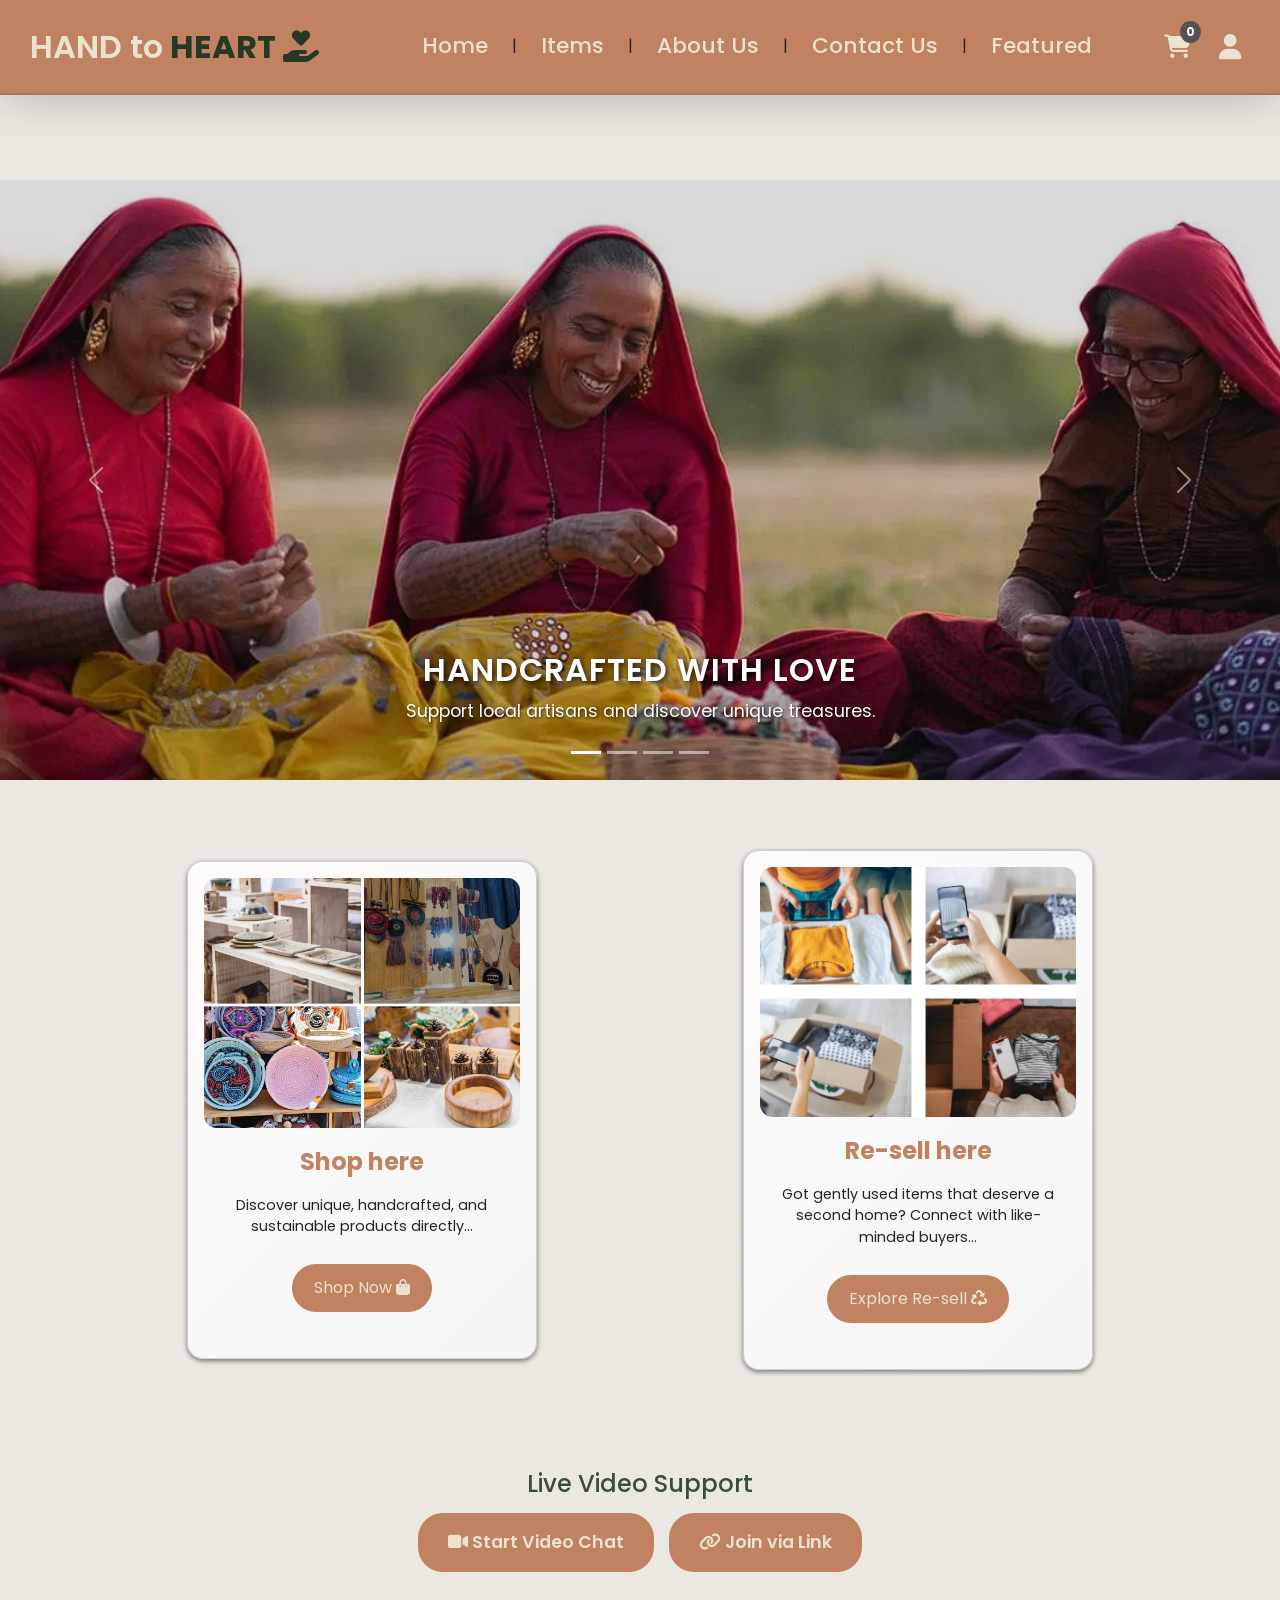
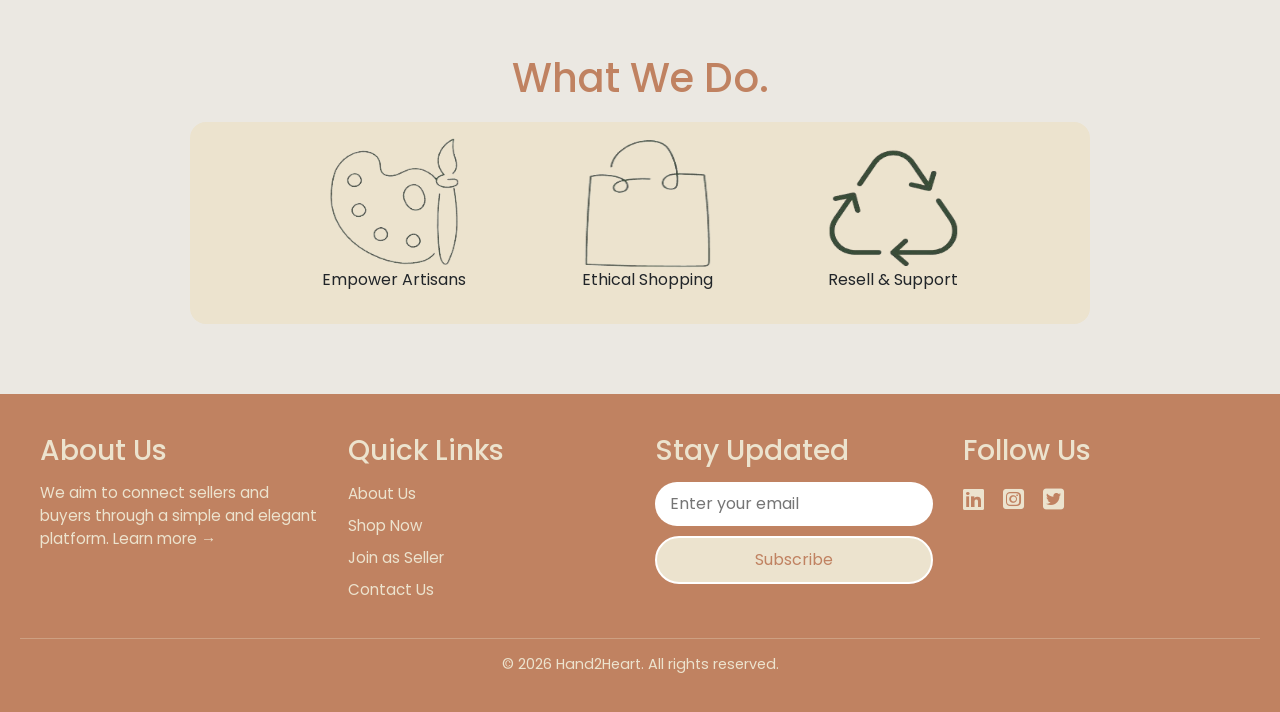
<file: frontend/index.html>
<!DOCTYPE html>
<html lang="en">
<head>
    <meta charset="UTF-8">
    <meta name="viewport" content="width=device-width, initial-scale=1.0">
    <title>Hand2Heart - Create. Empower. Connect.</title>
    <link rel="stylesheet" href="https://cdn.jsdelivr.net/npm/bootstrap@5.3.7/dist/css/bootstrap.min.css">
    <link rel="stylesheet" href="style.css">
    <link rel="stylesheet" href="https://cdnjs.cloudflare.com/ajax/libs/font-awesome/6.7.2/css/all.min.css">
    <link href="https://fonts.googleapis.com/css2?family=Poppins:wght@400;600&display=swap" rel="stylesheet">
</head>
<body class="index-page">
    <div class="navbar">
        <div class="logo">
            <span class="white">HAND to</span><span class="green"> HEART <i class="fa-solid fa-hand-holding-heart icon"></i></span>
        </div>
        <div class="nav-items">
            <ul>
                <li><a href="index.html">Home</a></li>
                <li>|</li>
                <li><a href="shop-now.html">Items</a></li>
                <li>|</li>
                <li><a href="about.html">About Us</a></li>
                <li>|</li>
                <li><a href="contact.html">Contact Us</a></li>
                <li>|</li>
                <li><a href="#">Featured</a></li>
            </ul>
        </div>
        <div class="nav-right">
            <div class="cart" onclick="window.location.href='cart.html'">
                <i class="fa-solid fa-cart-shopping"></i>
                <span id="cart-count">0</span>
            </div>
        
            <div id="guest-btn" class="login" onclick="openLogin()">
                <i class="fa-solid fa-user"></i>
            </div>
        
            <div id="user-menu-container" class="user-menu-wrap" style="display: none;">
                
                <div class="user-avatar" onclick="toggleUserMenu()">
                    <span id="user-initial">U</span>
                </div>
                
                <div id="user-dropdown" class="profile-dropdown">
                    <div class="dropdown-header">
                        <p id="menu-name">User Name</p>
                        <small id="menu-email">user@email.com</small>
                    </div>
                    <ul>
                        <li><a href="profile.html"><i class="fa-solid fa-id-badge"></i> My Profile</a></li>
                        <li><a href="orders.html"><i class="fa-solid fa-box-open"></i> Order History</a></li>
                        <li class="divider"></li>
                        <li><a href="#" onclick="logoutUser()"><i class="fa-solid fa-right-from-bracket"></i> Logout</a></li>
                    </ul>
                </div>
            </div>
        </div>
    </div>
    
    <div id="heroCarousel" class="carousel slide" data-bs-ride="carousel" data-bs-interval="2000">
        <div class="carousel-indicators">
            <button type="button" data-bs-target="#heroCarousel" data-bs-slide-to="0" class="active" aria-current="true" aria-label="Slide 1"></button>
            <button type="button" data-bs-target="#heroCarousel" data-bs-slide-to="1" aria-label="Slide 2"></button>
            <button type="button" data-bs-target="#heroCarousel" data-bs-slide-to="2" aria-label="Slide 3"></button>
            <button type="button" data-bs-target="#heroCarousel" data-bs-slide-to="3" aria-label="Slide 4"></button>
        </div>
    
        <div class="carousel-inner">
            <div class="carousel-item active">
                <img src="assets/artissan.png" class="d-block w-100 banner-img" alt="Artisan Craft">
                <div class="carousel-caption d-none d-md-block">
                    <h2>Handcrafted With Love</h2>
                    <p>Support local artisans and discover unique treasures.</p>
                </div>
            </div>
            <div class="carousel-item">
                <img src="assets/ecoo.jpeg" class="d-block w-100 banner-img" alt="Shop Sustainable">
                <div class="carousel-caption d-none d-md-block">
                    <h2>Shop Ethically</h2>
                    <p>Curated products that care for the planet.</p>
                </div>
            </div>
            <div class="carousel-item">
                <img src="assets/basket.jpeg" class="d-block w-100 banner-img" alt="Community Resell">
                <div class="carousel-caption d-none d-md-block">
                    <h2>Give Items a Second Life</h2>
                    <p>Join our re-sell community today.</p>
                </div>
            </div>
            <div class="carousel-item">
                <img src="assets/artisanhand.jpeg" class="d-block w-100 banner-img" alt="Home Decor">
                <div class="carousel-caption d-none d-md-block">
                    <h2>Connect Hand to Heart</h2>
                    <p>Building a sustainable future together.</p>
                </div>
            </div>
        </div>
    
        <button class="carousel-control-prev" type="button" data-bs-target="#heroCarousel" data-bs-slide="prev">
            <span class="carousel-control-prev-icon" aria-hidden="true"></span>
            <span class="visually-hidden">Previous</span>
        </button>
        <button class="carousel-control-next" type="button" data-bs-target="#heroCarousel" data-bs-slide="next">
            <span class="carousel-control-next-icon" aria-hidden="true"></span>
            <span class="visually-hidden">Next</span>
        </button>
    </div>

    <div class="main-content">
        <div class="user-type">
            <div class="shop-card card">
                <img src="assets/shop-img.jpg">
                <h4 class="card-head">Shop here</h4>
                <p class="card-para">Discover unique, handcrafted, and sustainable products directly...</p>
                <button class="btn btn-green user-type-btn" id="shop-now">Shop Now <i class="fa-solid fa-bag-shopping"></i></button>
            </div>

            <div class="resell-card card">
                <img src="assets/resell-img.jpg">
                <h4 class="card-head">Re-sell here</h4>
                <p class="card-para">Got gently used items that deserve a second home? Connect with like-minded buyers...</p>
                <button class="btn btn-green-outline user-type-btn" onclick="openResell()">Explore Re-sell <i class="fa-solid fa-recycle"></i></button>
            </div>
        </div>

        <div class="main-content">
            <div class="video-btn" style="margin-top: 30px; text-align: center;">
                <h4 style="color: #3A4D39; margin-bottom: 15px;">Live Video Support</h4>
                
                <div style="display: flex; gap: 15px; justify-content: center;">
                    <button class="btn btn-green user-type-btn" onclick="startVideoCall()">
                        <i class="fa-solid fa-video"></i> Start Video Chat
                    </button>
    
                    <button class="btn btn-green-outline user-type-btn" onclick="joinVideoCall()">
                        <i class="fa-solid fa-link"></i> Join via Link
                    </button>
                </div>
        </div>

        <div class="about-section">
            <h1 class="about-head">What We Do.</h1>
            <div class="about-main">
                <div class="about-img">
                    <img src="assets/about-logo-1.png">
                    <p>Empower Artisans</p>
                </div>
                <div class="about-img">
                    <img src="assets/about-logo-2.png">
                    <p>Ethical Shopping</p>
                </div>
                <div class="about-img">
                    <img src="assets/about-logo-3.png">
                    <p>Resell & Support</p>
                </div>
            </div>
        </div>
    </div>

    <div id="loginModal" class="login-modal">
        <div class="login-card">
            <h3>Login</h3>
            <input type="email" id="modalUsername" placeholder="Email" />
            <input type="password" id="modalPassword" placeholder="Password" />
            <div id="modalError" class="error"></div>
            <button onclick="validateModalLogin()">Login</button>
            <button class="sign-in-btn" onclick="window.location.href='register.html'; closeLogin()">Sign Up</button>
            <button class="close-btn" onclick="closeLogin()">Close</button>
        </div>
    </div>

    <div id="cartModal" class="login-modal">
        <div class="modal-card"></div>
    </div>
    
    <div id="checkoutModal" class="login-modal">
        <div class="login-card">
            <div id="checkoutForm"></div>
        </div>
    </div>

    <footer class="site-footer">
        <div class="footer-container">
            <div class="footer-section">
                <h3>About Us</h3>
                <p>We aim to connect sellers and buyers through a simple and elegant platform. 
                    <a href="about.html">Learn more →</a>
                </p>
            </div>

            <div class="footer-section">
                <h3>Quick Links</h3>
                <ul>
                    <li><a href="about.html">About Us</a></li>
                    <li><a href="shop-now.html">Shop Now</a></li>
                    <li><a href="#" onclick="openSeller()">Join as Seller</a></li>
                    <li><a href="contact.html" onclick="openContact()">Contact Us</a></li>
                </ul>
            </div>

            <div class="footer-section"> 
                <h3>Stay Updated</h3>
                <form id="newsletterForm">
                    <input type="email" placeholder="Enter your email" required>
                    <button type="submit">Subscribe</button>
                    <p id="newsletterMsg"></p>
                </form>
            </div>

            <div class="footer-section">
                <h3>Follow Us</h3>
                <div class="social-links">
                    <a href="#"><i class="fa-brands fa-linkedin"></i></a>
                    <a href="#"><i class="fa-brands fa-square-instagram"></i></a>
                    <a href="#"><i class="fa-brands fa-square-twitter"></i></a>
                </div>
            </div>
        </div>

        <div class="footer-bottom">
            <p>© 2026 Hand2Heart. All rights reserved.</p>
        </div>
    </footer>

    <script src="https://cdn.jsdelivr.net/npm/bootstrap@5.3.7/dist/js/bootstrap.bundle.min.js"></script>
    <script src="script.js"></script>
    
    <script>
        // 1. START CALL (For Sellers Only)
        function startVideoCall() {
            // A. Check if user is logged in
            const userJson = localStorage.getItem('user');
            const user = userJson ? JSON.parse(userJson) : null;

            if (!user) {
                alert("🔒 Login Required\n\nPlease log in to access the seller dashboard.");
                if(typeof openLogin === 'function') openLogin(); // Opens your login modal
                return;
            }

            // B. Check if user is a SELLER
            if (user.role !== 'seller' && user.role !== 'admin') {
                alert("🚫 Access Denied\n\nOnly registered sellers can START a new video call.\n\nIf you are a customer, please wait for the seller to send you a link and click 'Join via Link'.");
                return;
            }

            // C. Generate Room ID & Link
            const roomId = 'call-' + Date.now();
            const callUrl = `${window.location.origin}/video-chat.html?room=${roomId}`;

            // D. Open the Video Window Immediately
            window.open(callUrl, '_blank');
        }

        // 2. JOIN CALL (For Customers)
        function joinVideoCall() {
            // A. Check login (Optional: Remove this if you want guests to join)
            const userJson = localStorage.getItem('user');
            if (!userJson) {
                alert("🔒 Login Required\n\nPlease log in to join the call.");
                if(typeof openLogin === 'function') openLogin();
                return;
            }

            // B. Ask for the Link
            const link = prompt("Paste the Invite Link sent by the seller:");

            // C. Validate and Open
            if (link) {
                if (link.includes("video-chat.html")) {
                    window.open(link, '_blank');
                } else {
                    alert("❌ Invalid Link\n\nPlease enter a valid Hand2Heart video link.");
                }
            }
        }
    </script>

</body>
</html>
</file>
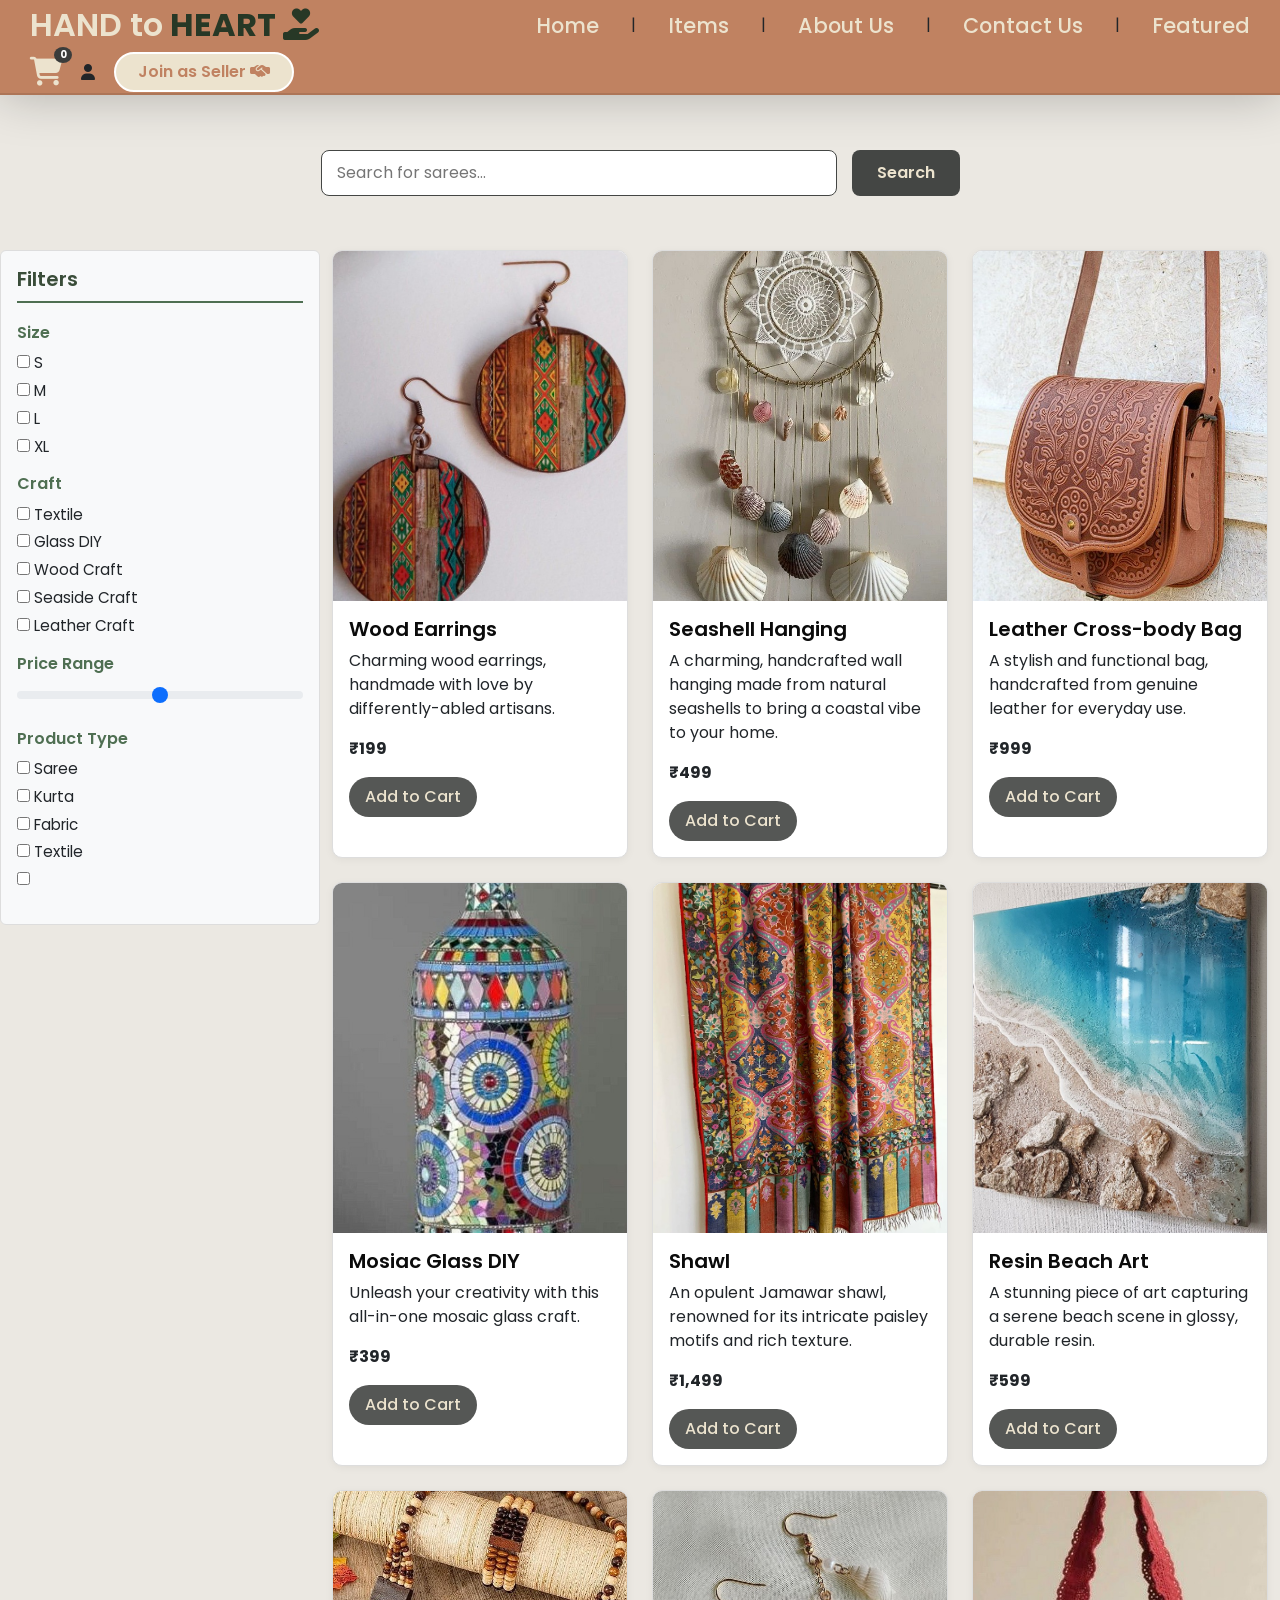
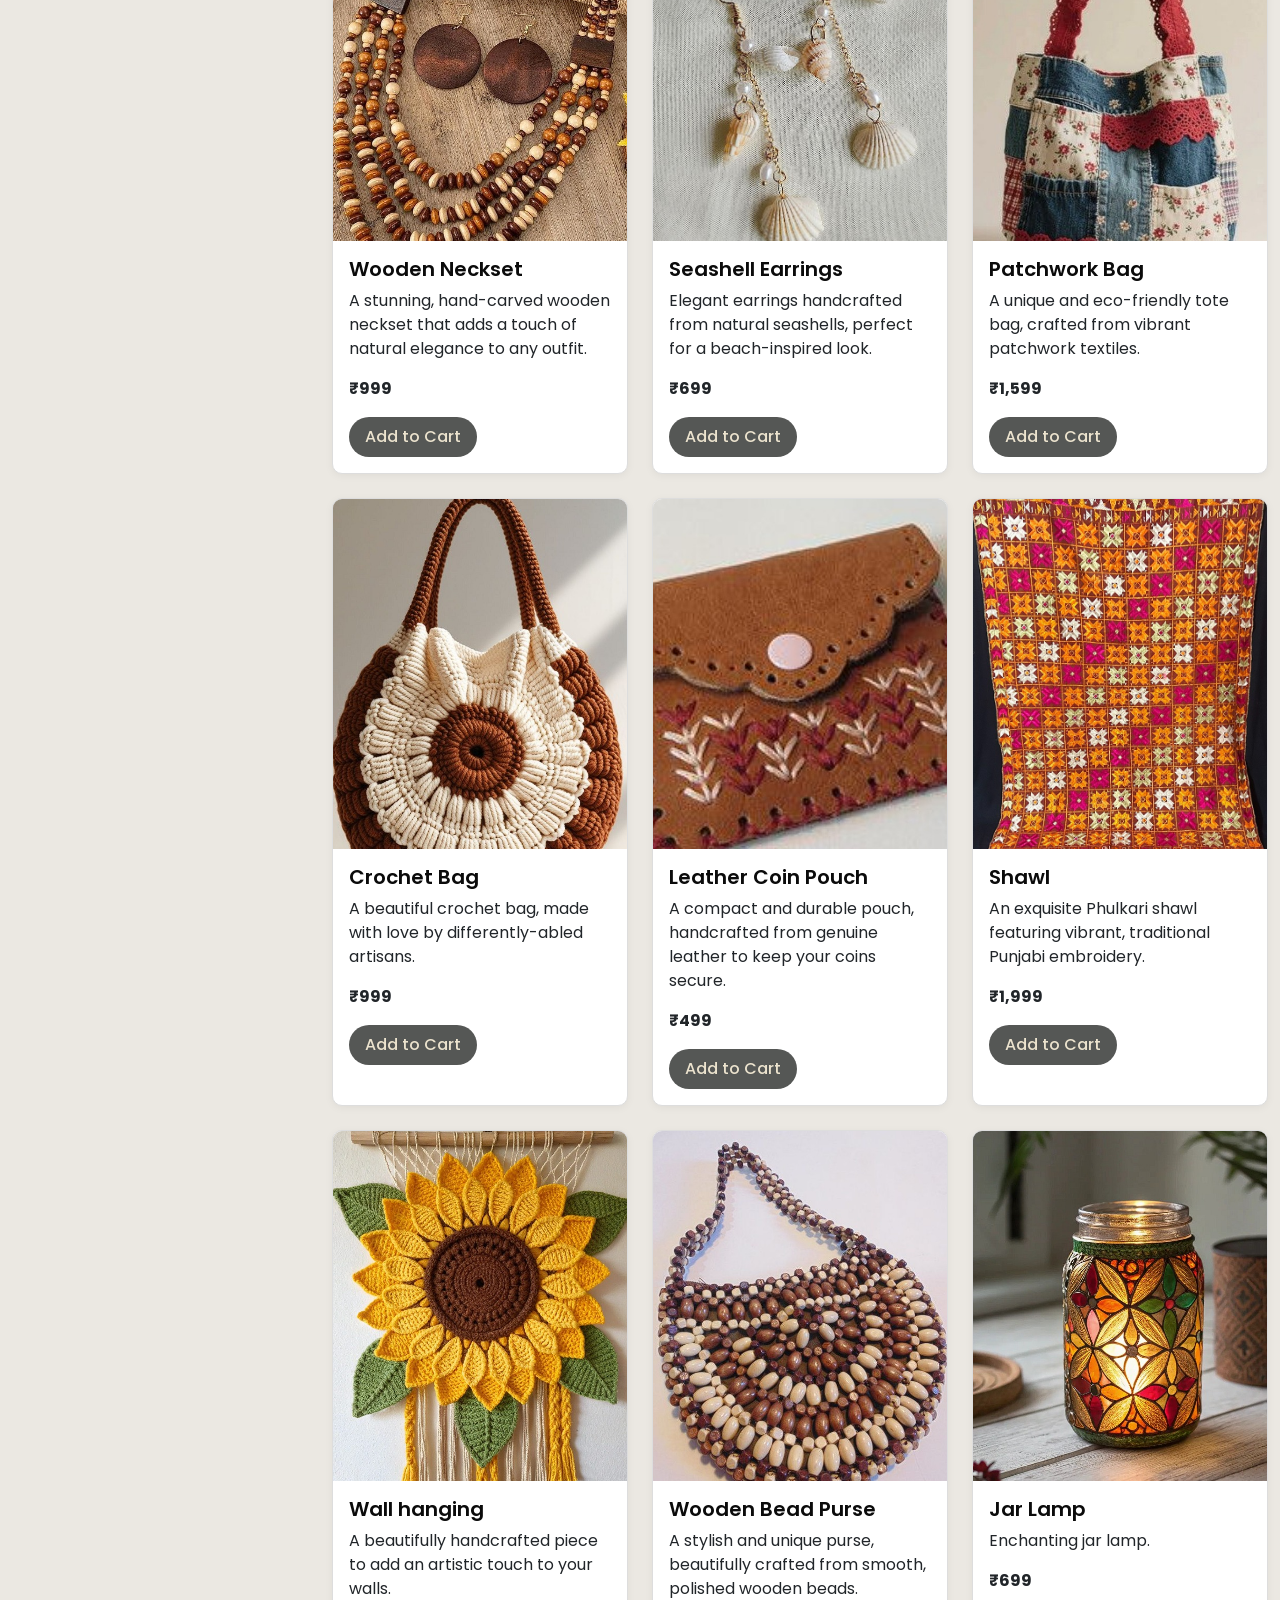
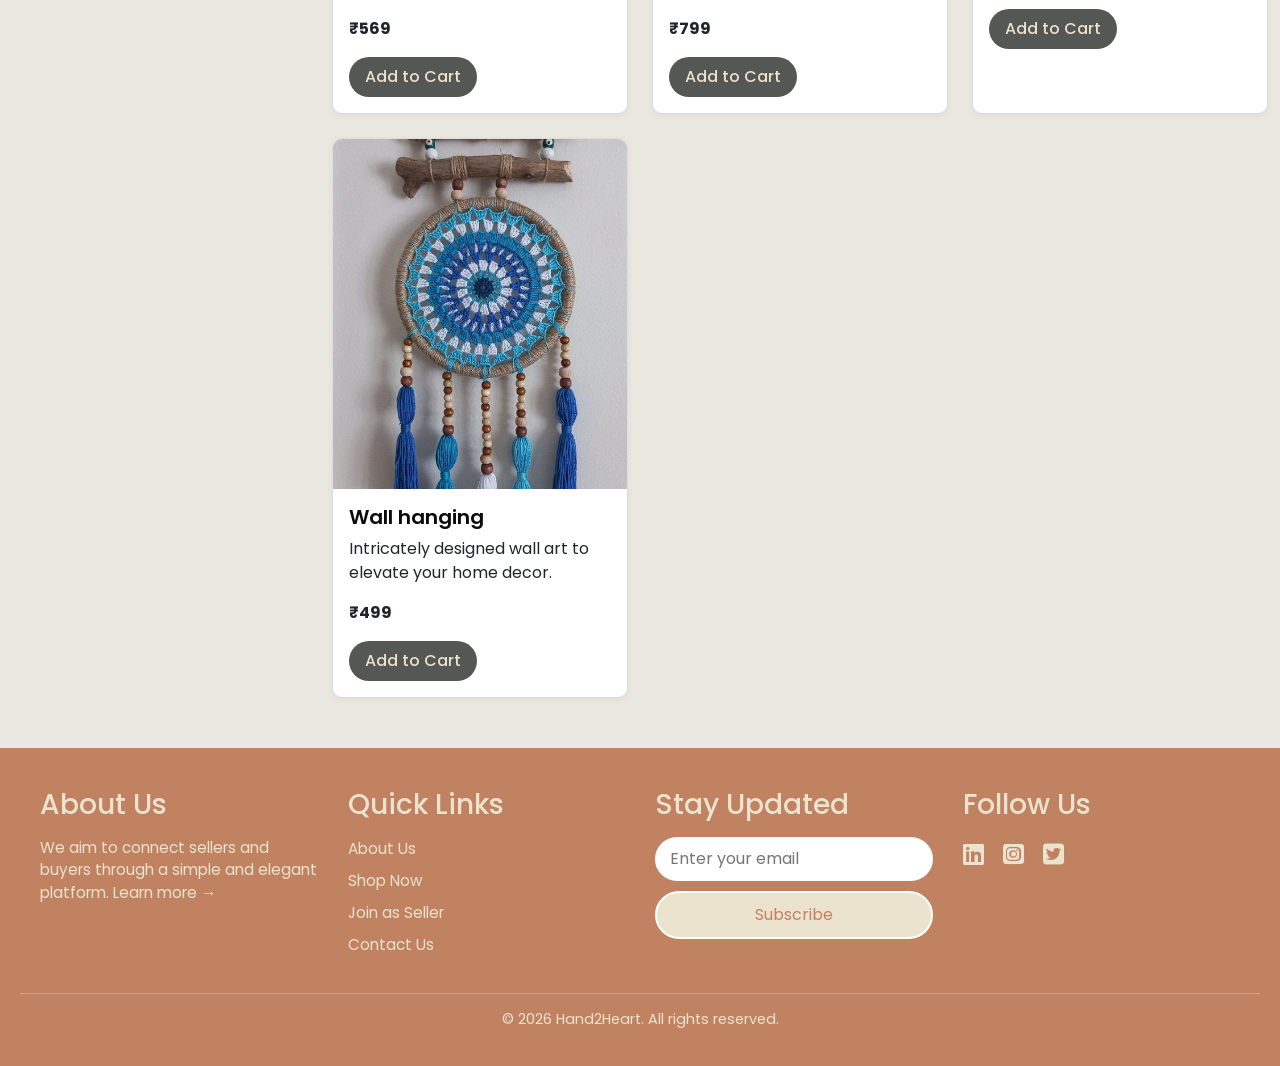
<file: frontend/artifacts.html>
<!DOCTYPE html>
<html lang="en">
<head>
  <meta charset="UTF-8">
  <meta name="viewport" content="width=device-width, initial-scale=1.0">
  <title>Hand2Heart - Artifacts "Explore amazing handmade Artifacts"</title>

  <link href="https://cdn.jsdelivr.net/npm/bootstrap@5.3.2/dist/css/bootstrap.min.css" rel="stylesheet">
  
  <link rel="stylesheet" href="https://cdnjs.cloudflare.com/ajax/libs/font-awesome/6.7.2/css/all.min.css">

  <link href="https://fonts.googleapis.com/css2?family=Poppins:wght@400;600&display=swap" rel="stylesheet">

  <link rel="stylesheet" href="products.css">
</head>
<body class="shop-body">

  <div class="navbar">
        <div class="logo">
            <span class="white">HAND to</span><span class="green"> HEART <i class="fa-solid fa-hand-holding-heart icon"></i></span>
        </div>
        <div class="nav-items">
            <ul>
                <li><a href="shop-now.html">Home</a></li>
                <li>|</li>
                <li><a href="#">Items</a></li>
                <li>|</li>
                <li><a href="#">About Us</a></li>
                <li>|</li>
                <li><a href="contact.html" onclick="openContact()">Contact Us</a></li>
                <li>|</li>
                <li><a href="#">Featured</a></li>
            </ul>
        </div>
        <div class="nav-right">
    <div class="cart" onclick="window.location.href='cart.html'">
        <i class="fa-solid fa-cart-shopping"></i>
        <span id="cart-count">0</span>
    </div>

    <div id="guest-btn" class="login" onclick="openLogin()">
        <i class="fa-solid fa-user"></i>
    </div>

    <div id="user-menu-container" class="user-menu-wrap" style="display: none;">
        <div class="user-avatar" onclick="toggleUserMenu()">
            <span id="user-initial">U</span>
        </div>

        <div id="user-dropdown" class="profile-dropdown">
            <div class="dropdown-header">
                <p id="menu-name">User Name</p>
                <small id="menu-email">user@email.com</small>
            </div>
            <ul>
                <li><a href="profile.html"><i class="fa-solid fa-id-badge"></i> My Profile</a></li>
                <li><a href="orders.html"><i class="fa-solid fa-box-open"></i> Order History</a></li>
                <li class="divider"></li>
                <li><a href="#" onclick="logoutUser()"><i class="fa-solid fa-right-from-bracket"></i> Logout</a></li>
            </ul>
        </div>
    </div>

    <div class="sell-btn">
        <button class="btn btn-green-outline" onclick="openSeller()">
            Join as Seller <i class="fa-solid fa-handshake-simple"></i>
        </button>
    </div>
</div>

    </div>

    <div class="shop-search">
      <input type="text" id="searchInput" placeholder="Search for sarees...">
      
      <button onclick="searchProducts()">Search</button>
  </div>

  <div id="loginModal" class="login-modal">
        <div class="login-card">
            <h3>Login</h3>
            <input type="email" id="modalUsername" placeholder="Email" />
            <input type="password" id="modalPassword" placeholder="Password" />
            <div id="modalError" class="error"></div>
            <button onclick="validateModalLogin()">Login</button>
            
            <button 
                class="sign-in-btn" 
                onclick="window.location.href='register.html'; closeLogin()"
            >
                Sign In
            </button>
            <button class="close-btn" onclick="closeLogin()">Close</button>
        </div>
    </div>
    <div id="sellerModal" class="login-modal">
        <div class="modal-card"></div>
    </div>
    
    <div id="checkoutModal" class="login-modal">
        <div class="login-card">
            <div id="checkoutForm"></div>
        </div>
    </div>


  <div class="container-fluid mt-4"> 
    <div class="row">
      
      <aside class="col-md-3 p-3 bg-light rounded">
        <h5>Filters</h5>

        <h6>Size</h6>
        <ul class="list-unstyled">
          <li><input type="checkbox"> S</li>
          <li><input type="checkbox"> M</li>
          <li><input type="checkbox"> L</li>
          <li><input type="checkbox"> XL</li>
        </ul>

        <h6>Craft</h6>
        <ul class="list-unstyled">
          <li><input type="checkbox"> Textile</li>
          <li><input type="checkbox"> Glass DIY</li>
          <li><input type="checkbox"> Wood Craft</li>
          <li><input type="checkbox"> Seaside Craft</li>
          <li><input type="checkbox"> Leather Craft</li>
        </ul>

        <h6>Price Range</h6>
        <input type="range" class="form-range" min="1000" max="10000" step="500">

        <h6>Product Type</h6>
        <ul>
          <li><input type="checkbox"> Saree</li>
          <li><input type="checkbox"> Kurta</li>
          <li><input type="checkbox"> Fabric</li>
          <li><input type="checkbox"> Textile</li>
          <li><input type="checkbox"> </li>
        </ul>
      </aside>

      <main class="col-md-9">
        <div class="row row-cols-1 row-cols-md-3 g-4" id="product-grid">
          
          <div class="col">
            <div class="card h-100">
              <img src="assets/wood1-img.jpg" class="card-img-top" alt="Handmade Wood Earrings">
              <div class="card-body">
                <h5 class="card-title">Wood Earrings</h5>
                <p class="card-text">Charming wood earrings, handmade with love by differently-abled artisans.</p>
                <p class="fw-bold">₹199</p>
                <button class="btn-green" data-product-id="woodearrings1" data-title="Handmade Wood Earrings" data-price="199" data-image-url="../assets/wood1-img.jpg">Add to Cart</button>
              </div>
            </div>
          </div>

          <div class="col">
            <div class="card h-100">
              <img src="assets/seashell2-img.jpg" class="card-img-top" alt="Seashell Hanging">
              <div class="card-body">
                <h5 class="card-title">Seashell Hanging</h5>
                <p class="card-text">A charming, handcrafted wall hanging made from natural seashells to bring a coastal vibe to your home.</p>
                <p class="fw-bold">₹499</p>
                <button class="btn-green" data-product-id="seashell2" data-title="Seashell Hanging" data-price="499" data-image-url="../assets/seashell2-img.jpg">Add to Cart</button>
              </div>
            </div>
          </div>

          <div class="col">
            <div class="card h-100">
              <img src="assets/leather2-img.jpg" class="card-img-top" alt="Leather Cross-body Bag">
              <div class="card-body">
                <h5 class="card-title">Leather Cross-body Bag</h5>
                <p class="card-text">A stylish and functional bag, handcrafted from genuine leather for everyday use.</p>
                <p class="fw-bold">₹999</p>
                <button class="btn-green" data-product-id="leatherbag2" data-title="Leather Cross-body Bag" data-price="999" data-image-url="../assets/leather2-img.jpg">Add to Cart</button>
              </div>
            </div>
          </div>

          <div class="col">
            <div class="card h-100">
              <img src="assets/glass_diy1-img.jpg" class="card-img-top" alt="Mosaic Glass DIY Kit">
              <div class="card-body">
                <h5 class="card-title">Mosiac Glass DIY</h5>
                <p class="card-text">Unleash your creativity with this all-in-one mosaic glass craft.</p>
                <p class="fw-bold">₹399</p>
                <button class="btn-green" data-product-id="glass1" data-title="Mosiac Glass DIY" data-price="399" data-image-url="../assets/glass_diy1-img.jpg">Add to Cart</button>
              </div>
            </div>
          </div>

          <div class="col">
            <div class="card h-100">
              <img src="assets/shawl1-img.jpg" class="card-img-top" alt="Jamawar Shawl">
              <div class="card-body">
                <h5 class="card-title">Shawl</h5>
                <p class="card-text">An opulent Jamawar shawl, renowned for its intricate paisley motifs and rich texture.</p>
                <p class="fw-bold">₹1,499</p>
                <button class="btn-green" data-product-id="shawl1" data-title="Jamawar Shawl" data-price="1499" data-image-url="../assets/shawl1-img.jpg">Add to Cart</button>
              </div>
            </div>
          </div>

          <div class="col">
            <div class="card h-100">
              <img src="assets/seashell3-img.jpg" class="card-img-top" alt="Resin Beach Art">
              <div class="card-body">
                <h5 class="card-title">Resin Beach Art</h5>
                <p class="card-text">A stunning piece of art capturing a serene beach scene in glossy, durable resin.</p>
                <p class="fw-bold">₹599</p>
                <button class="btn-green" data-product-id="resinart1" data-title="Resin Beach Art" data-price="599" data-image-url="../assets/seashell3-img.jpg">Add to Cart</button>
              </div>
            </div>
          </div>

          <div class="col">
            <div class="card h-100">
              <img src="assets/wood3-img.jpg" class="card-img-top" alt="Wooden Neckset">
              <div class="card-body">
                <h5 class="card-title">Wooden Neckset</h5>
                <p class="card-text">A stunning, hand-carved wooden neckset that adds a touch of natural elegance to any outfit.</p>
                <p class="fw-bold">₹999</p>
                <button class="btn-green" data-product-id="woodneckset1" data-title="Wooden Neckset" data-price="999" data-image-url="../assets/wood3-img.jpg">Add to Cart</button>
              </div>
            </div>
          </div>

          <div class="col">
            <div class="card h-100">
              <img src="assets/seashell1-img.jpg" class="card-img-top" alt="Seashell Earrings">
              <div class="card-body">
                <h5 class="card-title">Seashell Earrings</h5>
                <p class="card-text">Elegant earrings handcrafted from natural seashells, perfect for a beach-inspired look.</p>
                <p class="fw-bold">₹699</p>
                <button class="btn-green" data-product-id="seashell1" data-title="Seashell Earrings" data-price="699" data-image-url="../assets/seashell1-img.jpg">Add to Cart</button>
              </div>
            </div>
          </div>

          <div class="col">
            <div class="card h-100">
              <img src="assets/patchwork_bag-img.jpg" class="card-img-top" alt="Patchwork Bag">
              <div class="card-body">
                <h5 class="card-title">Patchwork Bag</h5>
                <p class="card-text">A unique and eco-friendly tote bag, crafted from vibrant patchwork textiles.</p>
                <p class="fw-bold">₹1,599</p>
                <button class="btn-green" data-product-id="bag1" data-title="Patchwork Bag" data-price="1599" data-image-url="../assets/patchwork_bag-img.jpg">Add to Cart</button>
              </div>
            </div>
          </div>

          <div class="col">
            <div class="card h-100">
              <img src="assets/crocbag-img.jpg" class="card-img-top" alt="Folk art wood jewelry">
              <div class="card-body">                               
                <h5 class="card-title">Crochet Bag</h5>
                <p class="card-text">A beautiful crochet bag, made with love by differently-abled artisans.</p>
                <p class="fw-bold">₹999</p>
                <button class="btn-green" data-product-id="crochetbag1" data-title="Crochet Bag" data-price="999" data-image-url="../assets/crochet_bag-img.jpg">Add to Cart</button>
              </div>
            </div>
          </div>

          <div class="col">
            <div class="card h-100">
              <img src="assets/leather1-img.jpg" class="card-img-top" alt="Leather Coin Pouch">
              <div class="card-body">
                <h5 class="card-title">Leather Coin Pouch</h5>
                <p class="card-text">A compact and durable pouch, handcrafted from genuine leather to keep your coins secure.</p>
                <p class="fw-bold">₹499</p>
                <button class="btn-green" data-product-id="leatherpouch1" data-title="Leather Coin Pouch" data-price="499" data-image-url="../assets/leather1-img.jpg">Add to Cart</button>
              </div>
            </div>
          </div>

          <div class="col">
            <div class="card h-100">
              <img src="assets/shawl2-img.jpg" class="card-img-top" alt="Phulkari Shawl">
              <div class="card-body">
                <h5 class="card-title">Shawl</h5>
                <p class="card-text">An exquisite Phulkari shawl featuring vibrant, traditional Punjabi embroidery.</p>
                <p class="fw-bold">₹1,999</p>
                <button class="btn-green" data-product-id="shawl2" data-title="Shawl" data-price="1999" data-image-url="../assets/shawl2-img.jpg">Add to Cart</button>
              </div>
            </div>
          </div>


          <div class="col">
            <div class="card h-100">
              <img src="assets/wallhanging-img.jpg" class="card-img-top" alt="Handcrafted Wall Hanging">
              <div class="card-body">
                <h5 class="card-title">Wall hanging</h5>
                <p class="card-text">A beautifully handcrafted piece to add an artistic touch to your walls.</p>
                <p class="fw-bold">₹569</p>
                <button class="btn-green" data-product-id="wall-hanging1" data-title="Wall Hanging" data-price="569" data-image-url="../assets/wallhanging-img.jpg">Add to Cart</button>
              </div>
            </div>
          </div>

          <div class="col">
            <div class="card h-100">
              <img src="assets/wood2-img.jpg" class="card-img-top" alt="Wood Bead Purse">
              <div class="card-body">
                <h5 class="card-title">Wooden Bead Purse</h5>
                <p class="card-text">A stylish and unique purse, beautifully crafted from smooth, polished wooden beads.</p>
                <p class="fw-bold">₹799</p>
                <button class="btn-green" data-product-id="woodpurse1" data-title="Wood Bead Purse" data-price="799" data-image-url="../assets/wood2-img.jpg">Add to Cart</button>
              </div>
            </div>
          </div>

          <div class="col">
            <div class="card h-100">
              <img src="assets/glass_diy2-img.jpg" class="card-img-top" alt="Jar Glass DIY">
              <div class="card-body">
                <h5 class="card-title">Jar Lamp</h5>
                <p class="card-text">Enchanting jar lamp.</p>
                <p class="fw-bold">₹699</p>
                <button class="btn-green" data-product-id="lamp1" data-title="Jar Lamp" data-price="699" data-image-url="../assets/glass_diy2-img.jpg">Add to Cart</button>
              </div>
            </div>
          </div>

          <div class="col">
            <div class="card h-100">
              <img src="assets/wallhanging2-img.jpg" class="card-img-top" alt="Artisanal Wall Hanging">
              <div class="card-body">
                <h5 class="card-title">Wall hanging</h5>
                <p class="card-text">Intricately designed wall art to elevate your home decor.</p>
                <p class="fw-bold">₹499</p>
                <button class="btn-green" data-product-id="wallhanging2" data-title="Wall Hanging" data-price="499" data-image-url="../assets/wallhanging2-img.jpg">Add to Cart</button>
              </div>
            </div>
          </div>

        </div>
      </main>
    </div>
  </div>

  <footer class="site-footer">
        <div class="footer-container">

            <div class="footer-section">
            <h3>About Us</h3>
            <p>We aim to connect sellers and buyers through a simple and elegant platform. 
                <a href="about.html">Learn more →</a>
            </p>
            </div>

            <div class="footer-section">
            <h3>Quick Links</h3>
            <ul>
                <li><a href="#about-section">About Us</a></li>
                <li><a href="shop-now.html">Shop Now</a></li>
                <li><a href="#" onclick="openSeller()">Join as Seller</a></li>
                <li><a href="#" onclick="openContact()">Contact Us</a></li>
            </ul>
            </div>

            <div class="footer-section">
            <h3>Stay Updated</h3>
            <form id="newsletterForm">
                <input type="email" placeholder="Enter your email" required>
                <button type="submit">Subscribe</button>
                <p id="newsletterMsg"></p>
            </form>
            </div>

            <div class="footer-section">
            <h3>Follow Us</h3>
            <div class="social-links">
                <a href="#"><i class="fa-brands fa-linkedin"></i></a>
                <a href="#"><i class="fa-brands fa-square-instagram"></i></a>
                <a href="#"><i class="fa-brands fa-square-twitter"></i></a>
            </div>
            </div>

        </div>

        <div class="footer-bottom">
            <p>© 2026 Hand2Heart. All rights reserved.</p>
        </div>
    </footer>

  <script src="https://cdn.jsdelivr.net/npm/bootstrap@5.3.2/dist/js/bootstrap.bundle.min.js"></script>

  <script src="script.js"></script>
  <script>
    const BACKEND_URL = ''; // Add your backend URL here if needed
    
    document.addEventListener('DOMContentLoaded', () => {
      const productGrid = document.getElementById('product-grid');
      
      async function fetchAndRenderProducts(category) {
          if (!productGrid) return;
          try {
              const response = await fetch(BACKEND_URL + `/api/product/${category}`);
              const data = await response.json();

              if (response.ok && data.products && data.products.length > 0) {
                  data.products.forEach(product => {
                      const productCardHtml = `
                          <div class="col">
                              <div class="card h-100">
                                  <img src="/${product.imageUrl}" class="card-img-top" alt="${product.title}">
                                  <div class="card-body">
                                      <h5 class="card-title">${product.title} (New!)</h5>
                                      <p class="card-text">${product.description || 'No description provided.'}</p>
                                      <p class="fw-bold">₹${product.price.toFixed(2)}</p>
                                      <button 
                                          class="btn-green" 
                                          data-product-id="${product._id}" 
                                          data-title="${product.title}" 
                                          data-price="${product.price}"
                                          data-image-url="/${product.imageUrl.replace(/\\/g, '/')}"
                                      >
                                          Add to Cart
                                      </button>
                                  </div>
                              </div>
                          </div>
                      `;
                      
                      const tempDiv = document.createElement('div');
                      tempDiv.innerHTML = productCardHtml.trim();
                      const newProductCard = tempDiv.firstChild;

                      // Randomly insert the new product card among the existing ones
                      const existingCount = productGrid.children.length;
                      const randomIndex = Math.floor(Math.random() * (existingCount + 1));

                      if (existingCount > 0 && randomIndex < existingCount) {
                          productGrid.insertBefore(newProductCard, productGrid.children[randomIndex]);
                      } else {
                          productGrid.appendChild(newProductCard);
                      }
                  });

                  // ✨ RE-TRIGGER SEARCH: This ensures new items are hidden/shown 
                  // based on what is currently typed in the search bar.
                  if (typeof searchProducts === 'function') {
                      searchProducts();
                  }

              } else if (response.ok && data.products && data.products.length === 0) {
                    console.log('No dynamic products found for this category.');
              } else {
                  console.error('Failed to load dynamic products:', data.message || 'Server error.');
              }
          } catch (err) {
              console.error('Network Error:', err);
          }
      }
      
      // Set the category based on the current page file name
      const pathParts = window.location.pathname.split('/');
      const fileName = pathParts[pathParts.length - 1];
      const pageName = fileName.split('.')[0];
      
      if (['saree', 'artifacts', 'lifestyle'].includes(pageName)) {
          fetchAndRenderProducts(pageName); 
      }
    });
  </script>
</body>
</html>
</file>
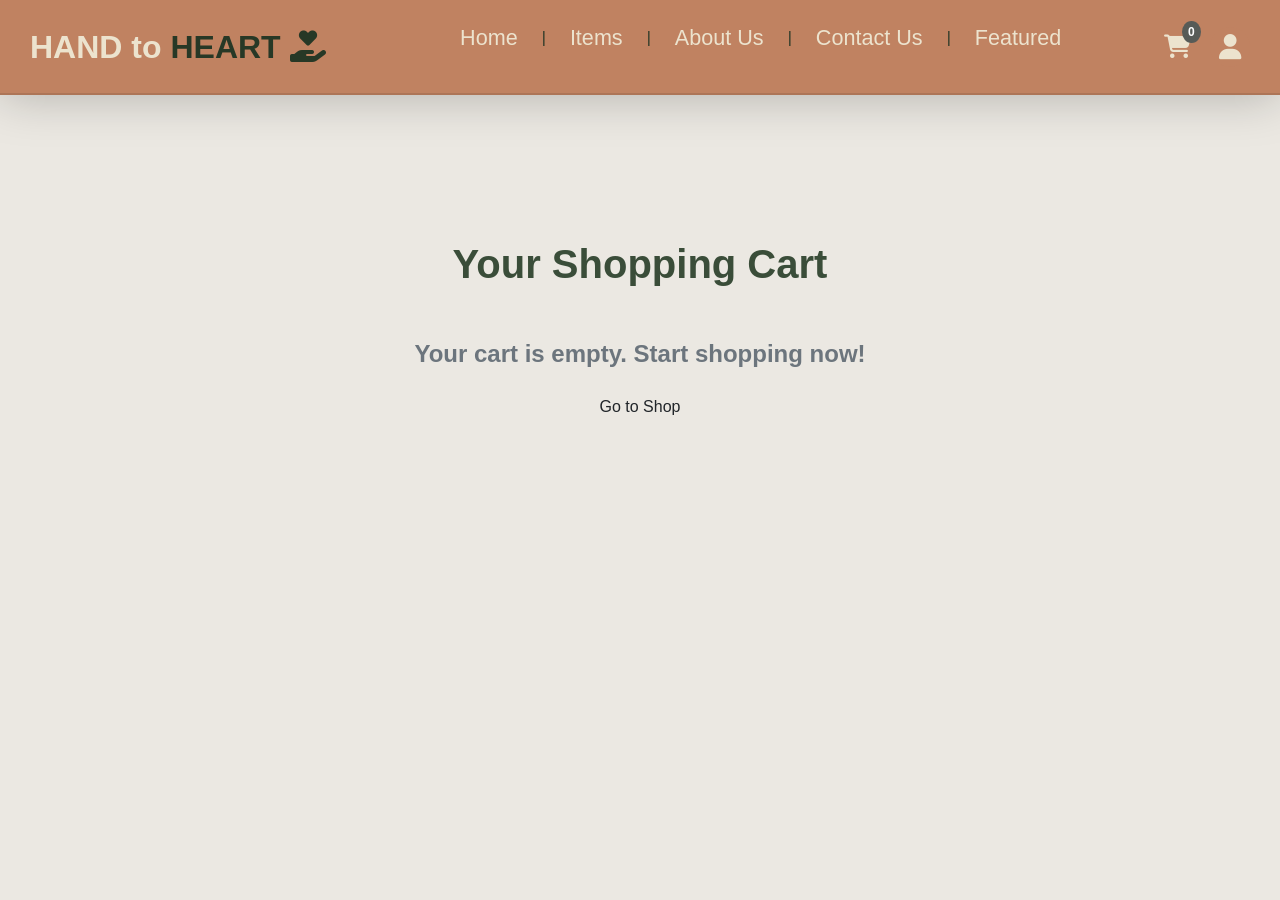
<file: frontend/cart.html>
<!DOCTYPE html>
<html lang="en">
<head>
    <meta charset="UTF-8">
    <meta name="viewport" content="width=device-width, initial-scale=1.0">
    <title>Your Shopping Cart</title>
    <link rel="stylesheet" href="https://cdn.jsdelivr.net/npm/bootstrap@5.3.7/dist/css/bootstrap.min.css">
    <link rel="stylesheet" href="shop.css"> 
    <link rel="stylesheet" href="https://cdnjs.cloudflare.com/ajax/libs/font-awesome/6.7.2/css/all.min.css">
    <style>
        * {
            font-family: 'Poppins', sans-serif;
            margin: 0;
            padding: 0;
        }

        .cart-page-container {
            max-width: 900px;
            margin: 50px auto;
            padding: 20px;
            margin-top: 100px;
        }
        .cart-item {
            display: flex;
            align-items: center;
            justify-content: space-between;
            padding: 10px 0;
            border-bottom: 1px solid #eee;
        }
        .cart-item-details {
            display: flex;
            align-items: center;
            flex-grow: 1;
        }
        .cart-item-image {
            width: 60px;
            height: 60px;
            object-fit: cover;
            margin-right: 15px;
            border-radius: 4px;
        }

        .text-center {
            color: #3A4D39;
            font-weight: 600;
        }

        .item-title {
            font-weight: 600;
            color: #3A4D39;
        }
        .item-price {
            min-width: 80px;
            text-align: right;
            font-weight: bold;
        }
        .item-qty-control {
            display: flex;
            align-items: center;
            margin: 0 20px;
        }
        .item-qty-control input {
            width: 40px;
            text-align: center;
            margin: 0 5px;
        }
        .remove-btn {
            background: none;
            border: none;
            color: #d9534f;
            cursor: pointer;
            font-size: 1.2em;
            padding: 0 10px;
        }
        .total-section {
            display: flex;
            justify-content: flex-end;
            margin-top: 20px;
            font-size: 1.5em;
            font-weight: bold;
        }
        .btn-checkout {
            background-color: #C08261;
            color: white;
            border: none;
            padding: 10px 20px;
            margin-top: 15px;
            margin-left: 20px;
            display: block;
            width: 100%;
            font-size: 1.2em;
            border-radius: 20px;
        }
    </style>
</head>
<body class="shop-body">
    <div class="navbar">
        <div class="logo">
            <span class="white">HAND to</span><span class="green"> HEART <i class="fa-solid fa-hand-holding-heart icon"></i></span>
        </div>
        <div class="nav-items">
            <ul>
                <li><a href="index.html">Home</a></li>
                <li>|</li>
                <li><a href="#">Items</a></li>
                <li>|</li>
                <li><a href="about.html">About Us</a></li>
                <li>|</li>
                <li><a href="contact.html">Contact Us</a></li>
                <li>|</li>
                <li><a href="#">Featured</a></li>
            </ul>
        </div>
        <div class="nav-right">
            <div class="cart" onclick="window.location.href='cart.html'">
                <i class="fa-solid fa-cart-shopping"></i>
                <span id="cart-count">0</span>
            </div>
            <div class="login" onclick="openLogin()"><i class="fa-solid fa-user"></i></div>
            <!-- <div class="sell-btn"><button class="btn btn-green-outline" onclick="openSeller()">Join as Seller <i class="fa-solid fa-handshake-simple"></i></button></div> -->
        </div>
    </div>  
    
    <div class="cart-page-container">
        <h1 class="text-center mb-4">Your Shopping Cart</h1>
        <div id="cartItemsList">
            </div>

        <div id="cartEmptyMessage" class="text-center mt-5" style="display:none;">
            <p style="font-size: 1.5em; color: #6C757D;">Your cart is empty. Start shopping now!</p>
            <button class="btn btn-green" onclick="window.location.href='shop-now.html'">Go to Shop</button>
        </div>

        <div id="cartSummary">
            <div class="total-section">
                <span>Subtotal:</span> <span id="cartSubtotal">₹0.00</span>
            </div>
            <button class="btn-checkout" onclick="openCheckoutModal()">Proceed to Checkout</button>
        </div>
    </div>
    
    <div id="checkoutModal" class="login-modal">
        <div class="login-card">
            <div id="checkoutForm">
                </div>
        </div>
    </div>
    <script src="script.js"></script>
    <script>
        // Directly call the render function for the cart page on load
        document.addEventListener('DOMContentLoaded', () => {
             renderCartPage(); 
        });
    </script>
</body>
</html>
</file>
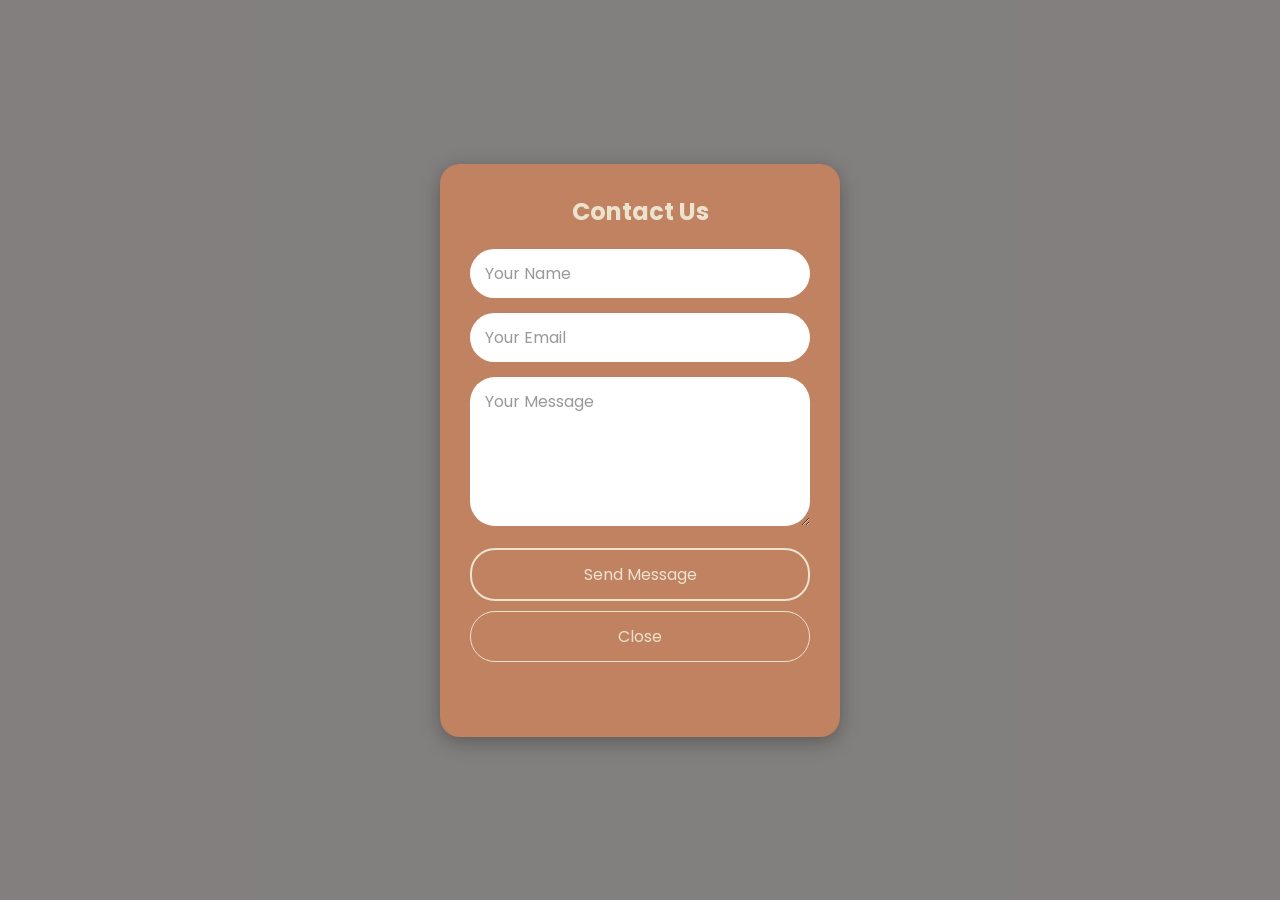
<file: frontend/contact.html>
<!DOCTYPE html>
<html lang="en">
<head>
    <meta charset="UTF-8">
    <meta name="viewport" content="width=device-width, initial-scale=1.0">
    <title>Hand2Heart - Contact_us</title>
    <link rel="stylesheet" href="style.css">
    <link rel="stylesheet" href="https://cdnjs.cloudflare.com/ajax/libs/font-awesome/6.7.2/css/all.min.css" integrity="sha512-Evv84Mr4kqVGRNSgIGL/F/aIDqQb7xQ2vcrdIwxfjThSH8CSR7PBEakCr51Ck+w+/U6swU2Im1vVX0SVk9ABhg==" crossorigin="anonymous" referrerpolicy="no-referrer" />
    <link href="https://fonts.googleapis.com/css2?family=Poppins:wght@400;600&display=swap" rel="stylesheet">
</head>
<body>
    <div id="contactModal" class="contact-modal" style="display: flex;">
        <div class="contact-card">
            <h2>Contact Us</h2>
            <form id="contactForm">
                <input type="text" id="name" placeholder="Your Name" required>
                <input type="email" id="email" placeholder="Your Email" required>
                <textarea id="message" rows="5" placeholder="Your Message" required></textarea>
                <button type="submit">Send Message</button>
                <button type="button" class="close-btn" onclick="window.location.href='index.html'">Close</button>
            </form>
            <div id="contactMsg" class="contact-message"></div>
        </div>
    </div>

    <script src="script.js"></script>
</body>
</html>
</file>
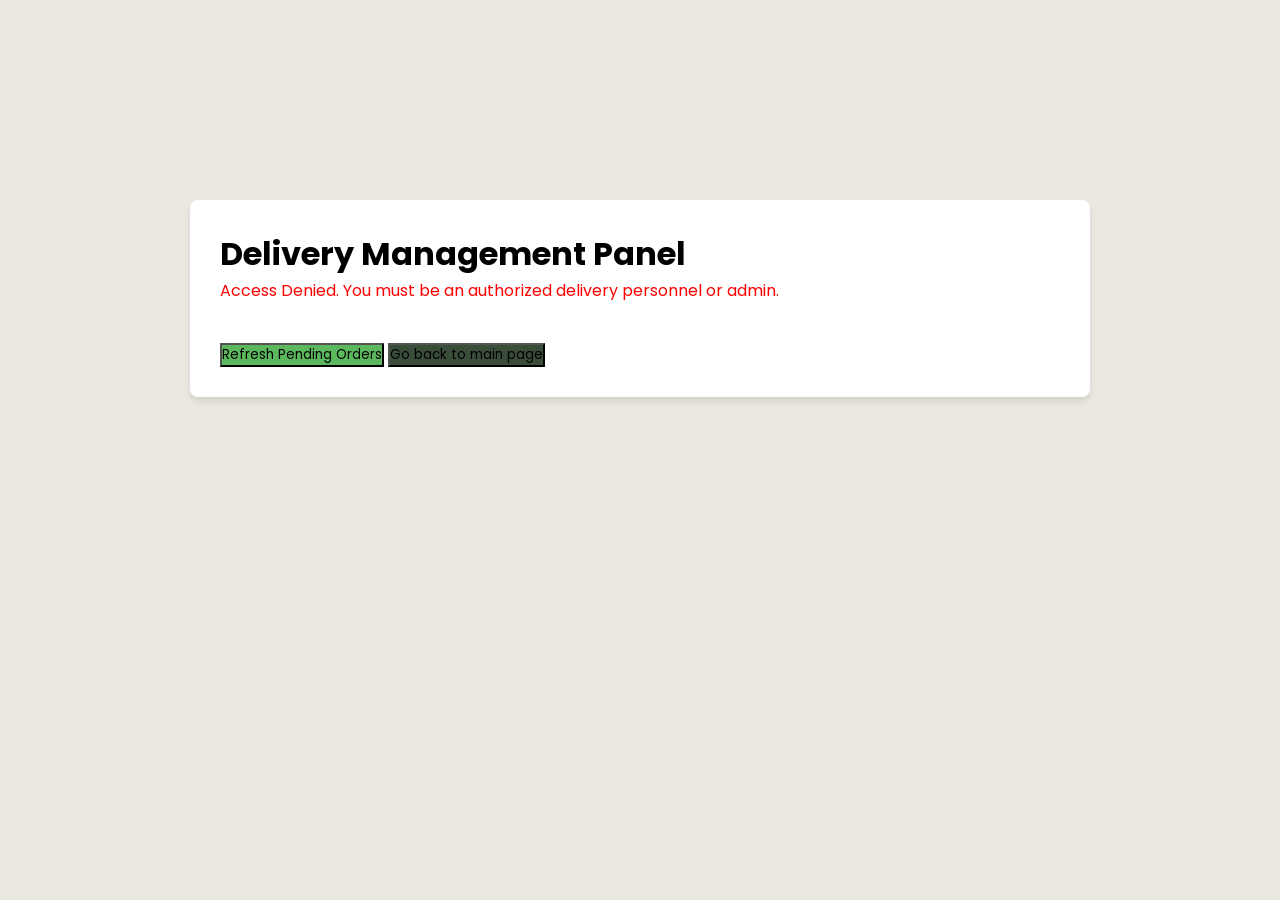
<file: frontend/delivery-panel.html>
<!DOCTYPE html>
<html lang="en">
<head>
    <meta charset="UTF-8">
    <meta name="viewport" content="width=device-width, initial-scale=1.0">
    <title>Hand2Heart - Delivery Panel</title>
    <link rel="stylesheet" href="style.css">
    <link href="https://fonts.googleapis.com/css2?family=Poppins:wght@400;600&display=swap" rel="stylesheet">
    <style>
        .delivery-container {
            max-width: 900px;
            margin: 50px auto;
            padding: 30px;
            border-radius: 8px;
            box-shadow: 0 4px 6px rgba(0, 0, 0, 0.1);
            background-color: #fff;
            margin-top: 100px;
        }
        .order-list {
            margin-top: 20px;
        }
        .order-item {
            border: 1px solid #ddd;
            padding: 15px;
            margin-bottom: 10px;
            border-radius: 4px;
        }
        .order-item strong {
            display: block;
            margin-bottom: 5px;
        }
        .order-item .status-pending { color: orange; font-weight: bold; }
        .order-item .status-delivered { color: green; font-weight: bold; }
        .order-item button {
            background-color: #3A4D39;
            color: white;
            border: none;
            padding: 5px 10px;
            cursor: pointer;
            border-radius: 3px;
        }
    </style>
</head>
<body class="shop-body">

    <div class="delivery-container">
        <h1>Delivery Management Panel</h1>
        <p id="panelMessage">Accessing orders...</p>
        
        <div class="order-list" id="orderList">
            </div>

        <button onclick="fetchOrders()" style="background-color: #5cb85c; margin-top: 20px;">Refresh Pending Orders</button>
        <button onclick="window.location.href='shop-now.html'" style="background-color: #3A4D39; margin-top: 10px;">Go back to main page</button>
    </div>

    <script>
        document.addEventListener('DOMContentLoaded', () => {
            // Initial auth check, assuming 'admin' or 'delivery' role is required
            const user = JSON.parse(localStorage.getItem('user'));
            const token = localStorage.getItem('token');
            const panelMessage = document.getElementById('panelMessage');

            if (!token || !user || (user.role !== 'admin')) { // Assuming initial access via admin for simplicity
                panelMessage.textContent = 'Access Denied. You must be an authorized delivery personnel or admin.';
                panelMessage.style.color = 'red';
                document.getElementById('orderList').innerHTML = '';
            } else {
                panelMessage.textContent = `Welcome, ${user.name}. Loading pending orders...`;
                fetchOrders();
            }
        });

        async function updateOrderStatus(orderId, buttonElement) {
            const token = localStorage.getItem('token');
            
            buttonElement.disabled = true;
            buttonElement.textContent = 'Delivering...';

            try {
                const response = await fetch(`/api/delivery/orders/${orderId}/delivered`, {
                    method: 'POST',
                    headers: { 
                        'Authorization': `Bearer ${token}`,
                        'Content-Type': 'application/json' 
                    }
                });
                
                const data = await response.json();

                if (response.ok) {
                    buttonElement.parentElement.querySelector('.status-text').textContent = 'Status: Delivered';
                    buttonElement.parentElement.querySelector('.status-text').classList.remove('status-pending');
                    buttonElement.parentElement.querySelector('.status-text').classList.add('status-delivered');
                    buttonElement.remove(); // Remove the button after action
                    document.getElementById('panelMessage').textContent = data.message;
                } else {
                    alert(data.message || 'Failed to update status.');
                    buttonElement.disabled = false;
                    buttonElement.textContent = 'Mark Delivered';
                }
            } catch (error) {
                console.error('Error marking order as delivered:', error);
                alert('Network error. Could not connect to update status.');
                buttonElement.disabled = false;
                buttonElement.textContent = 'Mark Delivered';
            }
        }


        async function fetchOrders() {
            const token = localStorage.getItem('token');
            const orderList = document.getElementById('orderList');
            const panelMessage = document.getElementById('panelMessage');
            orderList.innerHTML = '<p>Loading...</p>';
            panelMessage.textContent = 'Loading pending orders...';

            try {
                const response = await fetch('/api/delivery/orders/pending', {
                    headers: { 'Authorization': `Bearer ${token}` }
                });
                
                const data = await response.json();

                if (response.ok) {
                    if (data.orders && data.orders.length > 0) {
                        orderList.innerHTML = data.orders.map(order => `
                            <div class="order-item">
                                <strong>Order ID: ${order._id}</strong>
                                <span>Customer: ${order.customerName}</span><br>
                                <span>Address: ${order.deliveryAddress}</span><br>
                                <span>Items: ${order.items.map(item => `${item.qty}x ${item.name}`).join(', ')}</span><br>
                                <span class="status-text status-pending">Status: ${order.status}</span><br><br>
                                <button onclick="updateOrderStatus('${order._id}', this)">Mark Delivered</button>
                            </div>
                        `).join('');
                        panelMessage.textContent = `Successfully loaded ${data.orders.length} pending orders.`;
                    } else {
                        orderList.innerHTML = '<p>No pending orders at this time! 🎉</p>';
                        panelMessage.textContent = 'No pending orders at this time!';
                    }
                } else {
                    orderList.innerHTML = `<p style="color:red;">Error: ${data.message || 'Failed to fetch orders.'}</p>`;
                    panelMessage.textContent = `Error: ${data.message || 'Failed to fetch orders.'}`;
                }
            } catch (error) {
                console.error('Fetch orders error:', error);
                orderList.innerHTML = '<p style="color:red;">Network error fetching orders. Check server connection.</p>';
                panelMessage.textContent = 'Network error fetching orders.';
            }
        }
    </script>
</body>
</html>
</file>
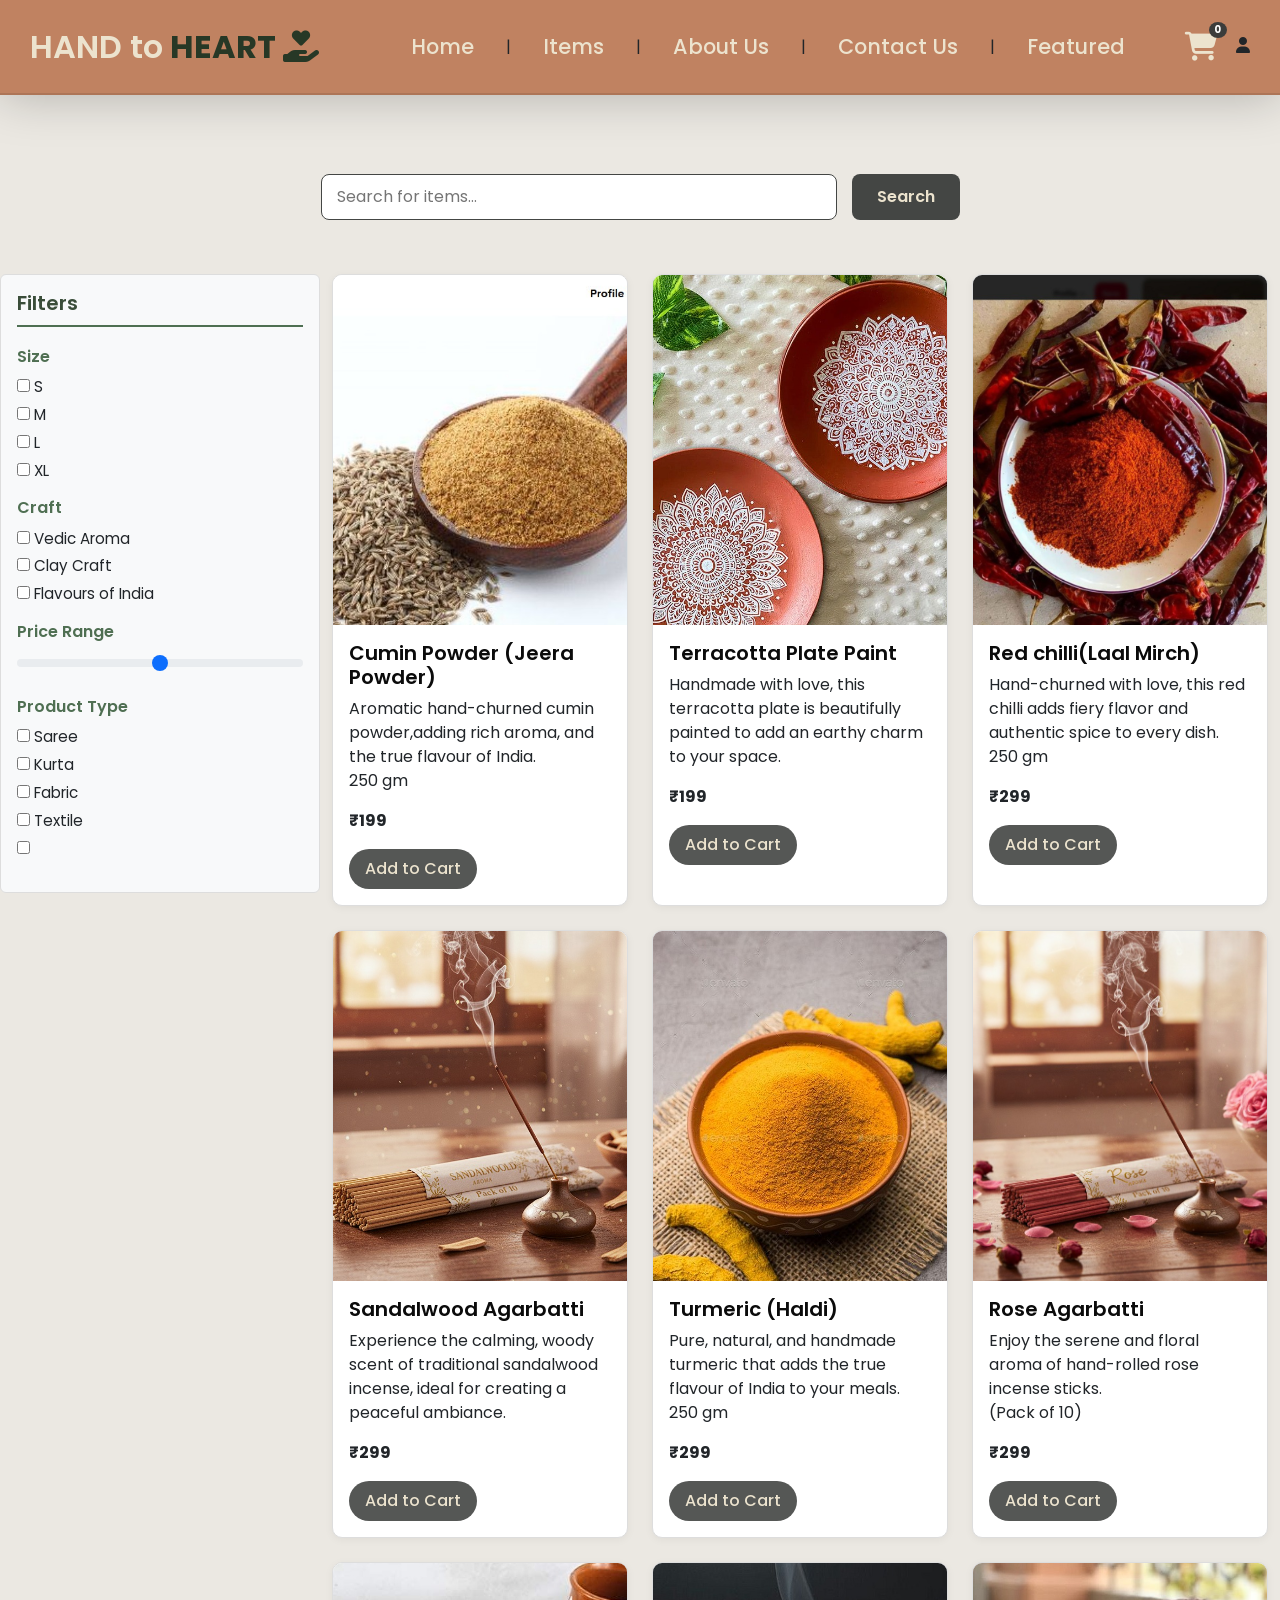
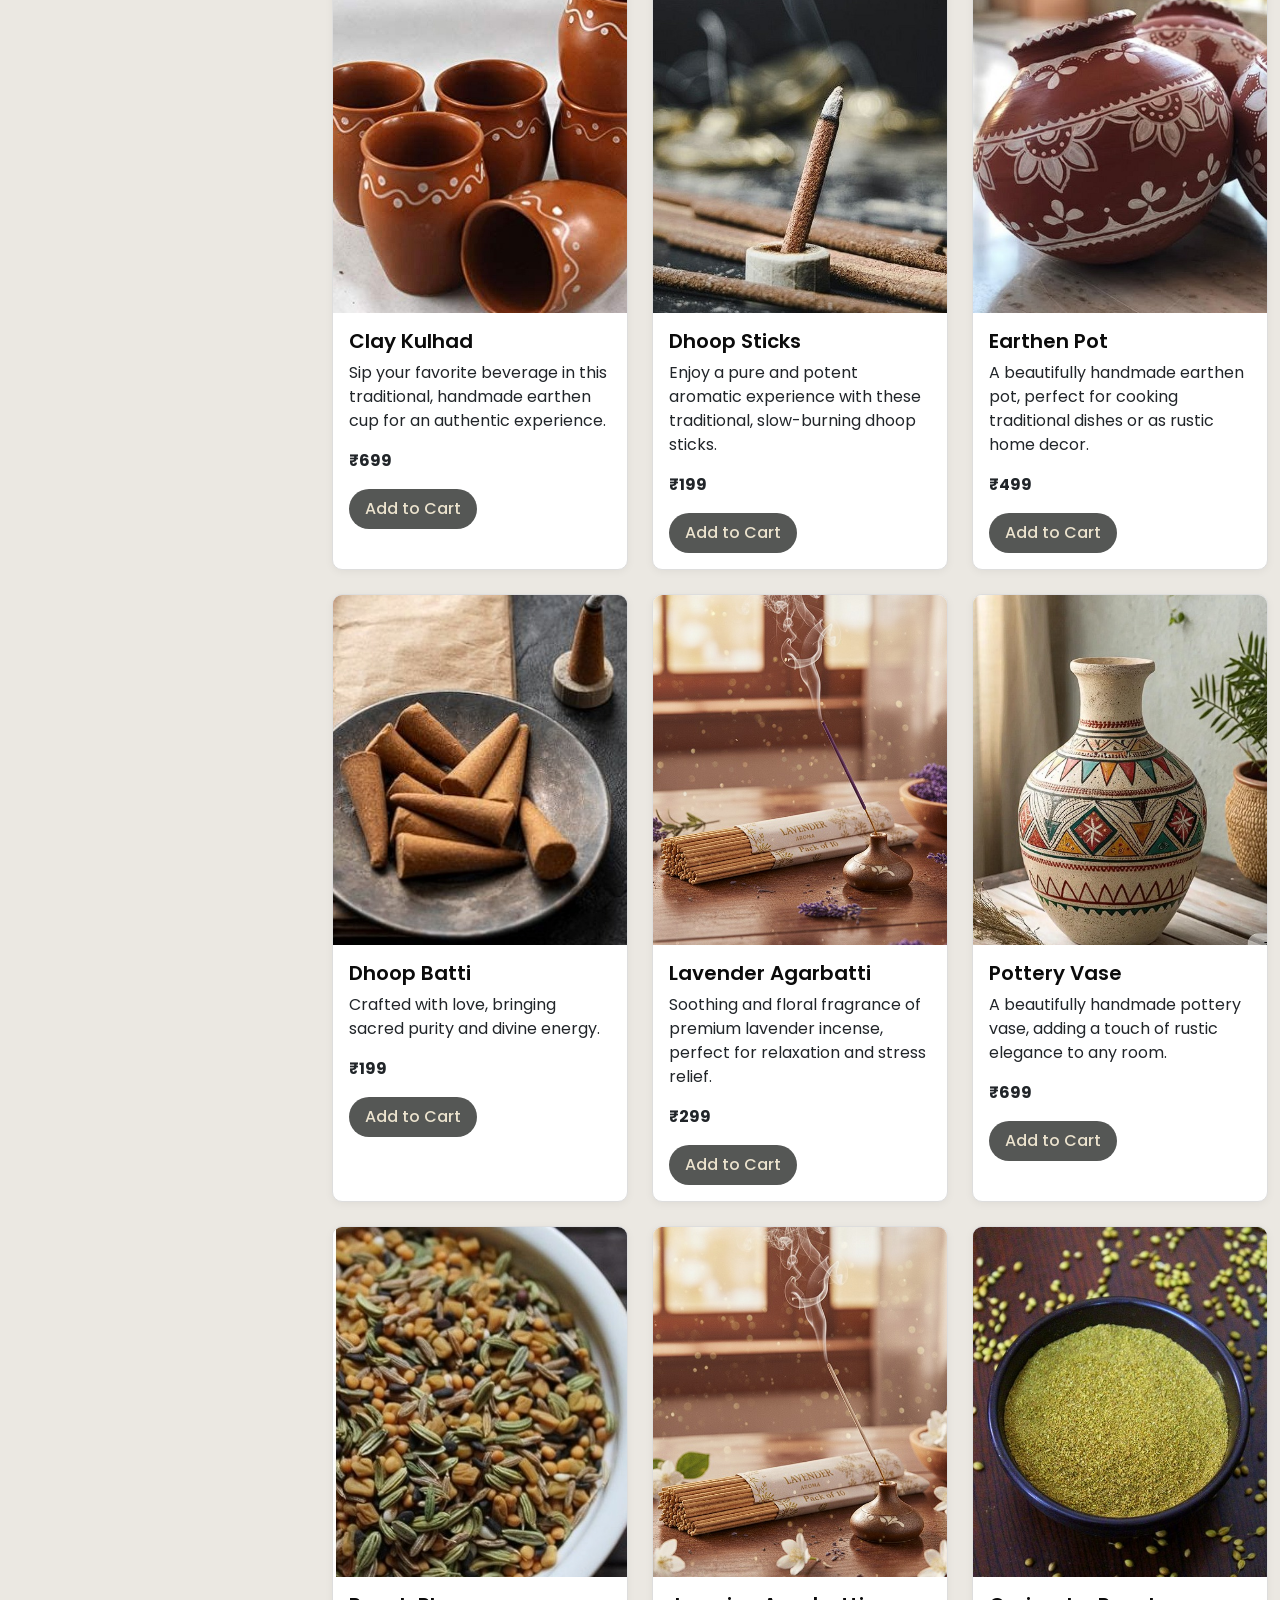
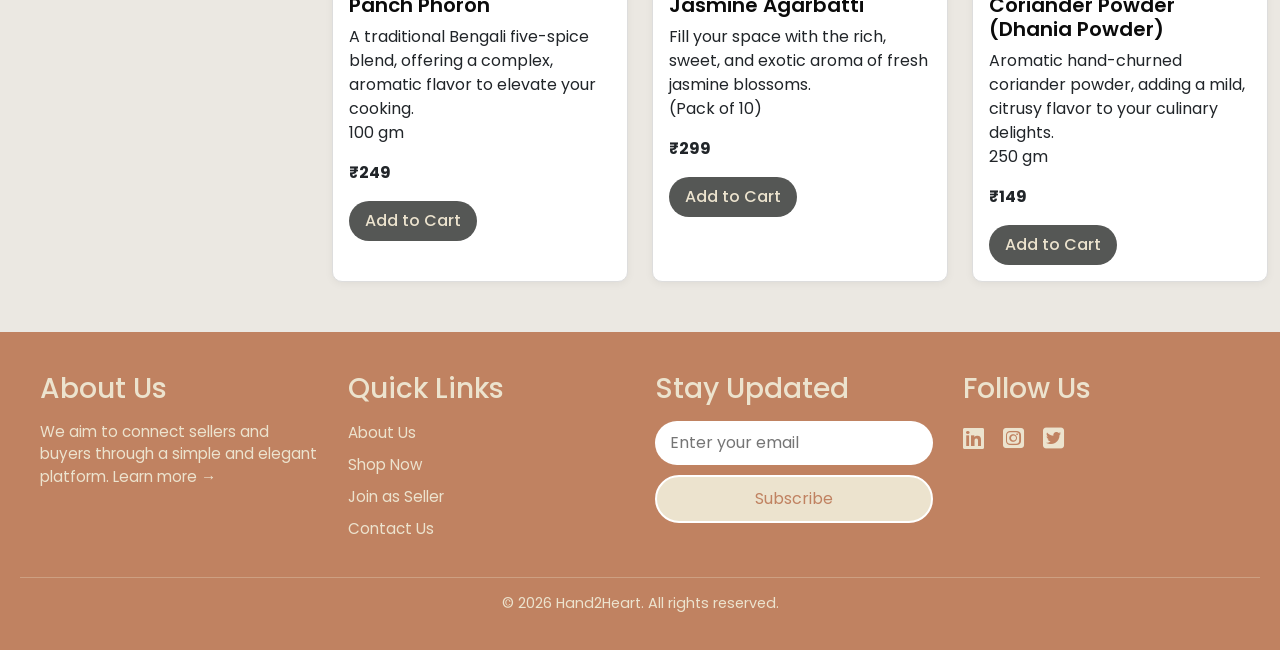
<file: frontend/lifestyle.html>
<!DOCTYPE html>
<html lang="en">
<head>
  <meta charset="UTF-8">
  <meta name="viewport" content="width=device-width, initial-scale=1.0">
  <title>Hand2Heart - Lifestyle "Find your daily basic needs here".</title>

  <link href="https://cdn.jsdelivr.net/npm/bootstrap@5.3.2/dist/css/bootstrap.min.css" rel="stylesheet">
  
  <link rel="stylesheet" href="https://cdnjs.cloudflare.com/ajax/libs/font-awesome/6.7.2/css/all.min.css">

  <link href="https://fonts.googleapis.com/css2?family=Poppins:wght@400;600&display=swap" rel="stylesheet">

  <link rel="stylesheet" href="products.css">
</head>
<body class="shop-body">

  <div class="navbar">
        <div class="logo">
            <span class="white">HAND to</span><span class="green"> HEART <i class="fa-solid fa-hand-holding-heart icon"></i></span>
        </div>
        <div class="nav-items">
            <ul>
                <li><a href="shop-now.html">Home</a></li>
                <li>|</li>
                <li><a href="#">Items</a></li>
                <li>|</li>
                <li><a href="#">About Us</a></li>
                <li>|</li>
                <li><a href="contact.html" onclick="openContact()">Contact Us</a></li>
                <li>|</li>
                <li><a href="#">Featured</a></li>
            </ul>
        </div>
        <div class="nav-right">
            <div class="cart" onclick="window.location.href='cart.html'">
                <i class="fa-solid fa-cart-shopping"></i>
                <span id="cart-count">0</span>
            </div>
            <div class="login" onclick="openLogin()"><i class="fa-solid fa-user"></i></div>
        </div>

    </div>

  <div class="container mt-4 shop-search">
    <input type="text" placeholder="Search for items...">
    <button>Search</button>
  </div>

  <div id="loginModal" class="login-modal">
        <div class="login-card">
            <h3>Login</h3>
            <input type="email" id="modalUsername" placeholder="Email" />
            <input type="password" id="modalPassword" placeholder="Password" />
            <div id="modalError" class="error"></div>
            <button onclick="validateModalLogin()">Login</button>
            
            <button 
                class="sign-in-btn" 
                onclick="window.location.href='register.html'; closeLogin()"
            >
                Sign In
            </button>
            <button class="close-btn" onclick="closeLogin()">Close</button>
        </div>
    </div>
    <div id="sellerModal" class="login-modal">
        <div class="modal-card"></div>
    </div>
    
    <div id="checkoutModal" class="login-modal">
        <div class="login-card">
            <div id="checkoutForm"></div>
        </div>
    </div>

  <div class="container-fluid mt-4"> 
    <div class="row">
      
      <aside class="col-md-3 p-3 bg-light rounded">
        <h5>Filters</h5>

        <h6>Size</h6>
        <ul class="list-unstyled">
          <li><input type="checkbox"> S</li>
          <li><input type="checkbox"> M</li>
          <li><input type="checkbox"> L</li>
          <li><input type="checkbox"> XL</li>
        </ul>

        <h6>Craft</h6>
        <ul class="list-unstyled">
          <li><input type="checkbox"> Vedic Aroma</li>
          <li><input type="checkbox"> Clay Craft</li>
          <li><input type="checkbox"> Flavours of India</li>
        </ul>

        <h6>Price Range</h6>
        <input type="range" class="form-range" min="1000" max="10000" step="500">

        <h6>Product Type</h6>
        <ul>
          <li><input type="checkbox"> Saree</li>
          <li><input type="checkbox"> Kurta</li>
          <li><input type="checkbox"> Fabric</li>
          <li><input type="checkbox"> Textile</li>
          <li><input type="checkbox"> </li>
        </ul>
      </aside>

      <main class="col-md-9">
        <div class="row row-cols-1 row-cols-md-3 g-4" id="product-grid">

          <div class="col">
            <div class="card h-100">
              <img src="assets/foi4-img.jpg" class="card-img-top" alt="Cumin Powder (Jeera Powder)">
              <div class="card-body">
                <h5 class="card-title">Cumin Powder (Jeera Powder)</h5>
                <p class="card-text">Aromatic hand-churned cumin powder,adding rich aroma, and the true flavour of India.<br>250 gm</p>
                <p class="fw-bold">₹199</p>
                <button class="btn-green" data-product-id="cumin1" data-title="Cumin Powder" data-price="199" data-image-url="../assets/foi4-img.jpg">Add to Cart</button>
              </div>
            </div>
          </div>
          
        

            <div class="col">
              <div class="card h-100">
                <img src="assets/clay1-img.jpg" class="card-img-top" alt="Terracotta Plate Paint">
                <div class="card-body">
                  <h5 class="card-title">Terracotta Plate Paint</h5>
                  <p class="card-text">Handmade with love, this terracotta plate is beautifully painted to add an earthy charm to your space.</p>
                  <p class="fw-bold">₹199</p>
                  <button class="btn-green" data-product-id="terracottaplate1" data-title="Terracotta Plate Paint" data-price="199" data-image-url="../assets/clay1-img.jpg">Add to Cart</button>
                </div>
              </div>
            </div>

            <div class="col">
              <div class="card h-100">
                <img src="assets/foi2-img.jpg" class="card-img-top" alt="Pottery Vase">
                <div class="card-body">
                  <h5 class="card-title">Red chilli(Laal Mirch)</h5>
                  <p class="card-text">Hand-churned with love, this red chilli adds fiery flavor and authentic spice to every dish.<br>250 gm</p>
                  <p class="fw-bold">₹299</p>
                  <button class="btn-green" data-product-id="potteryvase1" data-title="Pottery Vase" data-price="699" data-image-url="../assets/clay4-img.jpg">Add to Cart</button>
                </div>
              </div>
            </div>

            <div class="col">
              <div class="card h-100">
                <img src="assets/sandal-img.jpg" class="card-img-top" alt="Sandalwood Agarbatti">
                <div class="card-body">
                  <h5 class="card-title">Sandalwood Agarbatti</h5>
                  <p class="card-text">Experience the calming, woody scent of traditional sandalwood incense, ideal for creating a peaceful ambiance.</p>
                  <p class="fw-bold">₹299</p>
                  <button class="btn-green" data-product-id="sandalwoodagarbatti1" data-title="Sandalwood Agarbatti" data-price="299" data-image-url="../assets/sandal-img.jpg">Add to Cart</button>
                </div>
              </div>
            </div>

            <div class="col">
              <div class="card h-100">
                <img src="assets/foi1-img.jpg" class="card-img-top" alt="Turmeric">
                <div class="card-body">
                  <h5 class="card-title">Turmeric (Haldi)</h5>
                  <p class="card-text">Pure, natural, and handmade turmeric that adds the true flavour of India to your meals.<br>250 gm</p>
                  <p class="fw-bold">₹299</p>
                  <button class="btn-green" data-product-id="turmeric1" data-title="Turmeric" data-price="299" data-image-url="../assets/foi1-img.jpg">Add to Cart</button>
                </div>
              </div>
            </div>

          <div class="col">
            <div class="card h-100">
              <img src="assets/rose-img.jpg" class="card-img-top" alt="Rose Agarbatti">
              <div class="card-body">
                <h5 class="card-title">Rose Agarbatti</h5>
                <p class="card-text">Enjoy the serene and floral aroma of hand-rolled rose incense sticks.<br>(Pack of 10)</p>
                <p class="fw-bold">₹299</p>
                <button class="btn-green" data-product-id="roseagarbatti1" data-title="Rose Agarbatti" data-price="499" data-image-url="../assets/dhoop-img.jpg">Add to Cart</button>
              </div>
            </div>
          </div>

          <div class="col">
              <div class="card h-100">
                <img src="assets/clay2-img.jpg" class="card-img-top" alt="Clay Kulhad">
                <div class="card-body">
                  <h5 class="card-title">Clay Kulhad</h5>
                  <p class="card-text">Sip your favorite beverage in this traditional, handmade earthen cup for an authentic experience.</p>
                  <p class="fw-bold">₹699</p>
                  <button class="btn-green" data-product-id="claykulhad1" data-title="Clay Kulhad" data-price="699" data-image-url="../assets/clay2-img.jpg">Add to Cart</button>
                </div>
              </div>
            </div>

            <div class="col">
              <div class="card h-100">
                <img src="assets/dhoop2-img.jpg" class="card-img-top" alt="Dhoop Sticks">
                <div class="card-body">
                  <h5 class="card-title">Dhoop Sticks</h5>
                  <p class="card-text">Enjoy a pure and potent aromatic experience with these traditional, slow-burning dhoop sticks.</p>
                  <p class="fw-bold">₹199</p>
                  <button class="btn-green" data-product-id="dhoopsticks1" data-title="Dhoop Sticks" data-price="199" data-image-url="../assets/dhoop2-img.jpg">Add to Cart</button>
                </div>
              </div>
            </div>

          

            <div class="col">
              <div class="card h-100">
                <img src="assets/clay3-img.jpg" class="card-img-top" alt="Earthen Pot">
                <div class="card-body">
                  <h5 class="card-title">Earthen Pot</h5>
                  <p class="card-text">A beautifully handmade earthen pot, perfect for cooking traditional dishes or as rustic home decor.</p>
                  <p class="fw-bold">₹499</p>
                  <button class="btn-green" data-product-id="earthenpot1" data-title="Earthen Pot" data-price="499" data-image-url="../assets/clay3-img.jpg">Add to Cart</button>
                </div>
              </div>
            </div>

            <div class="col">
              <div class="card h-100">
                <img src="assets/dhoop1-img.jpg" class="card-img-top" alt="Dhoop">
                <div class="card-body">
                  <h5 class="card-title">Dhoop Batti</h5>
                  <p class="card-text">Crafted with love, bringing sacred purity and divine energy.</p>
                  <p class="fw-bold">₹199</p>
                  <button class="btn-green" data-product-id="dhoop1" data-title="Dhoop" data-price="199" data-image-url="../assets/dhoop1-img.jpg">Add to Cart</button>
                </div>
              </div>
            </div>            

          <div class="col">
              <div class="card h-100">
                <img src="assets/lavender-img.jpg" class="card-img-top" alt="Lavender Agarbatti">
                <div class="card-body">
                  <h5 class="card-title">Lavender Agarbatti</h5>
                  <p class="card-text">Soothing and floral fragrance of premium lavender incense, perfect for relaxation and stress relief.</p>
                  <p class="fw-bold">₹299</p>
                  <button class="btn-green" data-product-id="lavenderagarbatti1" data-title="Lavender Agarbatti" data-price="299" data-image-url="../assets/lavender-img.jpg">Add to Cart</button>
                </div>
              </div>
            </div>

            <div class="col">
              <div class="card h-100">
                <img src="assets/clay4-img.jpg" class="card-img-top" alt="Pottery Vase">
                <div class="card-body">
                  <h5 class="card-title">Pottery Vase</h5>
                  <p class="card-text">A beautifully handmade pottery vase, adding a touch of rustic elegance to any room.</p>
                  <p class="fw-bold">₹699</p>
                  <button class="btn-green" data-product-id="potteryvase1" data-title="Pottery Vase" data-price="699" data-image-url="../assets/clay4-img.jpg">Add to Cart</button>
                </div>
              </div>
            </div>

            <div class="col">
              <div class="card h-100">
                <img src="assets/foi5-img.jpg" class="card-img-top" alt="Panch Phoron">
                <div class="card-body">
                  <h5 class="card-title">Panch Phoron</h5>
                  <p class="card-text">A traditional Bengali five-spice blend, offering a complex, aromatic flavor to elevate your cooking.<br>100 gm</p>
                  <p class="fw-bold">₹249</p>
                  <button class="btn-green" data-product-id="panchphoron1" data-title="Panch Phoron" data-price="249" data-image-url="../assets/foi4-img.jpg">Add to Cart</button>
                </div>
              </div>
            </div>

            <div class="col">
              <div class="card h-100">
                <img src="assets/jasmine-img.jpg" class="card-img-top" alt="Jasmine Agarbatti">
                <div class="card-body">
                  <h5 class="card-title">Jasmine Agarbatti</h5>
                  <p class="card-text">Fill your space with the rich, sweet, and exotic aroma of fresh jasmine blossoms.<br>(Pack of 10)</p>
                  <p class="fw-bold">₹299</p>
                  <button class="btn-green" data-product-id="jasmineagarbatti1" data-title="Jasmine Agarbatti" data-price="299" data-image-url="../assets/jasmine-img.jpg">Add to Cart</button>
                </div>
              </div>
            </div>

            <div class="col">
              <div class="card h-100">
                <img src="assets/foi3-img.jpg" class="card-img-top" alt="Coriander Powder (Dhania Powder)">
                <div class="card-body">
                  <h5 class="card-title">Coriander Powder (Dhania Powder)</h5>
                  <p class="card-text">Aromatic hand-churned coriander powder, adding a mild, citrusy flavor to your culinary delights.<br>250 gm</p>
                  <p class="fw-bold">₹149</p>
                  <button class="btn-green" data-product-id="coriander1" data-title="Coriander Powder" data-price="149" data-image-url="../assets/foi3-img.jpg">Add to Cart</button>
                </div>
              </div>
            </div>

        </div>
      </main>
    </div>
  </div>

  <footer class="site-footer">
        <div class="footer-container">

            <div class="footer-section">
            <h3>About Us</h3>
            <p>We aim to connect sellers and buyers through a simple and elegant platform. 
                <a href="about.html">Learn more →</a>
            </p>
            </div>

            <div class="footer-section">
            <h3>Quick Links</h3>
            <ul>
                <li><a href="#about-section">About Us</a></li>
                <li><a href="shop-now.html">Shop Now</a></li>
                <li><a href="#" onclick="openSeller()">Join as Seller</a></li>
                <li><a href="#" onclick="openContact()">Contact Us</a></li>
            </ul>
            </div>

            <div class="footer-section">
            <h3>Stay Updated</h3>
            <form id="newsletterForm">
                <input type="email" placeholder="Enter your email" required>
                <button type="submit">Subscribe</button>
                <p id="newsletterMsg"></p>
            </form>
            </div>

            <div class="footer-section">
            <h3>Follow Us</h3>
            <div class="social-links">
                <a href="#"><i class="fa-brands fa-linkedin"></i></a>
                <a href="#"><i class="fa-brands fa-square-instagram"></i></a>
                <a href="#"><i class="fa-brands fa-square-twitter"></i></a>
            </div>
            </div>

        </div>

        <div class="footer-bottom">
            <p>© 2026 Hand2Heart. All rights reserved.</p>
        </div>
    </footer>

  <script src="https://cdn.jsdelivr.net/npm/bootstrap@5.3.2/dist/js/bootstrap.bundle.min.js"></script>

  <script src="script.js"></script>
  <script>
    const BACKEND_URL = '';
    document.addEventListener('DOMContentLoaded', () => {
      const productGrid = document.getElementById('product-grid');
      
      async function fetchAndRenderProducts(category) {
          if (!productGrid) return;
          try {
              const response = await fetch(BACKEND_URL + `/api/product/${category}`);
              const data = await response.json();

              if (response.ok && data.products && data.products.length > 0) {
                  data.products.forEach(product => {
                      const productCardHtml = `
                          <div class="col">
                              <div class="card h-100">
                                  <img src="/${product.imageUrl}" class="card-img-top" alt="${product.title}">
                                  <div class="card-body">
                                      <h5 class="card-title">${product.title} (New!)</h5>
                                      <p class="card-text">${product.description || 'No description provided.'}</p>
                                      <p class="fw-bold">₹${product.price.toFixed(2)}</p>
                                      <button 
                                          class="btn-green" 
                                          data-product-id="${product._id}" 
                                          data-title="${product.title}" 
                                          data-price="${product.price}"
                                          data-image-url="/${product.imageUrl.replace(/\\/g, '/')}"
                                      >
                                          Add to Cart
                                      </button>
                                  </div>
                              </div>
                          </div>
                      `;
                      
                      const tempDiv = document.createElement('div');
                      tempDiv.innerHTML = productCardHtml.trim();
                      const newProductCard = tempDiv.firstChild;

                      // Randomly insert the new product card among the existing ones
                      const existingCount = productGrid.children.length;
                      const randomIndex = Math.floor(Math.random() * (existingCount + 1));

                      if (existingCount > 0 && randomIndex < existingCount) {
                          productGrid.insertBefore(newProductCard, productGrid.children[randomIndex]);
                      } else {
                          productGrid.appendChild(newProductCard);
                      }
                  });
              } else if (response.ok && data.products && data.products.length === 0) {
                    console.log('No dynamic products found for this category.');
              } else {
                  console.error('Failed to load dynamic products:', data.message || 'Server error.');
              }
          } catch (err) {
              console.error('Network Error:', err);
          }
      }
      
      // Set the category based on the current page file name
      const pageName = window.location.pathname.split('/').pop().split('.')[0];
      if (['saree', 'artifacts', 'lifestyle'].includes(pageName)) {
          fetchAndRenderProducts(pageName); 
      }
    });
  </script>
</body>
</html>
</file>
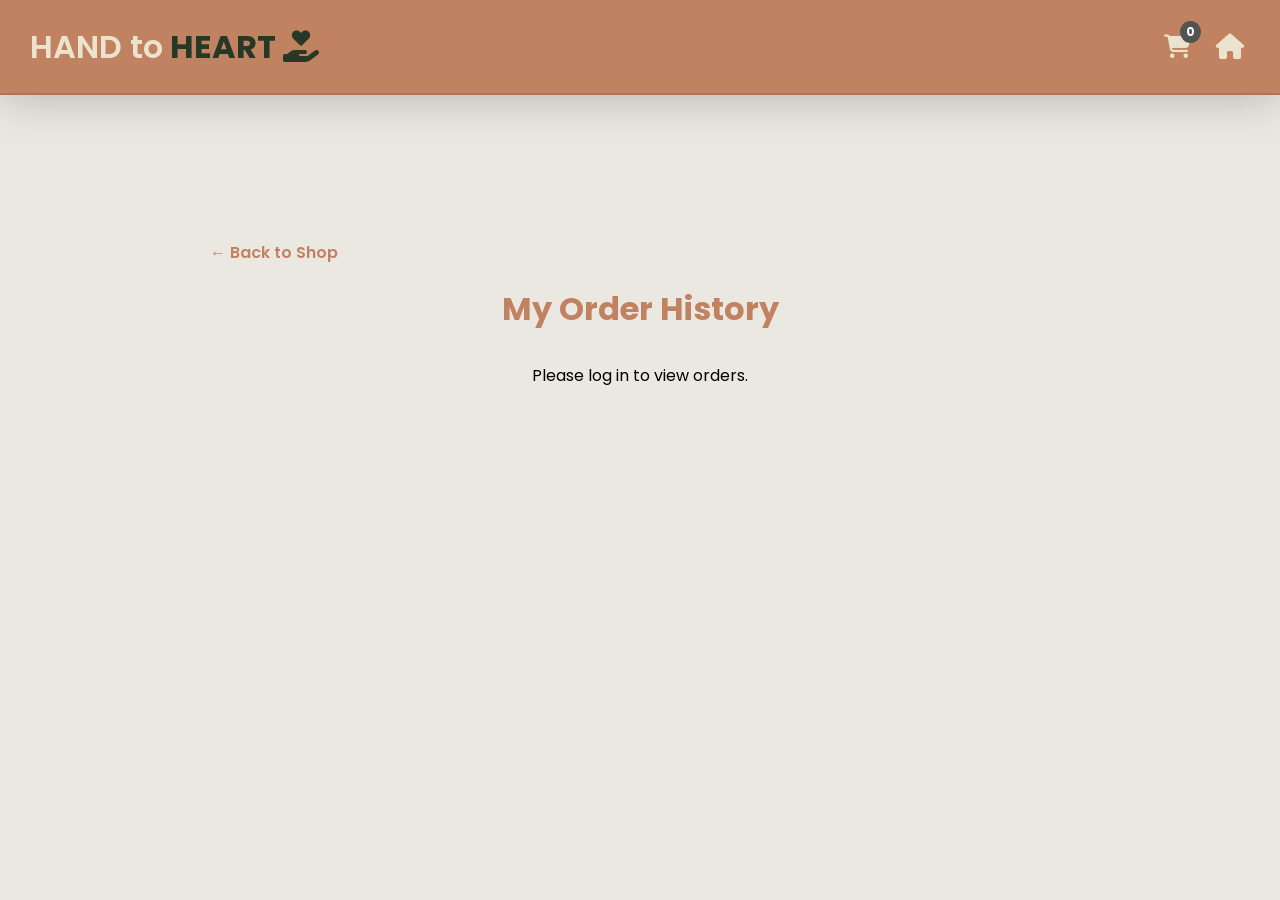
<file: frontend/orders.html>
<!DOCTYPE html>
<html lang="en">
<head>
    <meta charset="UTF-8">
    <meta name="viewport" content="width=device-width, initial-scale=1.0">
    <title>My Orders - Hand2Heart</title>
    <link rel="stylesheet" href="style.css">
    <link rel="stylesheet" href="https://cdnjs.cloudflare.com/ajax/libs/font-awesome/6.7.2/css/all.min.css">
    <link href="https://fonts.googleapis.com/css2?family=Poppins:wght@400;600&display=swap" rel="stylesheet">
    <style>
        /* Specific Styles for Order History Page */
        .orders-container {
            max-width: 900px;
            margin: 120px auto 50px; /* Top margin to clear fixed navbar */
            padding: 20px;
        }

        .page-title {
            color: #C08261;
            text-align: center;
            margin-bottom: 30px;
            font-size: 2rem;
        }

        .order-card {
            background-color: #ffffff;
            border: 1px solid #ECE3CE;
            border-radius: 15px;
            padding: 20px;
            margin-bottom: 20px;
            box-shadow: 0 4px 10px rgba(0,0,0,0.05);
            transition: transform 0.2s;
        }

        .order-card:hover {
            transform: translateY(-3px);
            box-shadow: 0 6px 15px rgba(192, 130, 97, 0.15);
        }

        .order-header {
            display: flex;
            justify-content: space-between;
            border-bottom: 1px solid #eee;
            padding-bottom: 10px;
            margin-bottom: 15px;
            color: #555;
            font-size: 0.9rem;
        }

        .order-status {
            font-weight: 600;
            padding: 4px 12px;
            border-radius: 20px;
            font-size: 0.85rem;
        }
        .status-delivered { background-color: #d4edda; color: #155724; }
        .status-pending { background-color: #fff3cd; color: #856404; }
        .status-shipped { background-color: #cce5ff; color: #004085; }

        .order-items {
            display: flex;
            gap: 15px;
            flex-wrap: wrap;
        }

        .order-item-thumb {
            width: 70px;
            height: 70px;
            object-fit: cover;
            border-radius: 8px;
            border: 1px solid #eee;
        }

        .order-total {
            text-align: right;
            font-size: 1.2rem;
            font-weight: 600;
            color: #C08261;
            margin-top: 15px;
        }

        .back-btn {
            display: inline-block;
            margin-bottom: 20px;
            color: #C08261;
            text-decoration: none;
            font-weight: 600;
        }
        .back-btn:hover { text-decoration: underline; }
    </style>
</head>
<body>

    <div class="navbar">
        <div class="logo">
            <span class="white">HAND to</span><span class="green"> HEART <i class="fa-solid fa-hand-holding-heart icon"></i></span>
        </div>
        <div class="nav-right">
            <div class="cart" onclick="window.location.href='cart.html'">
                <i class="fa-solid fa-cart-shopping"></i>
                <span id="cart-count">0</span>
            </div>
            <div class="login" onclick="window.location.href='index.html'">
                <i class="fa-solid fa-home"></i>
            </div>
        </div>
    </div>

    <div class="orders-container">
        <a href="index.html" class="back-btn">← Back to Shop</a>
        <h1 class="page-title">My Order History</h1>
        
        <div id="ordersList">
            <p style="text-align:center;">Loading your orders...</p>
        </div>
    </div>

    <script src="script.js"></script>
    <script>
        // On Page Load, fetch orders
        document.addEventListener('DOMContentLoaded', fetchOrderHistory);
    </script>
</body>
</html>
</file>
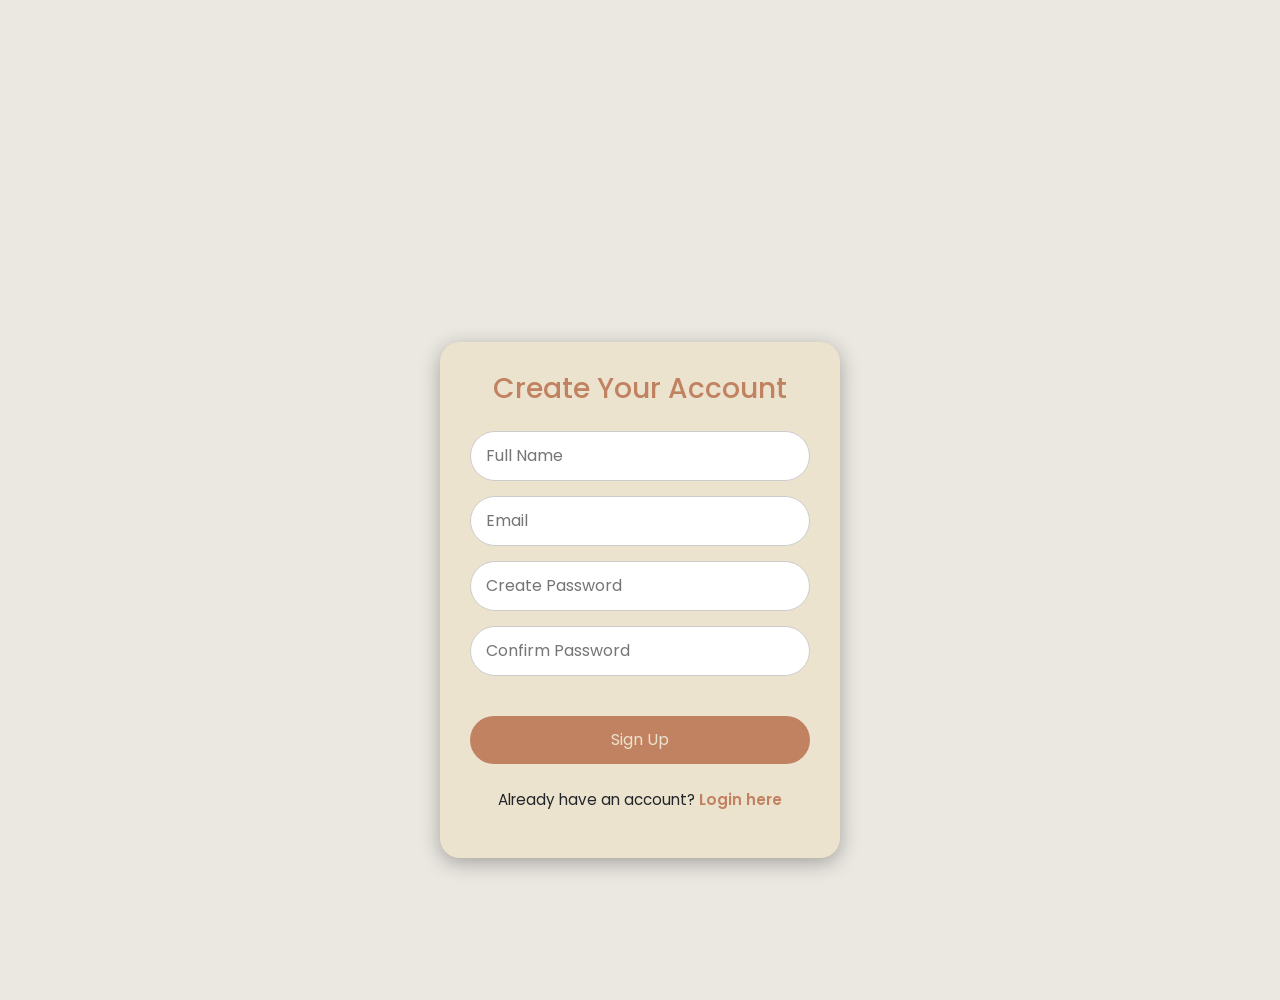
<file: frontend/register.html>
<!DOCTYPE html>
<html lang="en">
<head>
    <meta charset="UTF-8">
    <meta name="viewport" content="width=device-width, initial-scale=1.0">
    <title>Hand2Heart - Register</title>
    <link rel="stylesheet" href="https://cdn.jsdelivr.net/npm/bootstrap@5.3.7/dist/css/bootstrap.min.css">
    <link rel="stylesheet" href="style.css"> 
    <link rel="stylesheet" href="https://cdnjs.cloudflare.com/ajax/libs/font-awesome/6.7.2/css/all.min.css">
    <link href="https://fonts.googleapis.com/css2?family=Poppins:wght@400;600&display=swap" rel="stylesheet">
</head>
<body class="shop-body">
    
    <div class="registration-container">
        
        <div class="login-card">
            <h3>Create Your Account</h3>
            
            <form id="registerForm">
                <input type="text" id="regName" placeholder="Full Name" required />
                <input type="email" id="regEmail" placeholder="Email" required />
                <input type="password" id="regPassword1" placeholder="Create Password" required />
                <input type="password" id="regPassword2" placeholder="Confirm Password" required />
                
                <div id="regError" class="error"></div>
                
                <button type="submit" class="btn-green">Sign Up</button>
            </form>
            
            <p>
                Already have an account? <a href="index.html?action=login">Login here</a>
            </p>
        </div>
    </div>
    
    <script src="script.js"></script> 
</body>
</html>
</file>
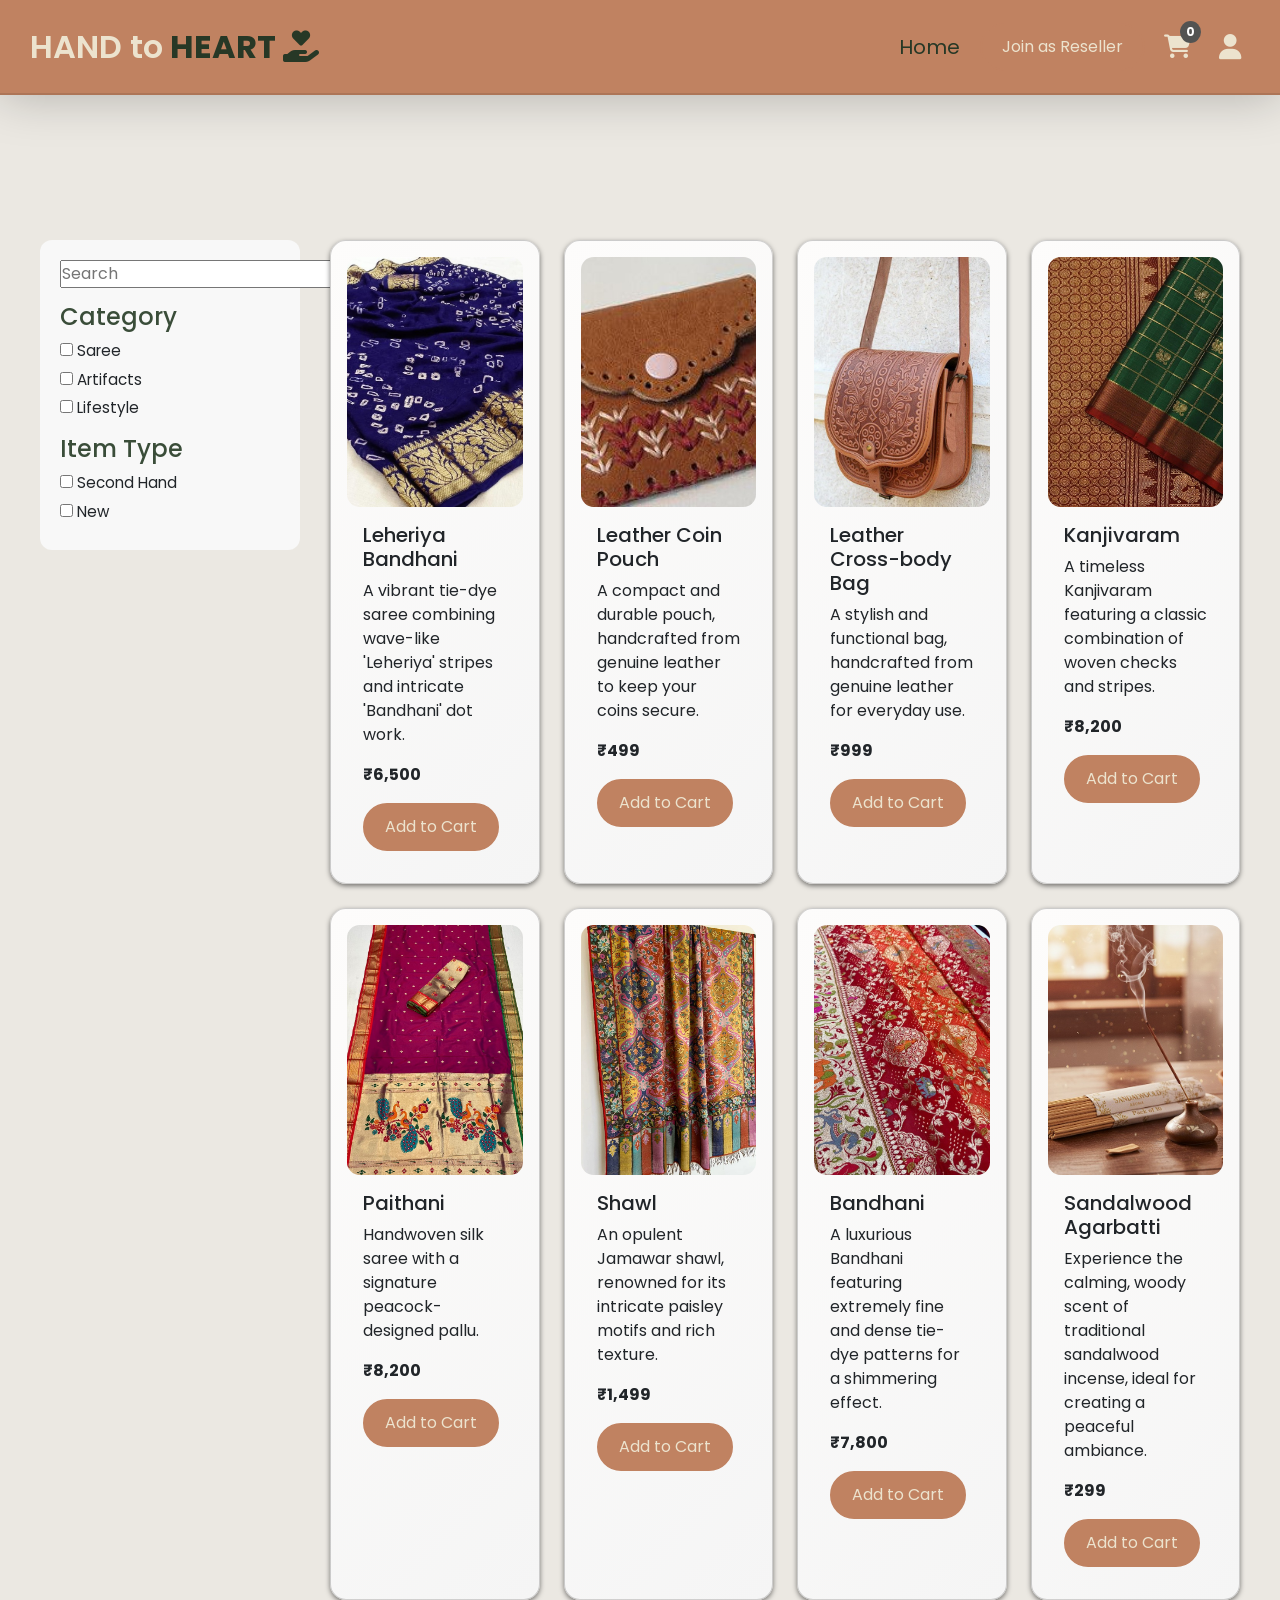
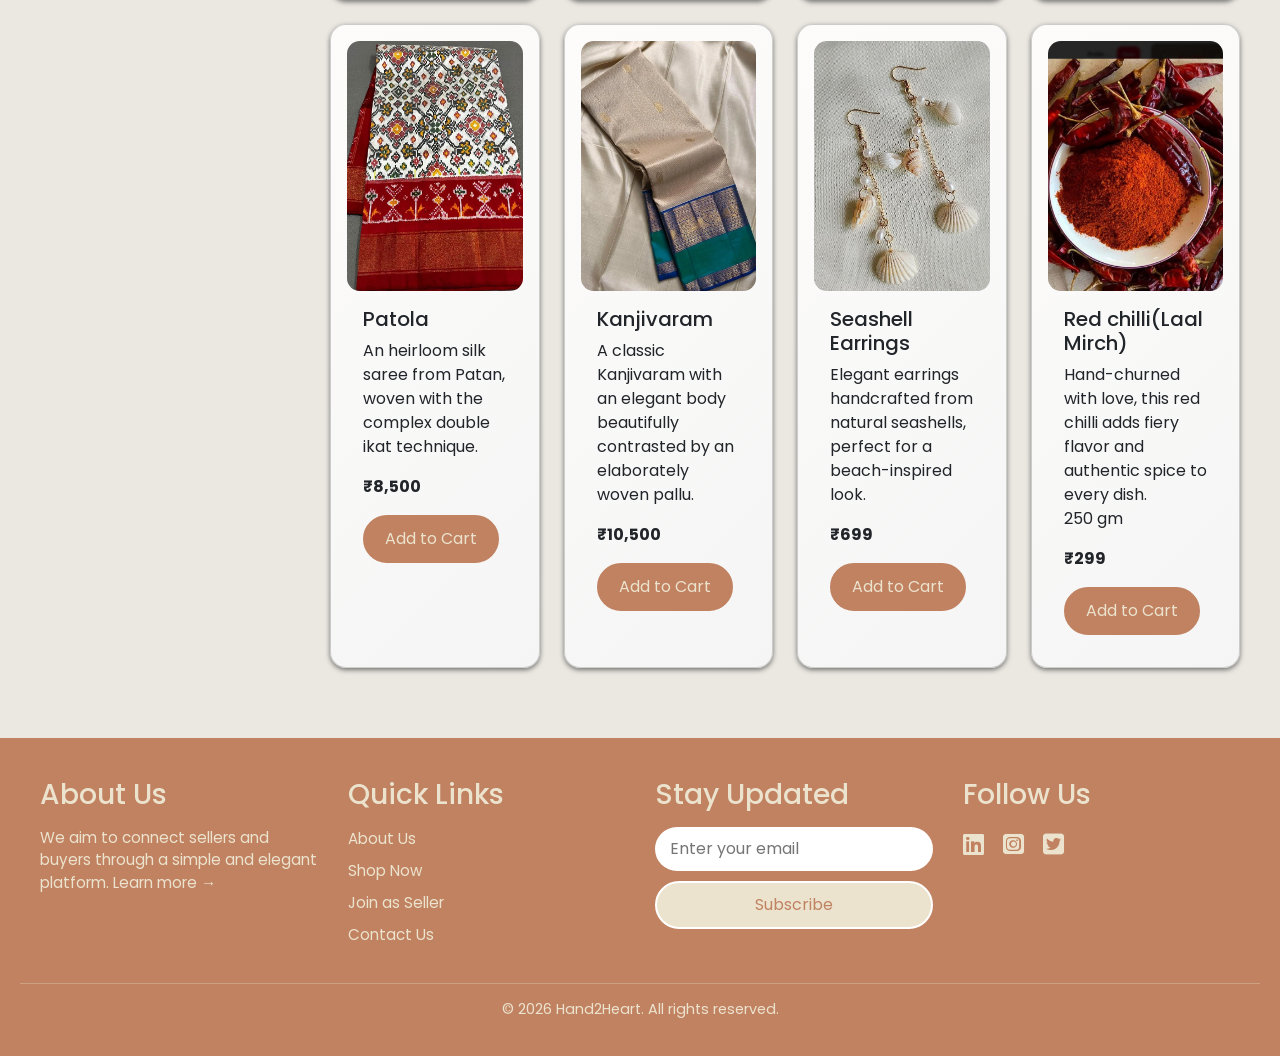
<file: frontend/resell.html>
<!DOCTYPE html>
<html lang="en">
<head>
    <meta charset="UTF-8">
    <meta name="viewport" content="width=device-width, initial-scale=1.0">
    <title>Hand2Heart - Resell Page</title>
    <link rel="stylesheet" href="https://cdn.jsdelivr.net/npm/bootstrap@5.3.7/dist/css/bootstrap.min.css">
    <link rel="stylesheet" href="style.css">
    <link rel="stylesheet" href="https://cdnjs.cloudflare.com/ajax/libs/font-awesome/6.7.2/css/all.min.css" integrity="sha512-Evv84Mr4kqVGRNSgIGL/F/aIDqQb7xQ2vcrdIwxfjThSH8CSR7PBEakCr51Ck+w+/U6swU2Im1vVX0SVk9ABhg==" crossorigin="anonymous" referrerpolicy="no-referrer" />
    <link href="https://fonts.googleapis.com/css2?family=Poppins:wght@400;600&display=swap" rel="stylesheet">
</head>
<body class="resell-page">
    <nav class="navbar">
        <div class="logo">
            <span class="white">HAND to</span><span class="green"> HEART <i class="fa-solid fa-hand-holding-heart icon"></i></span>
        </div>

        <div class="nav-right">
            <a href="index.html" class="home">Home</a>

            <button class="btn btn-green-outline btn-sm resellerLogin" onclick="joinReseller()">
            Join as Reseller
            </button>

            <div class="nav-right">
                <div class="cart" onclick="window.location.href='cart.html'">
                    <i class="fa-solid fa-cart-shopping"></i>
                    <span id="cart-count">0</span>
                </div>
                <div class="login" onclick="openLogin()"><i class="fa-solid fa-user"></i></div>
            </div>
        </div>
    </nav>

    <div class="resell-container">
        <aside class="filters">
            <input type="text" id="search" placeholder="Search">

            <h4>Category</h4>
            <label><input type="checkbox" value="Saree Collection"> Saree</label>
            <label><input type="checkbox" value="Artifacts Collection"> Artifacts</label>
            <label><input type="checkbox" value="Lifestyle Picks"> Lifestyle</label>

            <h4>Item Type</h4>
            <label><input type="checkbox" value="Second Hand"> Second Hand</label>
            <label><input type="checkbox" value="New"> New</label>
        </aside>

        <section id="resellItems">
            <main class="resell-main">
                <div class="row row-cols-1 row-cols-sm-2 row-cols-md-3 row-cols-lg-4 g-4" id="product-grid">

                    <div class="col">
                        <div class="card h-100">
                        <img src="assets/bandhani1-img.jpg" class="card-img-top" alt="Leheriya Bandhani Saree">
                        <div class="card-body">
                            <h5 class="card-title">Leheriya Bandhani</h5>
                            <p class="card-text">A vibrant tie-dye saree combining wave-like 'Leheriya' stripes and intricate 'Bandhani' dot work.</p>
                            <p class="fw-bold">₹6,500</p>
                            <button class="btn-green" data-product-id="bandhani1" data-title="Bandhani Saree" data-price="6500" data-image-url="../assets/bandhani1-img.jpg">Add to Cart</button>
                        </div>
                        </div>
                    </div>

                    <div class="col">
                        <div class="card h-100">
                        <img src="assets/leather1-img.jpg" class="card-img-top" alt="Leather Coin Pouch">
                        <div class="card-body">
                            <h5 class="card-title">Leather Coin Pouch</h5>
                            <p class="card-text">A compact and durable pouch, handcrafted from genuine leather to keep your coins secure.</p>
                            <p class="fw-bold">₹499</p>
                            <button class="btn-green" data-product-id="leatherpouch1" data-title="Leather Coin Pouch" data-price="499" data-image-url="../assets/leather1-img.jpg">Add to Cart</button>
                        </div>
                        </div>
                    </div>

                    <div class="col">
                        <div class="card h-100">
                        <img src="assets/leather2-img.jpg" class="card-img-top" alt="Leather Cross-body Bag">
                        <div class="card-body">
                            <h5 class="card-title">Leather Cross-body Bag</h5>
                            <p class="card-text">A stylish and functional bag, handcrafted from genuine leather for everyday use.</p>
                            <p class="fw-bold">₹999</p>
                            <button class="btn-green" data-product-id="leatherbag2" data-title="Leather Cross-body Bag" data-price="999" data-image-url="../assets/leather2-img.jpg">Add to Cart</button>
                        </div>
                        </div>
                    </div>

                    <div class="col">
                        <div class="card h-100">
                        <img src="assets/kanjivaram1-img.jpg" class="card-img-top" alt="Checks & Stripes Kanjivaram Saree">
                        <div class="card-body">
                            <h5 class="card-title">Kanjivaram</h5>
                            <p class="card-text">A timeless Kanjivaram featuring a classic combination of woven checks and stripes.</p>
                            <p class="fw-bold">₹8,200</p>
                            <button class="btn-green" data-product-id="kanjivaram1" data-title="Kanjivaram Saree" data-price="8200" data-image-url="../assets/kanjivaram1-img.jpg">Add to Cart</button>
                        </div>
                        </div>
                    </div>

                    <div class="col">
                        <div class="card h-100">
                        <img src="assets/paithani1-img.jpg" class="card-img-top" alt="Saree">
                        <div class="card-body">
                            <h5 class="card-title">Paithani</h5>
                            <p class="card-text">Handwoven silk saree with a signature peacock-designed pallu.</p>
                            <p class="fw-bold">₹8,200</p>
                            <button class="btn-green" data-product-id="paithani1" data-title="Paithani Saree" data-price="8200" data-image-url="../assets/paithani1-img.jpg">Add to Cart</button>
                        </div>
                        </div>
                    </div>

                    <div class="col">
                        <div class="card h-100">
                        <img src="assets/shawl1-img.jpg" class="card-img-top" alt="Jamawar Shawl">
                        <div class="card-body">
                            <h5 class="card-title">Shawl</h5>
                            <p class="card-text">An opulent Jamawar shawl, renowned for its intricate paisley motifs and rich texture.</p>
                            <p class="fw-bold">₹1,499</p>
                            <button class="btn-green" data-product-id="shawl1" data-title="Jamawar Shawl" data-price="1499" data-image-url="../assets/shawl1-img.jpg">Add to Cart</button>
                        </div>
                        </div>
                    </div>

                    <div class="col">
                        <div class="card h-100">
                        <img src="assets/bandhani2-img.jpg" class="card-img-top" alt="Jhankaar Bandhani Saree">
                        <div class="card-body">
                            <h5 class="card-title">Bandhani</h5>
                            <p class="card-text">A luxurious Bandhani featuring extremely fine and dense tie-dye patterns for a shimmering effect.</p>
                            <p class="fw-bold">₹7,800</p>
                            <button class="btn-green" data-product-id="bandhani2" data-title="Bandhani Saree" data-price="7800" data-image-url="../assets/bandhani2-img.jpg">Add to Cart</button>
                        </div>
                        </div>
                    </div>

                    <div class="col">
                        <div class="card h-100">
                            <img src="assets/sandal-img.jpg" class="card-img-top" alt="Sandalwood Agarbatti">
                            <div class="card-body">
                            <h5 class="card-title">Sandalwood Agarbatti</h5>
                            <p class="card-text">Experience the calming, woody scent of traditional sandalwood incense, ideal for creating a peaceful ambiance.</p>
                            <p class="fw-bold">₹299</p>
                            <button class="btn-green" data-product-id="sandalwoodagarbatti1" data-title="Sandalwood Agarbatti" data-price="299" data-image-url="../assets/sandal-img.jpg">Add to Cart</button>
                            </div>
                        </div>
                    </div>


                    <div class="col">
                        <div class="card h-100">
                        <img src="assets/patola1-img.jpg" class="card-img-top" alt="Patan Patola Saree">
                        <div class="card-body">
                            <h5 class="card-title">Patola</h5>
                            <p class="card-text">An heirloom silk saree from Patan, woven with the complex double ikat technique.</p>
                            <p class="fw-bold">₹8,500</p>
                            <button class="btn-green" data-product-id="patola1" data-title="Patola Saree" data-price="8500" data-image-url="../assets/patola1-img.jpg">Add to Cart</button>
                        </div>
                        </div>
                    </div>

                    <div class="col">
                        <div class="card h-100">
                        <img src="assets/kanjivaram2-img.jpg" class="card-img-top" alt="Plain Body Kanjivaram Saree">
                        <div class="card-body">
                            <h5 class="card-title">Kanjivaram</h5>
                            <p class="card-text">A classic Kanjivaram with an elegant body beautifully contrasted by an elaborately woven pallu.</p>
                            <p class="fw-bold">₹10,500</p>
                            <button class="btn-green" data-product-id="kanjivaram2" data-title="Kanjivaram Saree" data-price="10500" data-image-url="../assets/kanjivaram2-img.jpg">Add to Cart</button>
                        </div>
                        </div>
                    </div>

                    <div class="col">
                        <div class="card h-100">
                        <img src="assets/seashell1-img.jpg" class="card-img-top" alt="Seashell Earrings">
                        <div class="card-body">
                            <h5 class="card-title">Seashell Earrings</h5>
                            <p class="card-text">Elegant earrings handcrafted from natural seashells, perfect for a beach-inspired look.</p>
                            <p class="fw-bold">₹699</p>
                            <button class="btn-green" data-product-id="seashell1" data-title="Seashell Earrings" data-price="699" data-image-url="../assets/seashell1-img.jpg">Add to Cart</button>
                        </div>
                        </div>
                    </div>

                    <div class="col">
                        <div class="card h-100">
                            <img src="assets/foi2-img.jpg" class="card-img-top" alt="Pottery Vase">
                            <div class="card-body">
                            <h5 class="card-title">Red chilli(Laal Mirch)</h5>
                            <p class="card-text">Hand-churned with love, this red chilli adds fiery flavor and authentic spice to every dish.<br>250 gm</p>
                            <p class="fw-bold">₹299</p>
                            <button class="btn-green" data-product-id="potteryvase1" data-title="Pottery Vase" data-price="699" data-image-url="../assets/clay4-img.jpg">Add to Cart</button>
                            </div>
                        </div>
                    </div>
                </section>
            </div>

    <div id="resellerModal" class="login-modal" style="display: none;">
        <div class="login-card">
            
            <div id="resellerLoginFields">
                <h3>Reseller Login</h3>
                <input id="resEmail" type="email" placeholder="Reseller Email" required>
                <input id="resPassword" type="password" placeholder="Password" required>
                <button class="btn-green" onclick="resellerLogin()">Login</button>
                <p style="margin-top:15px; font-size:0.9rem;">
                    New? <a href="javascript:void(0)" onclick="toggleResellerAuth(true)" style="color:#4F6F52; font-weight:600;">Register as Reseller</a>
                </p>
            </div>

            <div id="resellerRegisterFields" style="display: none;">
                <h3>New Reseller Sign-Up</h3>
                <input id="resRegName" type="text" placeholder="Full Name" required>
                <input id="resRegEmail" type="email" placeholder="Email Address" required>
                <input id="resRegPass1" type="password" placeholder="Create Password" required>
                <input id="resRegPass2" type="password" placeholder="Confirm Password" required>
                <button class="btn-green" onclick="resellerRegister()">Sign Up & Join</button>
                <p style="margin-top:15px; font-size:0.9rem;">
                    Already a Reseller? <a href="javascript:void(0)" onclick="toggleResellerAuth(false)" style="color:#4F6F52; font-weight:600;">Login</a>
                </p>
            </div>

            <div id="resMsg" class="error" style="margin-top:10px; min-height: 20px;"></div>
            <button class="close-btn" onclick="closeReseller()" style="margin-top:10px;">Close</button>
        </div>
    </div>

    <footer class="site-footer">
        <div class="footer-container">
            <div class="footer-section">
            <h3>About Us</h3>
            <p>We aim to connect sellers and buyers through a simple and elegant platform. 
                <a href="about.html">Learn more →</a>
            </p>
            </div>

            <div class="footer-section">
            <h3>Quick Links</h3>
            <ul>
                <li><a href="about.html">About Us</a></li>
                <li><a href="shop-now.html">Shop Now</a></li>
                <li><a href="#" onclick="openSeller()">Join as Seller</a></li>
                <li><a href="contact.html" onclick="openContact()">Contact Us</a></li>
            </ul>
            </div>

            <div class="footer-section"> 
            <h3>Stay Updated</h3>
            <form id="newsletterForm">
                <input type="email" placeholder="Enter your email" required>
                <button type="submit">Subscribe</button>
                <p id="newsletterMsg"></p>
            </form>
            </div>

            <div class="footer-section">
            <h3>Follow Us</h3>
            <div class="social-links">
                <a href="#"><i class="fa-brands fa-linkedin"></i></a>
                <a href="#"><i class="fa-brands fa-square-instagram"></i></a>
                <a href="#"><i class="fa-brands fa-square-twitter"></i></a>
            </div>
            </div>
        </div>

        <div class="footer-bottom">
            <p>© 2026 Hand2Heart. All rights reserved.</p>
        </div>
    </footer>

    <script src="script.js"></script> 

</body>
</html>
</file>
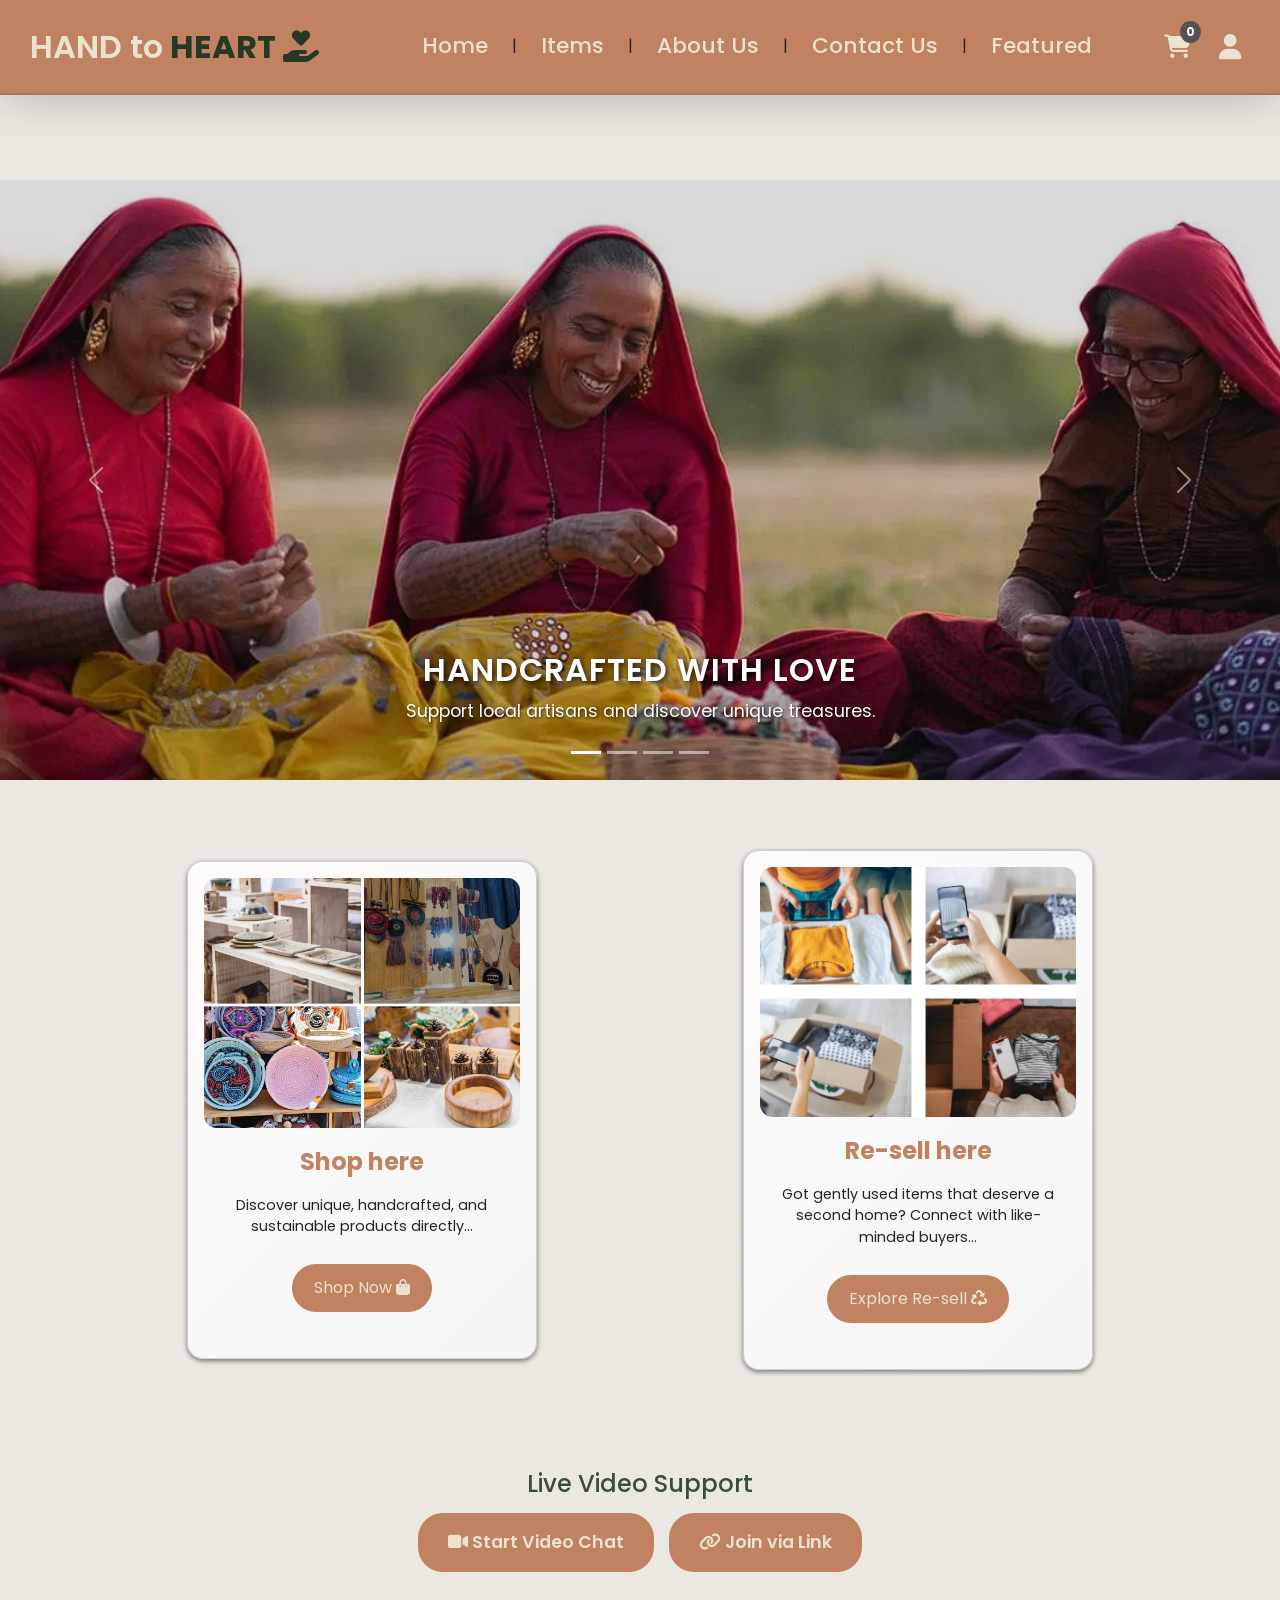
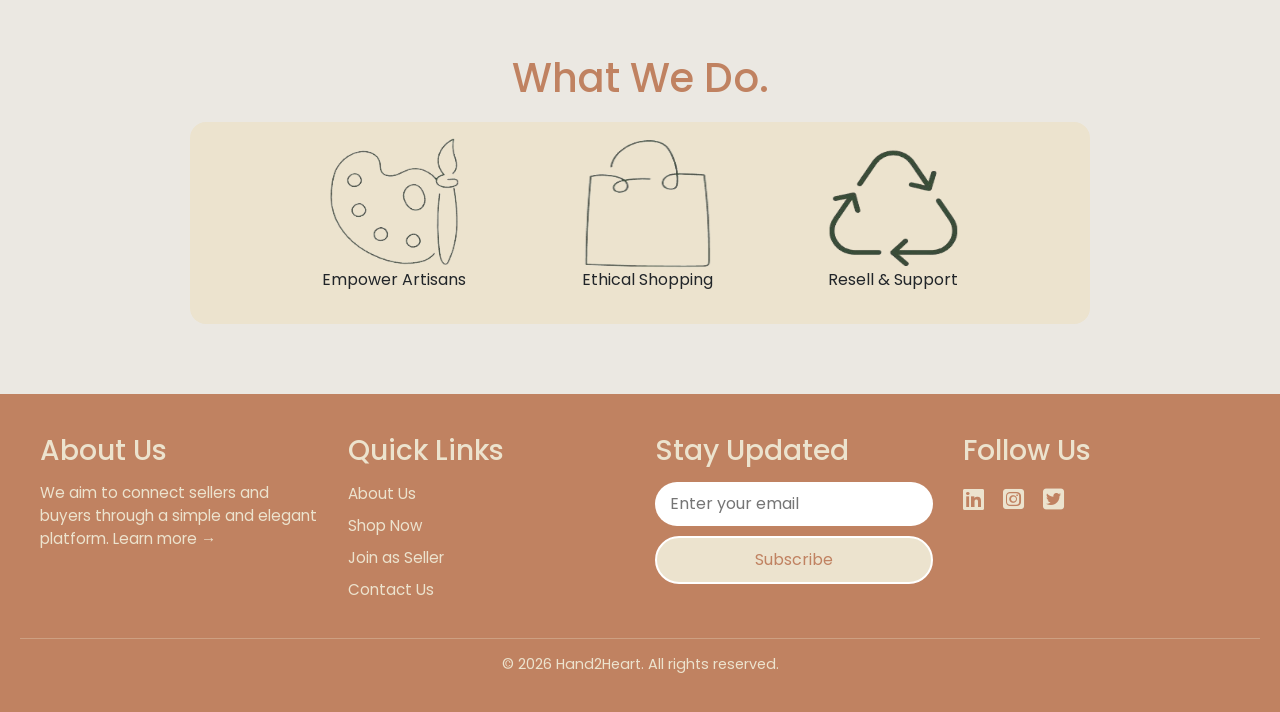
<file: frontend/reseller-dashboard.html>
<!DOCTYPE html>
<html lang="en">
<head>
    <meta charset="UTF-8">
    <meta name="viewport" content="width=device-width, initial-scale=1.0">
    <title>Hand2Heart - Resell Dashboard</title>
    <link rel="stylesheet" href="https://cdn.jsdelivr.net/npm/bootstrap@5.3.7/dist/css/bootstrap.min.css">
    <link rel="stylesheet" href="style.css">
    <link rel="stylesheet" href="https://cdnjs.cloudflare.com/ajax/libs/font-awesome/6.7.2/css/all.min.css" integrity="sha512-Evv84Mr4kqVGRNSgIGL/F/aIDqQb7xQ2vcrdIwxfjThSH8CSR7PBEakCr51Ck+w+/U6swU2Im1vVX0SVk9ABhg==" crossorigin="anonymous" referrerpolicy="no-referrer" />
    <link href="https://fonts.googleapis.com/css2?family=Poppins:wght@400;600&display=swap" rel="stylesheet">
</head>
<body>
    <div class="dashboard-container">
        <h1>Reseller Dashboard</h1>
        <button onclick="window.location.href='resell.html'" class="btn btn-outline-success">
            Go Back to Resell Page
        </button>
        <p>Add, update or remove items for resale</p>
        <form id="resellForm" class="product-form" enctype="multipart/form-data">

            <input type="file" name="image" id="itemImage" required>

            <input type="text" name="name" placeholder="Item Name" required>

            <textarea name="description" placeholder="Description"></textarea>

            <select name="category" required>
                <option value="Saree Collection">Saree Collection</option>
                <option value="Artifacts Collection">Artifacts Collection</option>
                <option value="Lifestyle Picks">Lifestyle Picks</option>
            </select>

            <select name="itemType" required>
                <option value="Second Hand">Second Hand</option>
                <option value="New">New</option>
            </select>

            <input type="number" name="price" placeholder="Price" required>

            <button type="submit">Add Item</button>
            <div id="dashboardMsg" style="margin: 15px 0; padding: 10px; border-radius: 5px; display: none; text-align: center; font-weight: 600;"></div>
        </form>


    </div>
    <script src="reseller-dashboard.js"></script>

</body>
</html>
</file>
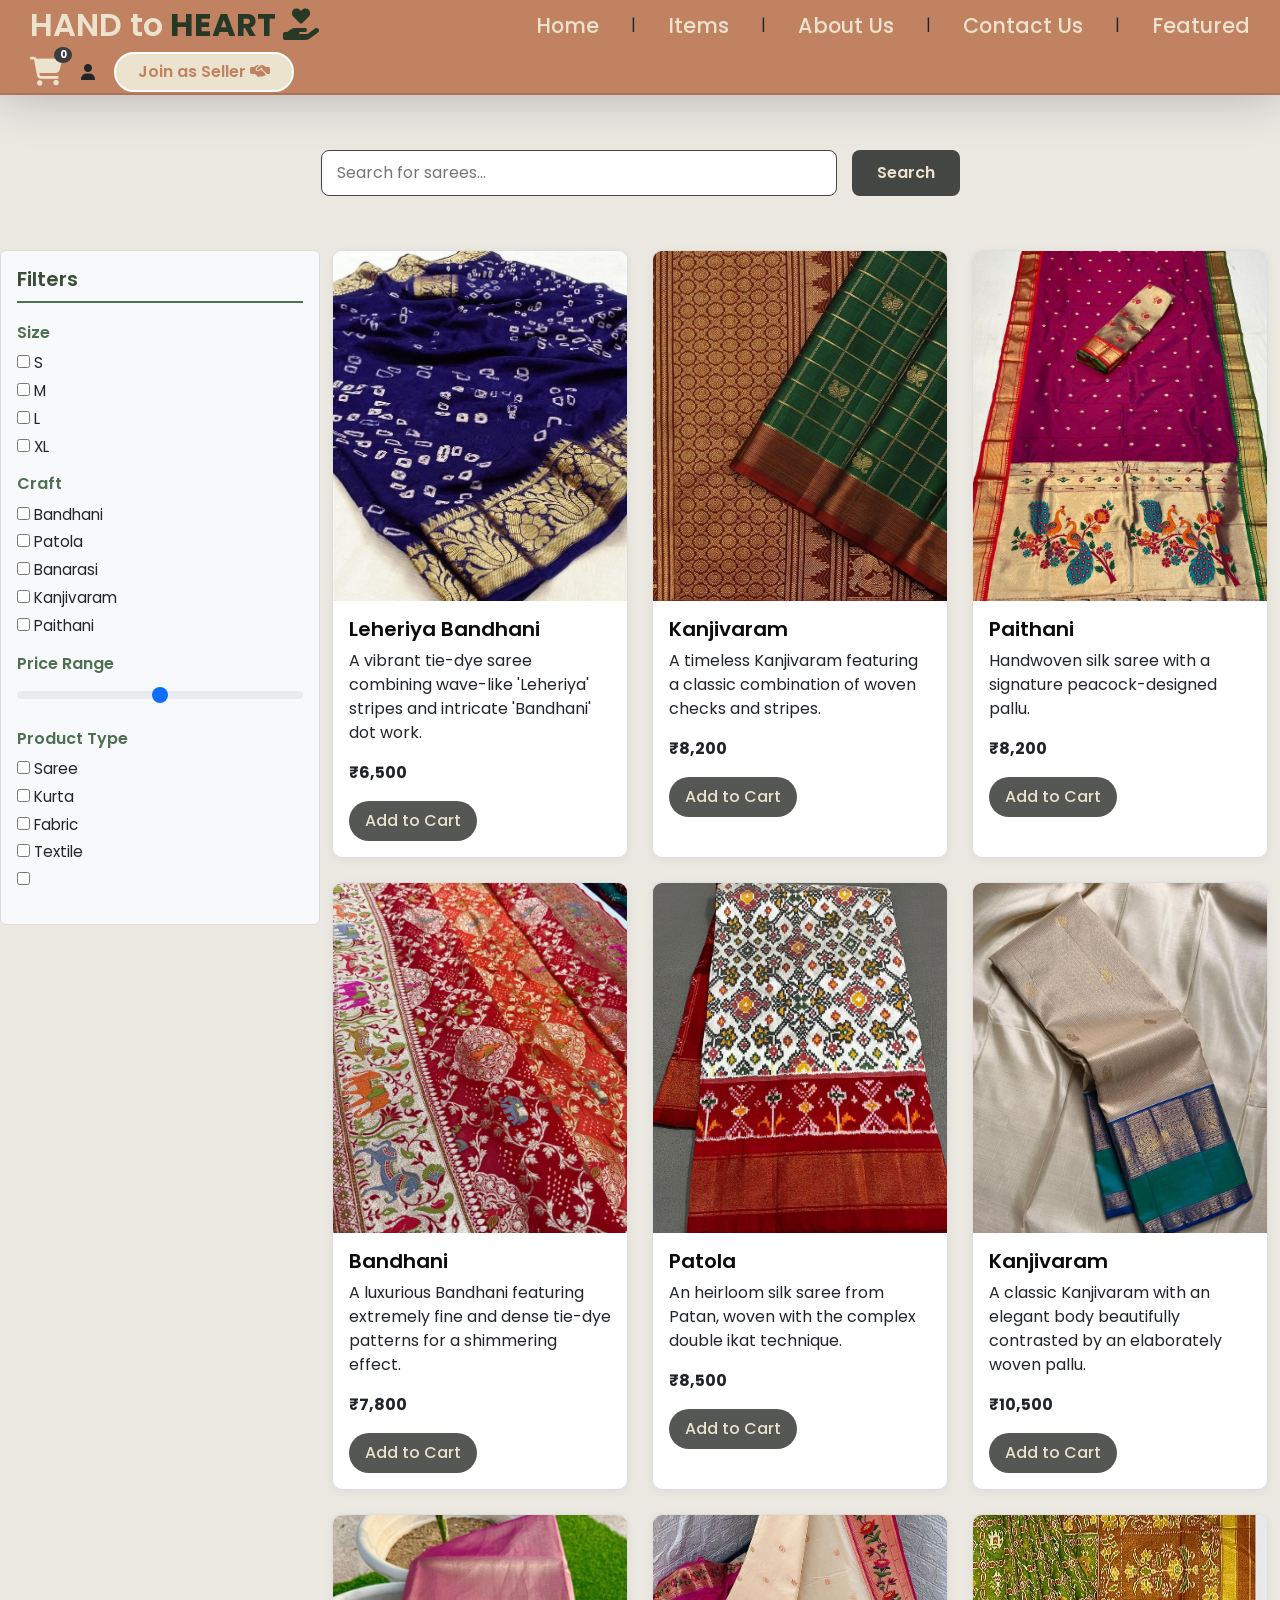
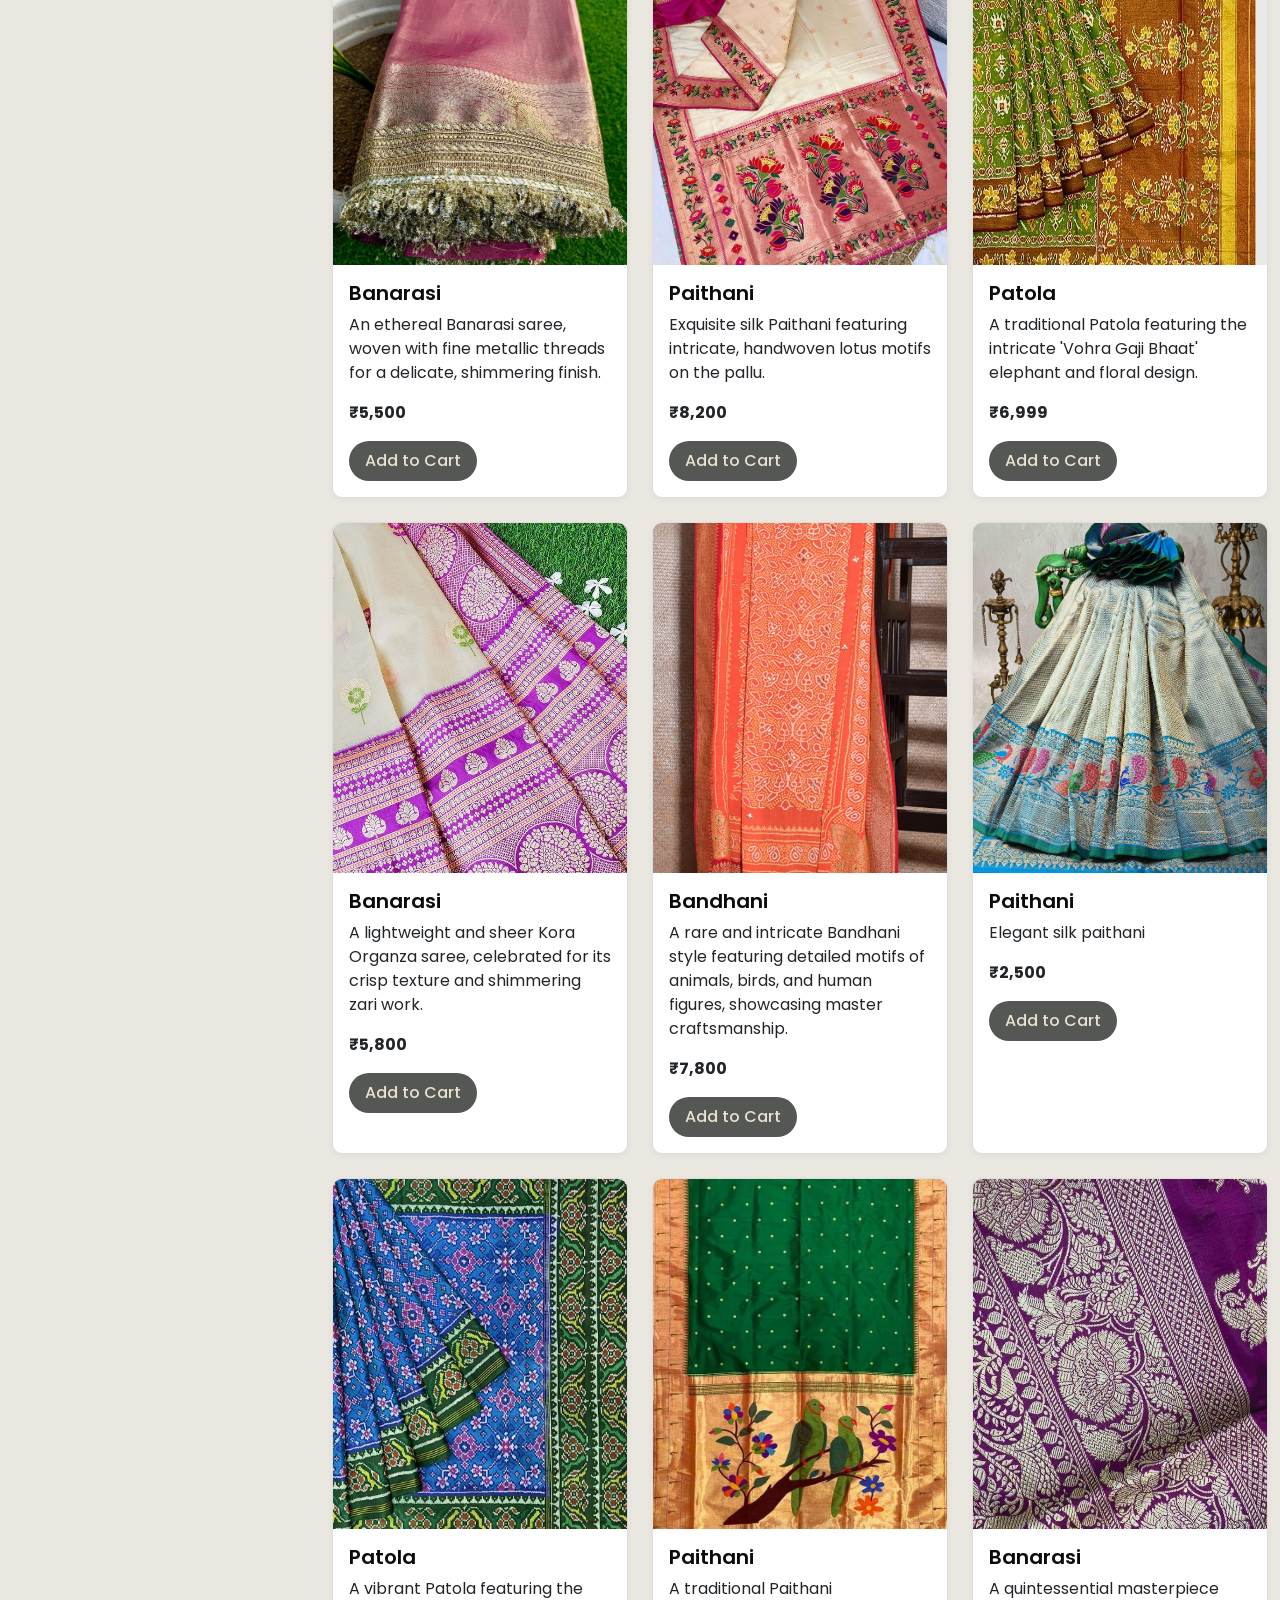
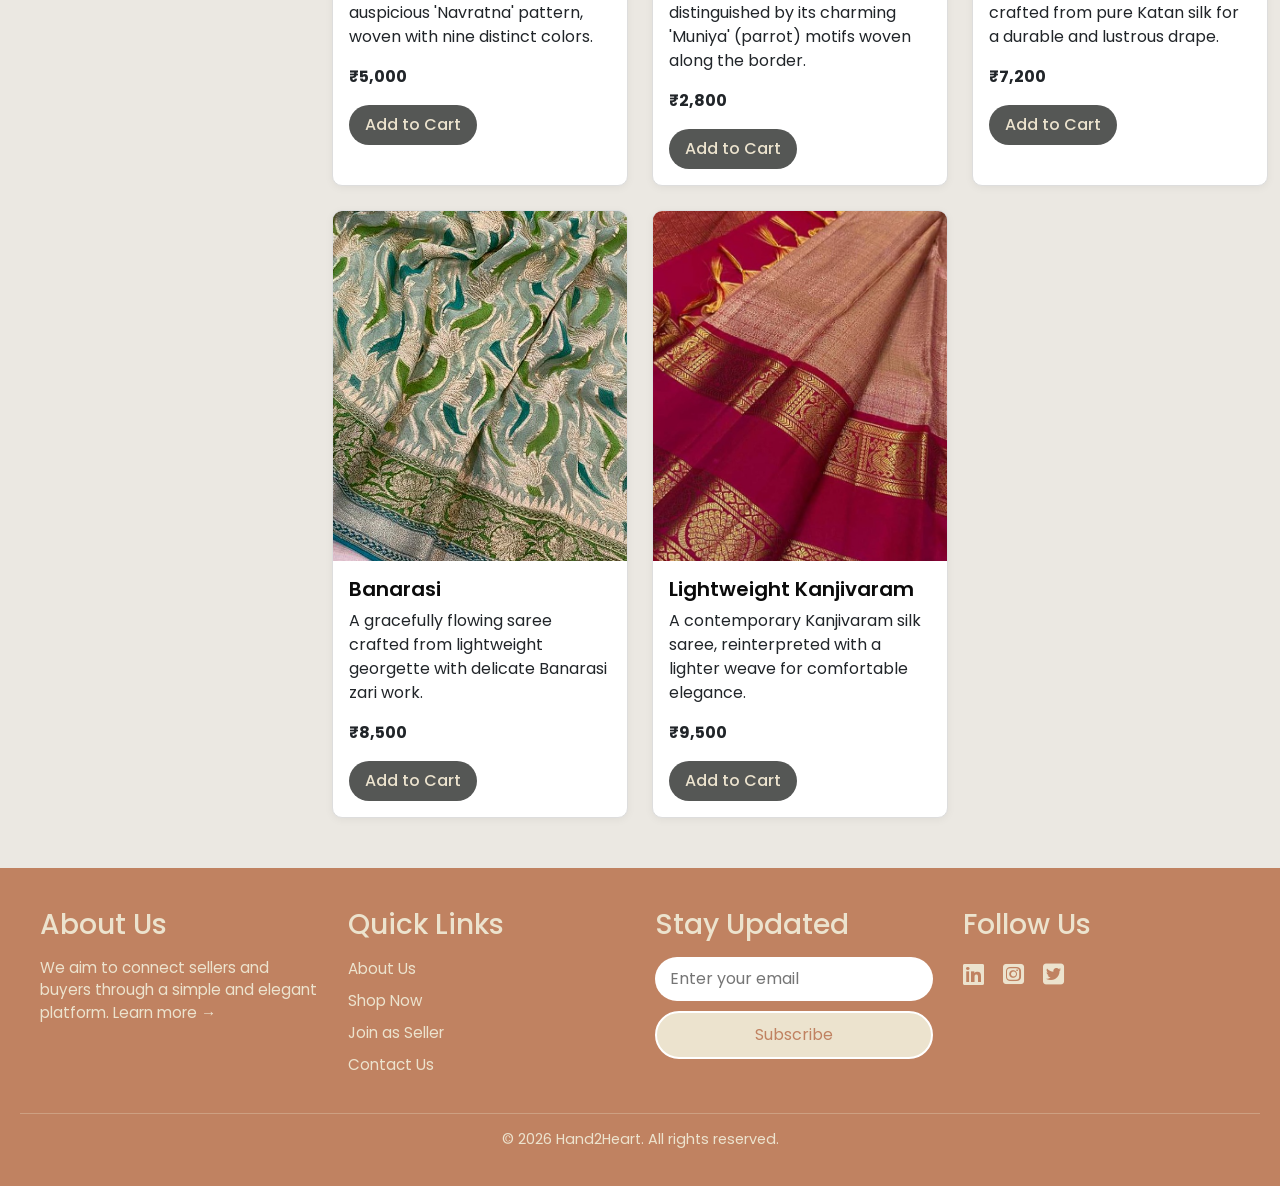
<file: frontend/saree.html>
<!DOCTYPE html>
<html lang="en">
<head>
  <meta charset="UTF-8">
  <meta name="viewport" content="width=device-width, initial-scale=1.0">
  <title>Hand2Heart - Saree "Simple and Elegant Handmade Sarees"</title>

  <link href="https://cdn.jsdelivr.net/npm/bootstrap@5.3.2/dist/css/bootstrap.min.css" rel="stylesheet">
  
  <link rel="stylesheet" href="https://cdnjs.cloudflare.com/ajax/libs/font-awesome/6.7.2/css/all.min.css">

  <link href="https://fonts.googleapis.com/css2?family=Poppins:wght@400;600&display=swap" rel="stylesheet">

  <link rel="stylesheet" href="products.css">
</head>
<body class="shop-body">

  <div class="navbar">
        <div class="logo">
            <span class="white">HAND to</span><span class="green"> HEART <i class="fa-solid fa-hand-holding-heart icon"></i></span>
        </div>
        <div class="nav-items">
            <ul>
                <li><a href="shop-now.html">Home</a></li>
                <li>|</li>
                <li><a href="#">Items</a></li>
                <li>|</li>
                <li><a href="#">About Us</a></li>
                <li>|</li>
                <li><a href="contact.html" onclick="openContact()">Contact Us</a></li>
                <li>|</li>
                <li><a href="#">Featured</a></li>
            </ul>
        </div>
        <div class="nav-right">
          <div class="cart" onclick="window.location.href='cart.html'">
              <i class="fa-solid fa-cart-shopping"></i>
              <span id="cart-count">0</span>
          </div>

          <div id="guest-btn" class="login" onclick="openLogin()">
              <i class="fa-solid fa-user"></i>
          </div>

          <div id="user-menu-container" class="user-menu-wrap" style="display: none;">
              <div class="user-avatar" onclick="toggleUserMenu()">
                  <span id="user-initial">U</span>
              </div>

              <div id="user-dropdown" class="profile-dropdown">
                  <div class="dropdown-header">
                      <p id="menu-name">User Name</p>
                      <small id="menu-email">user@email.com</small>
                  </div>
                  <ul>
                      <li><a href="profile.html"><i class="fa-solid fa-id-badge"></i> My Profile</a></li>
                      <li><a href="orders.html"><i class="fa-solid fa-box-open"></i> Order History</a></li>
                      <li class="divider"></li>
                      <li><a href="#" onclick="logoutUser()"><i class="fa-solid fa-right-from-bracket"></i> Logout</a></li>
                  </ul>
              </div>
          </div>

          <div class="sell-btn">
              <button class="btn btn-green-outline" onclick="openSeller()">
                  Join as Seller <i class="fa-solid fa-handshake-simple"></i>
              </button>
          </div>
      </div>

    </div>

    <div class="shop-search">
      <input type="text" id="searchInput" placeholder="Search for sarees...">
      
      <button onclick="searchProducts()">Search</button>
  </div>

  <div id="loginModal" class="login-modal">
        <div class="login-card">
            <h3>Login</h3>
            <input type="email" id="modalUsername" placeholder="Email" />
            <input type="password" id="modalPassword" placeholder="Password" />
            <div id="modalError" class="error"></div>
            <button onclick="validateModalLogin()">Login</button>
            
            <button 
                class="sign-in-btn" 
                onclick="window.location.href='register.html'; closeLogin()"
            >
                Sign In
            </button>
            <button class="close-btn" onclick="closeLogin()">Close</button>
        </div>
    </div>
    <div id="sellerModal" class="login-modal">
      <div class="modal-card"></div>
    </div>
    
    <div id="checkoutModal" class="login-modal">
      <div class="login-card">
          <div id="checkoutForm"></div>
      </div>
    </div>

  <div class="container-fluid mt-4">
    <div class="row">
      
      <aside class="col-md-3 p-3 bg-light rounded">
        <h5>Filters</h5>
        
        <h6>Size</h6>
        <ul class="list-unstyled">
          <li><input type="checkbox"> S</li>
          <li><input type="checkbox"> M</li>
          <li><input type="checkbox"> L</li>
          <li><input type="checkbox"> XL</li>
        </ul>

        <h6>Craft</h6>
        <ul class="list-unstyled">
          <li><input type="checkbox"> Bandhani</li>
          <li><input type="checkbox"> Patola</li>
          <li><input type="checkbox"> Banarasi</li>
          <li><input type="checkbox"> Kanjivaram</li>
          <li><input type="checkbox"> Paithani</li>
        </ul>

        <h6>Price Range</h6>
        <input type="range" class="form-range" min="1000" max="10000" step="500">

        <h6>Product Type</h6>
        <ul>
          <li><input type="checkbox"> Saree</li>
          <li><input type="checkbox"> Kurta</li>
          <li><input type="checkbox"> Fabric</li>
          <li><input type="checkbox"> Textile</li>
          <li><input type="checkbox"> </li>
        </ul>
      </aside>

      <main class="col-md-9">
        <div class="row row-cols-1 row-cols-md-3 g-4" id="product-grid">
          
          <div class="col">
            <div class="card h-100">
              <img src="assets/bandhani1-img.jpg" class="card-img-top" alt="Leheriya Bandhani Saree">
              <div class="card-body">
                <h5 class="card-title">Leheriya Bandhani</h5>
                <p class="card-text">A vibrant tie-dye saree combining wave-like 'Leheriya' stripes and intricate 'Bandhani' dot work.</p>
                <p class="fw-bold">₹6,500</p>
                <button class="btn-green" data-product-id="bandhani1" data-title="Bandhani Saree" data-price="6500" data-image-url="../assets/bandhani1-img.jpg">Add to Cart</button>
              </div>
            </div>
          </div>

          <div class="col">
            <div class="card h-100">
              <img src="assets/kanjivaram1-img.jpg" class="card-img-top" alt="Checks & Stripes Kanjivaram Saree">
              <div class="card-body">
                <h5 class="card-title">Kanjivaram</h5>
                <p class="card-text">A timeless Kanjivaram featuring a classic combination of woven checks and stripes.</p>
                <p class="fw-bold">₹8,200</p>
                <button class="btn-green" data-product-id="kanjivaram1" data-title="Kanjivaram Saree" data-price="8200" data-image-url="../assets/kanjivaram1-img.jpg">Add to Cart</button>
              </div>
            </div>
          </div>

          <div class="col">
            <div class="card h-100">
              <img src="assets/paithani1-img.jpg" class="card-img-top" alt="Saree">
              <div class="card-body">
                <h5 class="card-title">Paithani</h5>
                <p class="card-text">Handwoven silk saree with a signature peacock-designed pallu.</p>
                <p class="fw-bold">₹8,200</p>
                <button class="btn-green" data-product-id="paithani1" data-title="Paithani Saree" data-price="8200" data-image-url="../assets/paithani1-img.jpg">Add to Cart</button>
              </div>
            </div>
          </div>


          <div class="col">
            <div class="card h-100">
              <img src="assets/bandhani2-img.jpg" class="card-img-top" alt="Jhankaar Bandhani Saree">
              <div class="card-body">
                <h5 class="card-title">Bandhani</h5>
                <p class="card-text">A luxurious Bandhani featuring extremely fine and dense tie-dye patterns for a shimmering effect.</p>
                <p class="fw-bold">₹7,800</p>
                <button class="btn-green" data-product-id="bandhani2" data-title="Bandhani Saree" data-price="7800" data-image-url="../assets/bandhani2-img.jpg">Add to Cart</button>
              </div>
            </div>
          </div>


          <div class="col">
            <div class="card h-100">
              <img src="assets/patola1-img.jpg" class="card-img-top" alt="Patan Patola Saree">
              <div class="card-body">
                <h5 class="card-title">Patola</h5>
                <p class="card-text">An heirloom silk saree from Patan, woven with the complex double ikat technique.</p>
                <p class="fw-bold">₹8,500</p>
                <button class="btn-green" data-product-id="patola1" data-title="Patola Saree" data-price="8500" data-image-url="../assets/patola1-img.jpg">Add to Cart</button>
              </div>
            </div>
          </div>

          <div class="col">
            <div class="card h-100">
              <img src="assets/kanjivaram2-img.jpg" class="card-img-top" alt="Plain Body Kanjivaram Saree">
              <div class="card-body">
                <h5 class="card-title">Kanjivaram</h5>
                <p class="card-text">A classic Kanjivaram with an elegant body beautifully contrasted by an elaborately woven pallu.</p>
                <p class="fw-bold">₹10,500</p>
                <button class="btn-green" data-product-id="kanjivaram2" data-title="Kanjivaram Saree" data-price="10500" data-image-url="../assets/kanjivaram2-img.jpg">Add to Cart</button>
              </div>
            </div>
          </div>

          <div class="col">
            <div class="card h-100">
              <img src="assets/banarsi1-img.jpg" class="card-img-top" alt="Tissue Banarasi Saree">
              <div class="card-body">
                <h5 class="card-title">Banarasi</h5>
                <p class="card-text">An ethereal Banarasi saree, woven with fine metallic threads for a delicate, shimmering finish.</p>
                <p class="fw-bold">₹5,500</p>
                <button class="btn-green" data-product-id="banarsi1" data-title="Banarsi Saree" data-price="5500" data-image-url="../assets/banarsi-img.jpg">Add to Cart</button>
              </div>
            </div>
          </div>

          <div class="col">
            <div class="card h-100">
              <img src="assets/paithani2-img.jpg" class="card-img-top" alt="Saree">
              <div class="card-body">
                <h5 class="card-title">Paithani</h5>
                <p class="card-text">Exquisite silk Paithani featuring intricate, handwoven lotus motifs on the pallu.</p>
                <p class="fw-bold">₹8,200</p>
                <button class="btn-green" data-product-id="paithani2" data-title="Paithani Saree" data-price="8200" data-image-url="../assets/paithani2-img.jpg">Add to Cart</button>
              </div>
            </div>
          </div>

          <div class="col">
            <div class="card h-100">
              <img src="assets/patola2-img.jpg" class="card-img-top" alt="Vohra Gaji Patola Saree">
              <div class="card-body">
                <h5 class="card-title">Patola</h5>
                <p class="card-text">A traditional Patola featuring the intricate 'Vohra Gaji Bhaat' elephant and floral design.</p>
                <p class="fw-bold">₹6,999</p>
                <button class="btn-green" data-product-id="patola2" data-title="Patola Saree" data-price="6999" data-image-url="../assets/patola2-img.jpg">Add to Cart</button>
              </div>
            </div>
          </div>


          <div class="col">
            <div class="card h-100">
              <img src="assets/banarsi2-img.jpg" class="card-img-top" alt="Organza Kora Banarasi Saree">
              <div class="card-body">
                <h5 class="card-title">Banarasi</h5>
                <p class="card-text">A lightweight and sheer Kora Organza saree, celebrated for its crisp texture and shimmering zari work.</p>
                <p class="fw-bold">₹5,800</p>
                <button class="btn-green" data-product-id="banarsi2" data-title="Banarsi Saree" data-price="5800" data-image-url="../assets/banarsi2-img.jpg">Add to Cart</button>
              </div>
            </div>
          </div>

          <div class="col">
            <div class="card h-100">
              <img src="assets/bandhani3-img.jpg" class="card-img-top" alt="Shikari Bandhani Saree">
              <div class="card-body">
                <h5 class="card-title">Bandhani</h5>
                <p class="card-text">A rare and intricate Bandhani style featuring detailed motifs of animals, birds, and human figures, showcasing master craftsmanship.</p>
                <p class="fw-bold">₹7,800</p>
                <button class="btn-green" data-product-id="bandhani3" data-title="Bandhani Saree" data-price="7800" data-image-url="../assets/bandhani3-img.jpg">Add to Cart</button>
              </div>
            </div>
          </div>

          <div class="col">
            <div class="card h-100">
              <img src="assets/paithani3-img.jpg" class="card-img-top" alt="Saree">
              <div class="card-body">
                <h5 class="card-title">Paithani</h5>
                <p class="card-text">Elegant silk paithani</p>
                <p class="fw-bold">₹2,500</p>
                <button class="btn-green" data-product-id="paithani3" data-title="Paithani Saree" data-price="2500" data-image-url="../assets/paithani3-img.jpg">Add to Cart</button>
              </div>
            </div>
          </div>

          <div class="col">
            <div class="card h-100">
              <img src="assets/patola3-img.jpg" class="card-img-top" alt="Navratna Patola Saree">
              <div class="card-body">
                <h5 class="card-title">Patola</h5>
                <p class="card-text">A vibrant Patola featuring the auspicious 'Navratna' pattern, woven with nine distinct colors.</p>
                <p class="fw-bold">₹5,000</p>
                <button class="btn-green" data-product-id="patola3" data-title="Patola Saree" data-price="5000" data-image-url="../assets/patola3-img.jpg">Add to Cart</button>
              </div>
            </div>
          </div>

          <div class="col">
            <div class="card h-100">
              <img src="assets/paithani4-img.jpg" class="card-img-top" alt="Saree">
              <div class="card-body">
                <h5 class="card-title">Paithani</h5>
                <p class="card-text">A traditional Paithani distinguished by its charming 'Muniya' (parrot) motifs woven along the border.</p>
                <p class="fw-bold">₹2,800</p>
                <button class="btn-green" data-product-id="paithani4" data-title="Paithani Saree" data-price="2800" data-image-url="../assets/paithani4-img.jpg">Add to Cart</button>
              </div>
            </div>
          </div>

          <div class="col">
            <div class="card h-100">
              <img src="assets/banarsi3-img.jpg" class="card-img-top" alt="Katan Banarasi Saree">
              <div class="card-body">
                <h5 class="card-title">Banarasi</h5>
                <p class="card-text">A quintessential masterpiece crafted from pure Katan silk for a durable and lustrous drape.</p>
                <p class="fw-bold">₹7,200</p>
                <button class="btn-green" data-product-id="banarsi3" data-title="Banarsi Saree" data-price="7200" data-image-url="../assets/banarsi3-img.jpg">Add to Cart</button>
              </div>
            </div>
          </div>

          <div class="col">
            <div class="card h-100">
              <img src="assets/banarsi4-img.jpg" class="card-img-top" alt="Georgette Banarasi Saree">
              <div class="card-body">
                <h5 class="card-title">Banarasi</h5>
                <p class="card-text">A gracefully flowing saree crafted from lightweight georgette with delicate Banarasi zari work.</p>
                <p class="fw-bold">₹8,500</p>
                <button class="btn-green" data-product-id="banarsi4" data-title="Banarsi Saree" data-price="8500" data-image-url="../assets/banarsi4-img.jpg">Add to Cart</button>
              </div>
            </div>
          </div>

          <div class="col">
            <div class="card h-100">
              <img src="assets/kanjivaram3-img.jpg" class="card-img-top" alt="Lightweight Kanjivaram Saree">
              <div class="card-body">
                <h5 class="card-title">Lightweight Kanjivaram</h5>
                <p class="card-text">A contemporary Kanjivaram silk saree, reinterpreted with a lighter weave for comfortable elegance.</p>
                <p class="fw-bold">₹9,500</p>
                <button class="btn-green" data-product-id="kanjivaram3" data-title="Kanjivaram Saree" data-price="9500" data-image-url="../assets/kanjivaram3-img.jpg">Add to Cart</button>
              </div>
            </div>
          </div>

        </div>
      </main>
    </div>
  </div>



  <footer class="site-footer">
        <div class="footer-container">

            <div class="footer-section">
            <h3>About Us</h3>
            <p>We aim to connect sellers and buyers through a simple and elegant platform. 
                <a href="about.html">Learn more →</a>
            </p>
            </div>

            <div class="footer-section">
            <h3>Quick Links</h3>
            <ul>
                <li><a href="#about-section">About Us</a></li>
                <li><a href="shop-now.html">Shop Now</a></li>
                <li><a href="#" onclick="openSeller()">Join as Seller</a></li>
                <li><a href="#" onclick="openContact()">Contact Us</a></li>
            </ul>
            </div>

            <div class="footer-section">
            <h3>Stay Updated</h3>
            <form id="newsletterForm">
                <input type="email" placeholder="Enter your email" required>
                <button type="submit">Subscribe</button>
                <p id="newsletterMsg"></p>
            </form>
            </div>

            <div class="footer-section">
            <h3>Follow Us</h3>
            <div class="social-links">
                <a href="#"><i class="fa-brands fa-linkedin"></i></a>
                <a href="#"><i class="fa-brands fa-square-instagram"></i></a>
                <a href="#"><i class="fa-brands fa-square-twitter"></i></a>
            </div>
            </div>

        </div>

        <div class="footer-bottom">
            <p>© 2026 Hand2Heart. All rights reserved.</p>
        </div>
    </footer>

  <script src="https://cdn.jsdelivr.net/npm/bootstrap@5.3.2/dist/js/bootstrap.bundle.min.js"></script>

  <script src="script.js"></script>
    <script>
        const BACKEND_URL = '';
        document.addEventListener('DOMContentLoaded', () => {
            const productGrid = document.getElementById('product-grid');
            
            async function fetchAndRenderProducts(category) {
                if (!productGrid) return;

                try {
                    // Calls the new backend route /api/product/:category
                    const response = await fetch(BACKEND_URL + `/api/product/${category}`);
                    const data = await response.json();

                    if (response.ok && data.products && data.products.length > 0) {
                        
                        data.products.forEach(product => {
                            // Dynamically generates the product card HTML
                            const productCardHtml = `
                                <div class="col">
                                    <div class="card h-100">
                                        <img src="/${product.imageUrl}" class="card-img-top" alt="${product.title}">
                                        <div class="card-body">
                                            <h5 class="card-title">${product.title} (New!)</h5>
                                            <p class="card-text">${product.description || 'No description provided.'}</p>
                                            <p class="fw-bold">₹${product.price.toFixed(2)}</p>
                                            <button 
                                                class="btn-green" 
                                                data-product-id="${product._id}" 
                                                data-title="${product.title}" 
                                                data-price="${product.price}"
                                                data-image-url="/${product.imageUrl.replace(/\\/g, '/')}"
                                            >
                                                Add to Cart
                                            </button>
                                        </div>
                                    </div>
                                </div>
                            `;
                            
                            // Create a temporary element to hold the new dynamic card
                            const tempDiv = document.createElement('div');
                            tempDiv.innerHTML = productCardHtml.trim();
                            const newProductCard = tempDiv.firstChild;

                            // Randomly insert the new product card among the existing ones (Request 5)
                            const existingCount = productGrid.children.length;
                            const randomIndex = Math.floor(Math.random() * (existingCount + 1));

                            if (existingCount > 0 && randomIndex < existingCount) {
                                productGrid.insertBefore(newProductCard, productGrid.children[randomIndex]);
                            } else {
                                productGrid.appendChild(newProductCard);
                            }
                        });
                    } else if (response.ok && data.products && data.products.length === 0) {
                        console.log('No dynamic products found for this category.');
                    } else {
                        console.error('Failed to load dynamic products:', data.message || 'Server error.');
                    }
                } catch (err) {
                    console.error('Network Error:', err);
                }
            }
            
            // Set the category based on the current page file name
            const pageName = window.location.pathname.split('/').pop().split('.')[0];
            // Only run the dynamic fetch for the relevant pages
            if (['saree', 'artifacts', 'lifestyle'].includes(pageName)) {
                fetchAndRenderProducts(pageName); 
            }
        });
    </script>
</body>
</html>
</file>
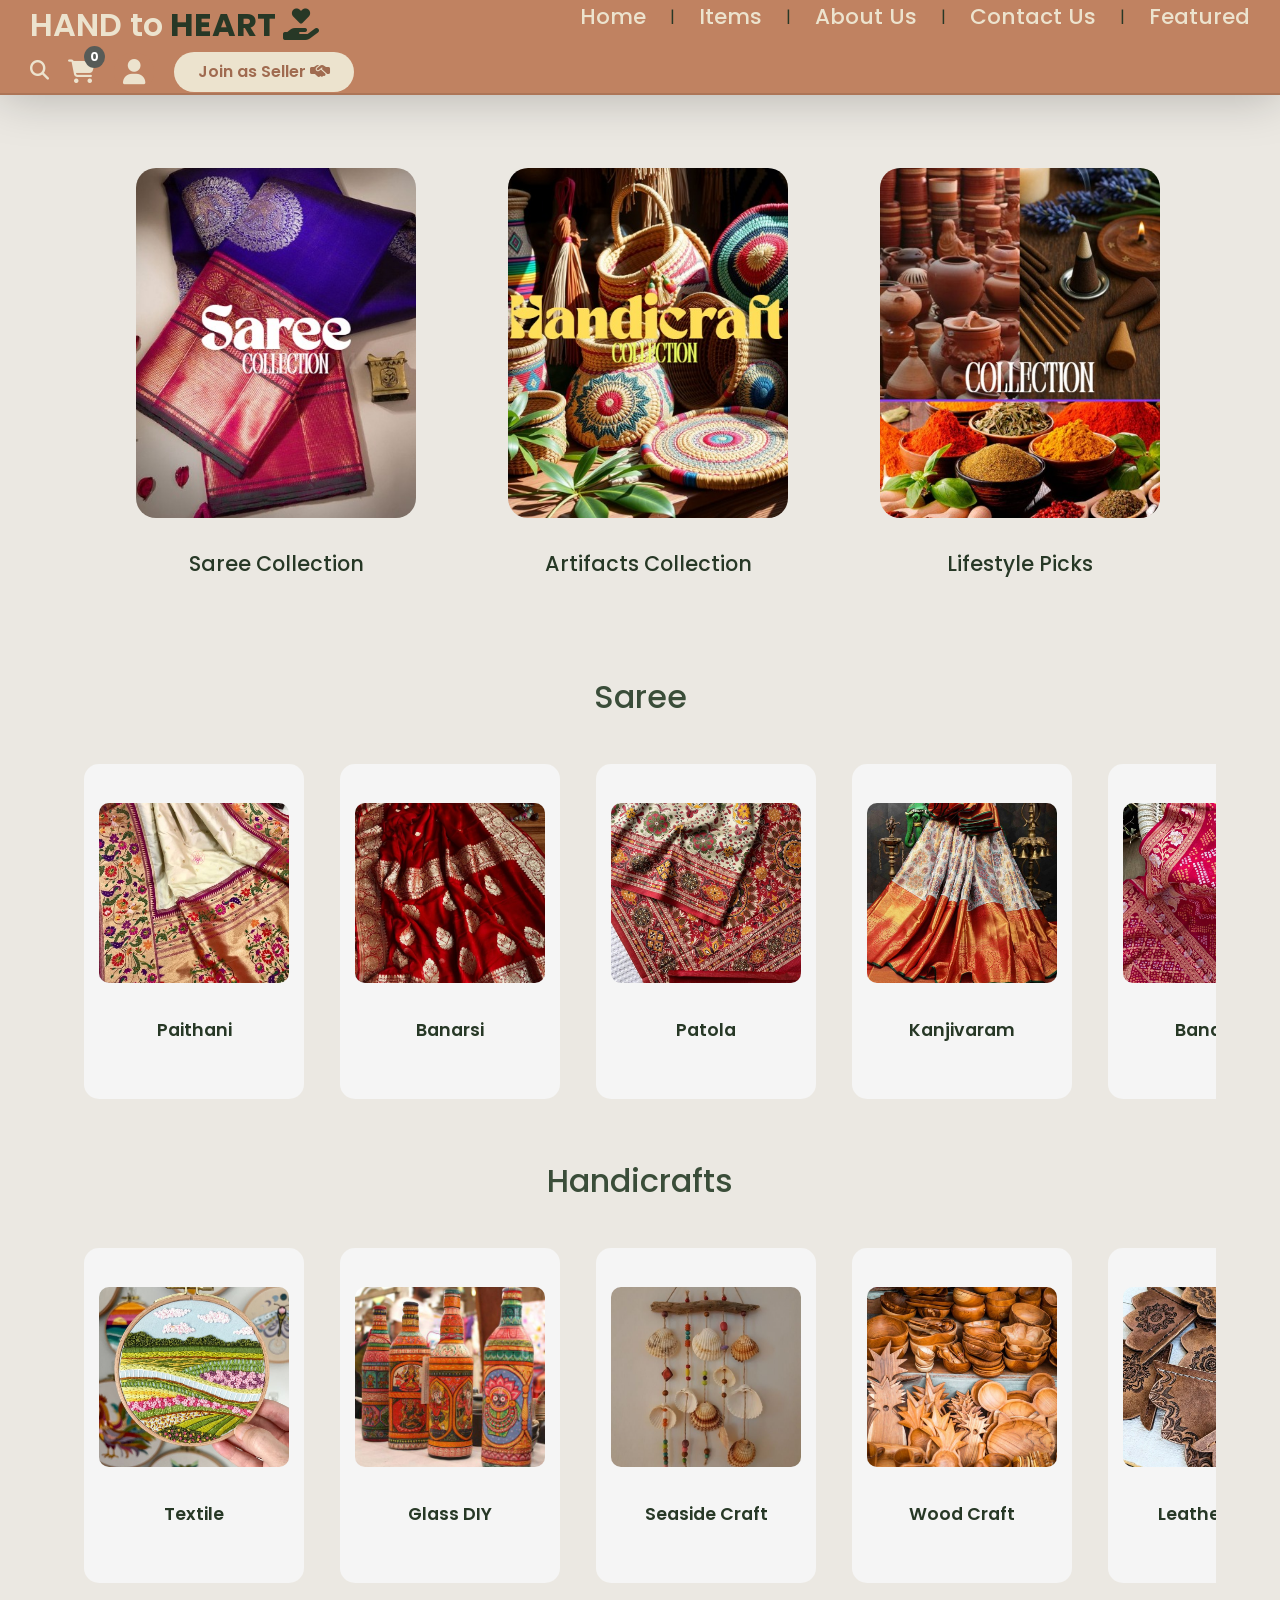
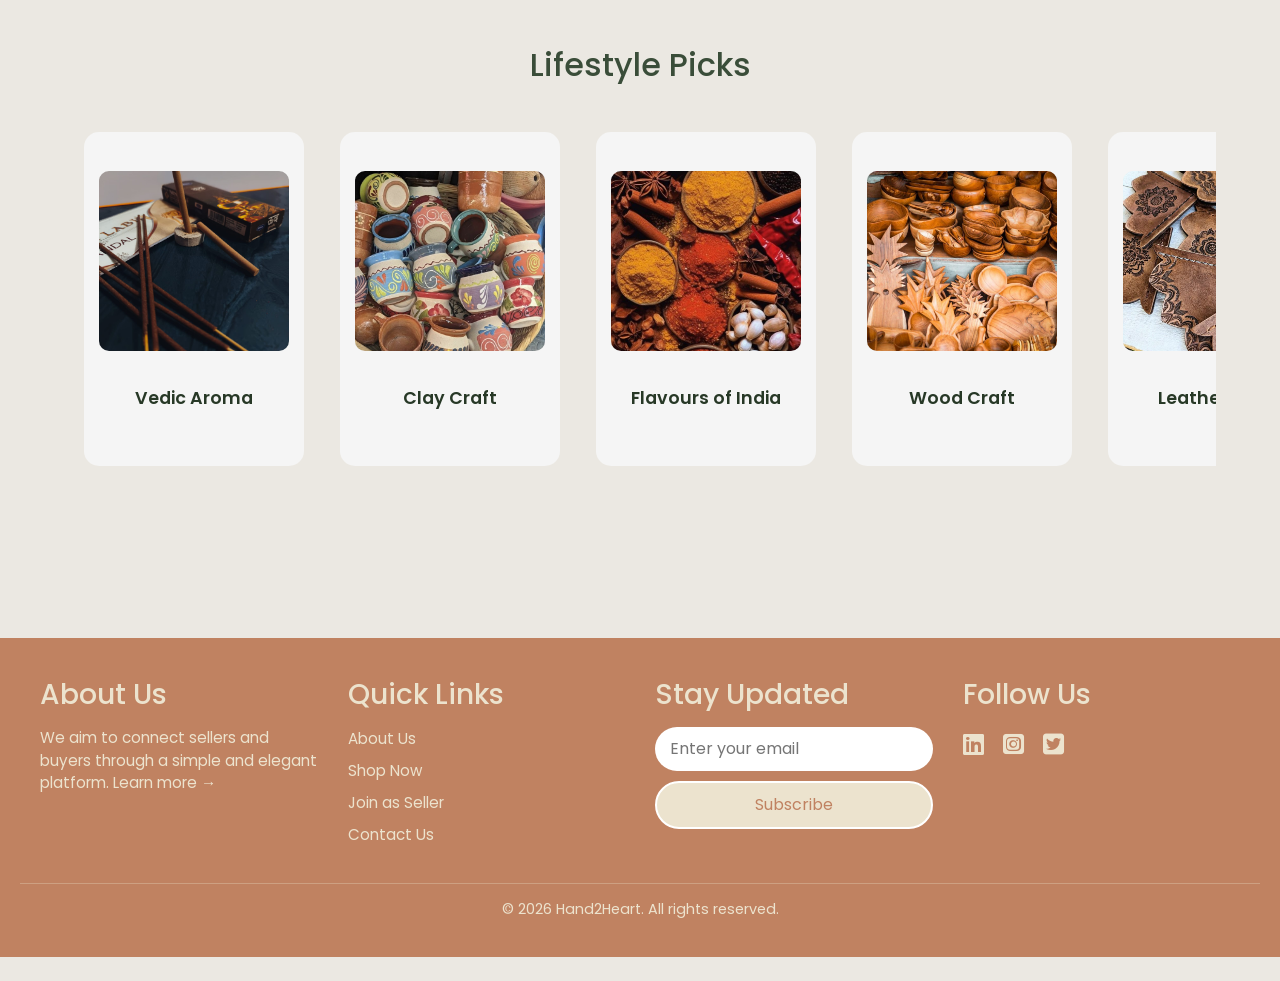
<file: frontend/seller-dashboard.html>
<!DOCTYPE html>
<html lang="en">
<head>
    <meta charset="UTF-8">
    <meta name="viewport" content="width=device-width, initial-scale=1.0">
    <title>Hand2Heart - Seller Board</title>
    <link rel="stylesheet" href="style.css">
    <link href="https://fonts.googleapis.com/css2?family=Poppins:wght@400;600&display=swap" rel="stylesheet">
    <style>
        .dashboard-container {
            max-width: 600px;
            margin: 50px auto;
            padding: 40px; 
            border-radius: 20px; 
            box-shadow: 0 5px 20px rgba(0, 0, 0, 0.3); 
            background-color: #ECE3CE; 
            margin-top: 150px; 
            text-align: center;
        }
        .dashboard-container h1 {
            color:#C08261;
            margin-bottom: 5px;
        }
        .dashboard-container p {
            color: #4F6F52;
            margin-bottom: 25px;
        }
        .product-form label {
            display: block;
            text-align: left;
            margin-top: 15px;
            margin-bottom: 5px;
            font-weight: 600;
            color: #3A4D39;
        }
        /* Styling for all form inputs and select element */
        .product-form input[type="text"], 
        .product-form input[type="number"], 
        .product-form textarea, 
        .product-form select {
            width: 100%;
            padding: 12px 15px;
            border: 1px solid #ccc;
            border-radius: 25px;
            box-sizing: border-box;
            font-size: 1rem;
            font-family: 'Poppins', sans-serif;
            outline: none;
            margin-bottom: 15px; 
        }
        .product-form textarea {
            resize: vertical;
            min-height: 100px;
            border-radius: 15px; 
        }
        /* Styling the "Add Item" button */
        .product-form button {
            background-color: #3A4D39; 
            color: #ECE3CE;
            padding: 15px 20px;
            margin-top: 30px;
            border: none;
            border-radius: 25px;
            cursor: pointer;
            font-size: 1.1rem;
            width: 100%;
            transition: background-color 0.3s ease;
        }

        .product-form button:hover {
            background-color: #4F6F52; 
        }
        .modal-message {
            margin-top: 15px;
            font-weight: 600;
        }
        
        /* New styling for the status/welcome area */
        #welcomeMessage {
            color: #3A4D39;
            font-size: 1.5rem;
            font-weight: 700;
            margin-bottom: 10px;
        }
        #sellerStatus {
            font-size: 1rem;
            margin-bottom: 30px;
            color: orange;
            font-weight: 500;
        }

        /* Styling for the new "Already a Seller? Log In" button (copied from style.css for local safety) */
        .btn-seller-shortcut {
            background-color: #b0b0b0 !important; 
            color: white !important;
            border: none !important;
            padding: 12px !important;
            margin-top: 10px !important;
            font-size: 1rem !important;
            width: 100%;
            cursor: pointer;
            border-radius: 25px;
            margin-bottom: 5px !important; 
        }
        
        .btn-seller-shortcut:hover {
            background-color: #888888 !important;
        }
    </style>
</head>
<body class="shop-body">
    <div class="dashboard-container">
        <p id="welcomeMessage" style="color: #3A4D39;"></p>
        <p id="sellerStatus" style="color: orange;"></p>
        <form id="productForm" class="product-form" enctype="multipart/form-data">
            <h2>Add New Item for Sale</h2>
            <label for="productName">Item Name</label>
            <input type="text" id="productName" placeholder="e.g., Hand-painted Ceramic Vase" required>

            <label for="productDesc">Description</label>
            <textarea id="productDesc" placeholder="Describe materials, dimensions, and origin." rows="5" required></textarea>

            <label for="productPrice">Price (₹)</label>
            <p style="font-size: 0.8em; color: #6C757D; margin-top: 5px; margin-bottom: 5px;">
                Expected Price Range: Saree: ₹1000-8000, Artifacts: ₹200-5000, Lifestyle: ₹10-1000.
            </p>
            <input type="number" id="productPrice" placeholder="0" step="1" min="1" required>
            
            <label for="productCategory">Category (Page to Display Item)</label>
            <select id="productCategory" required>
                <option value="">-- Select Product Type --</option>
                <option value="saree">Saree Collection</option>
                <option value="artifacts">Artifacts Collection</option>
                <option value="lifestyle">Lifestyle Picks</option>
            </select>
            
            <label for="productImage">Product Image (Max 5MB)</label>
            <input type="file" id="productImage" name="productImage" accept="image/*" required>
            
            <button type="submit">Add Item</button>
        </form>

        <div id="listingMsg" class="modal-message"></div>
        <button onclick="logout()" style="background-color: #d9534f; margin-top: 20px;">Logout from Seller Account</button>
        <button onclick="window.location.href='shop-now.html'" style="background-color: #3A4D39; margin-top: 10px;">Go back to main page</button>
    </div>

    <script src="script.js"></script>
    <script>
        document.addEventListener('DOMContentLoaded', () => {
            const safeGetElement = (id) => document.getElementById(id);
            const productForm = safeGetElement('productForm');
            const user = JSON.parse(localStorage.getItem('user'));
            const token = localStorage.getItem('token');
            const sellerId = localStorage.getItem('currentSellerId'); 
            const welcomeMessage = safeGetElement('welcomeMessage');
            const sellerStatus = safeGetElement('sellerStatus');
            
            if (!token || !user || (user.role !== 'seller' && user.role !== 'admin')) {
                alert('Access Denied. Please log in as a Seller.');
                window.location.replace('shop-now.html'); 
            } else {
                welcomeMessage.textContent = `Welcome to your Seller Dashboard, ${user.name} (${user.email}).`;
                if (user.status && user.status === 'pending') {
                    sellerStatus.textContent = "Your account status is currently 'pending review'. You can add products, but listings may not appear immediately.";
                } else {
                    sellerStatus.textContent = "Your account is active. Start listing your products!";
                    sellerStatus.style.color = 'green';
                }
            }

            if (productForm) {
                productForm.addEventListener('submit', function(event) {
                    event.preventDefault();
                    
                    const listingMsg = document.getElementById('listingMsg');
                    const category = document.getElementById('productCategory').value;
                    
                    if (!sellerId) {
                        listingMsg.textContent = "Error: Seller ID not found. Please log in again.";
                        listingMsg.style.color = 'red';
                        return;
                    }
                    
                    const formData = new FormData();
                    formData.append('sellerId', sellerId);
                    formData.append('productName', document.getElementById('productName').value);
                    formData.append('description', document.getElementById('productDesc').value);
                    formData.append('price', document.getElementById('productPrice').value); 
                    formData.append('category', category);

                    if (document.getElementById('productImage').files.length > 0) {
                        formData.append('productImage', document.getElementById('productImage').files[0]);
                    } else {
                         listingMsg.textContent = "Error: Please select a product image.";
                         listingMsg.style.color = 'red';
                         return;
                    }
                    
                    listingMsg.textContent = `Adding product...`;
                    listingMsg.style.color = 'orange';

                    fetch('/api/product/add', { 
                        method: 'POST',
                        headers: { 
                            'Authorization': `Bearer ${token}` 
                        },
                        body: formData 
                    })
                    .then(res => res.json())
                    .then(data => {
                        if (data.product) {
                            // FIX: Redirect and force the browser to reload from the server (not cache)
                            const categoryFile = data.product.category + '.html'; 
                            // Append a timestamp or cache-busting query parameter
                            const redirectUrl = categoryFile + '?_=' + new Date().getTime();
                            window.location.href = redirectUrl; 
                            
                        } else {
                            listingMsg.textContent = data.message || "Failed to list product.";
                            listingMsg.style.color = 'red';
                            document.getElementById('productImage').value = '';
                        }
                    })
                    .catch(err => {
                        console.error('Product listing fetch error:', err);
                        listingMsg.textContent = "Network error. Could not reach server.";
                        listingMsg.style.color = 'red';
                        document.getElementById('productImage').value = '';
                    });
                });
            }
        });
        
        window.logout = window.logout || (() => {
            localStorage.removeItem('token');
            localStorage.removeItem('user');
            localStorage.removeItem('currentSellerId');
            window.location.href = 'shop-now.html';
        }); 
    </script>
</body>
</html>
</file>
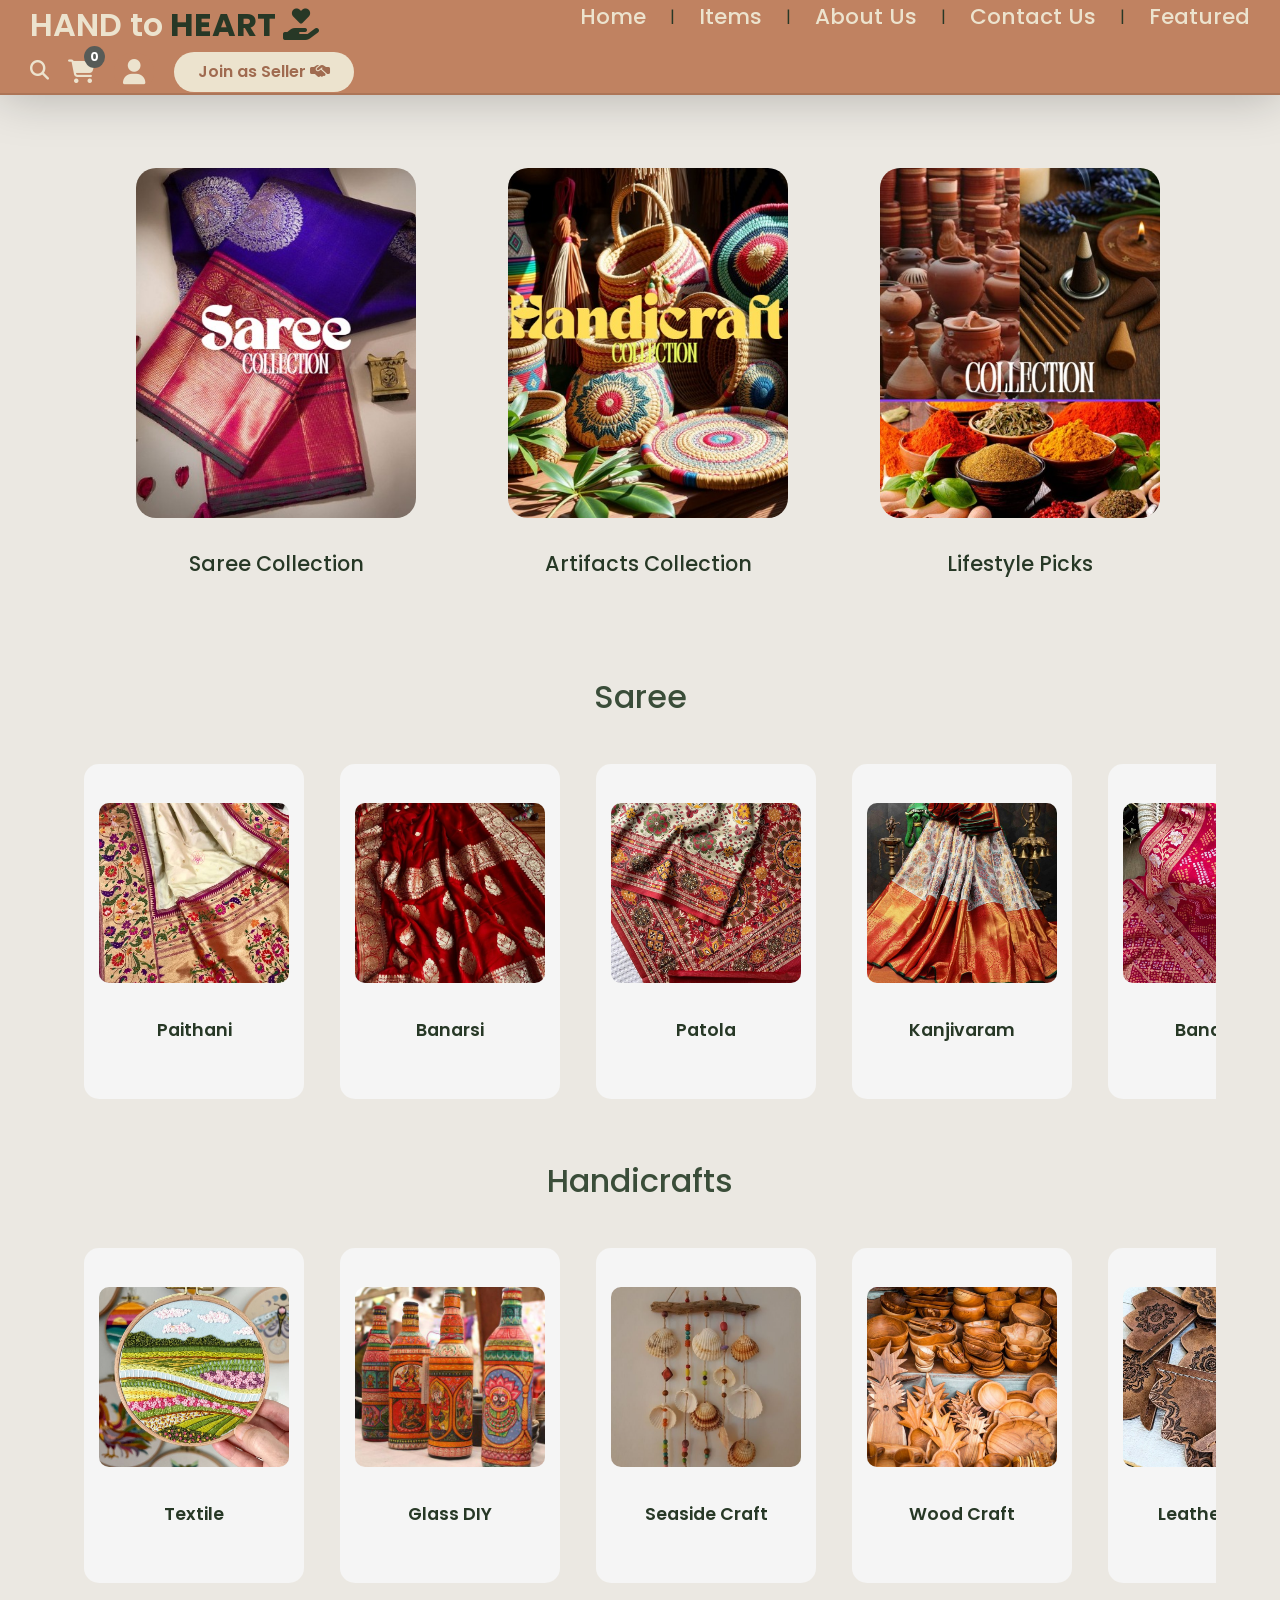
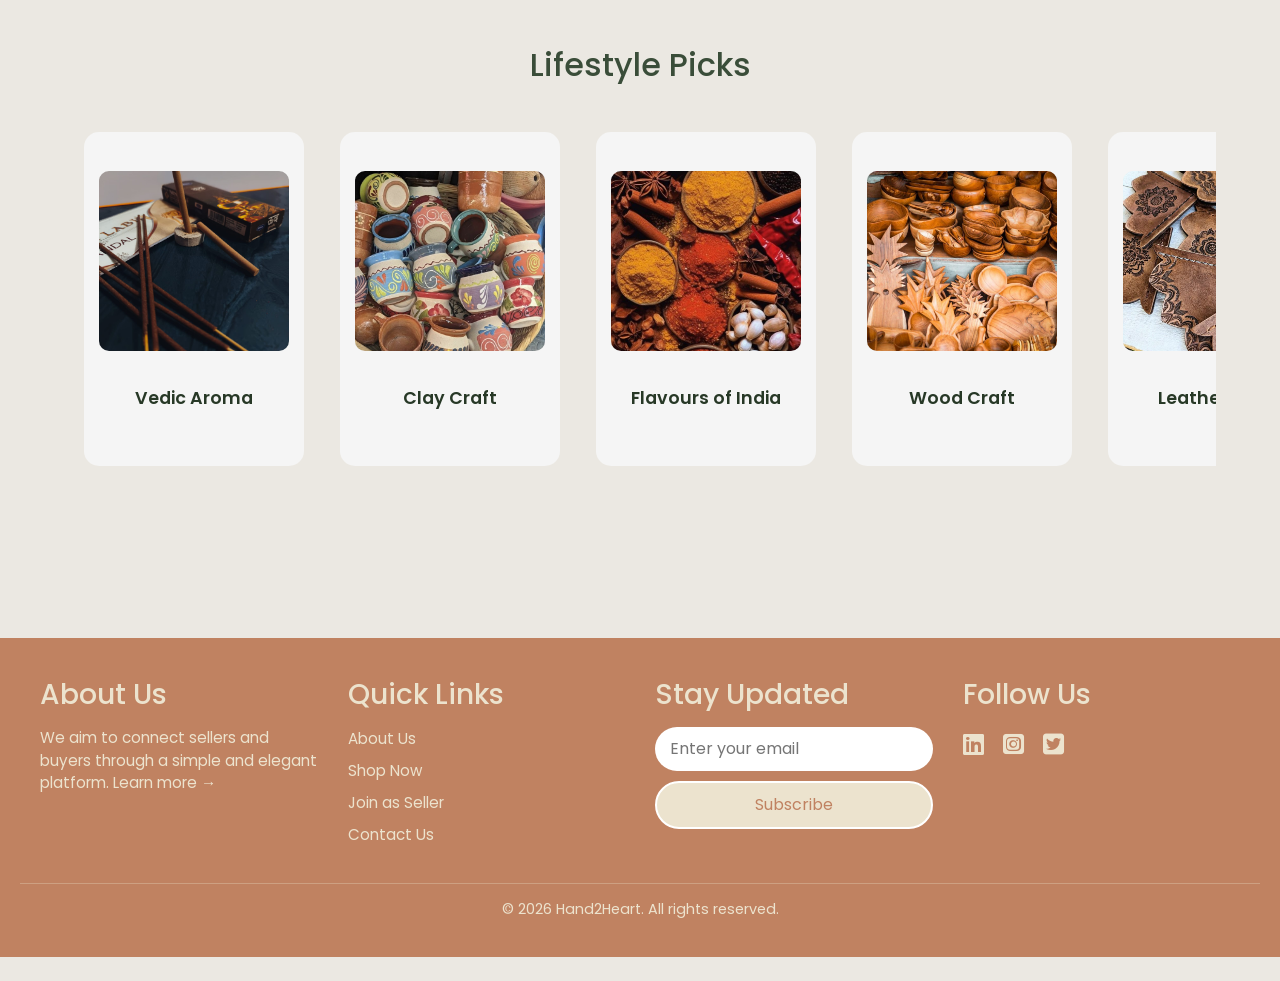
<file: frontend/shop-now.html>
<!DOCTYPE html>
<html lang="en">
<head>
    <meta charset="UTF-8">
    <meta name="viewport" content="width=device-width, initial-scale=1.0">
    <title>Hand2Heart - Shop Now</title>
    <link rel="stylesheet" href="https://cdn.jsdelivr.net/npm/bootstrap@5.3.7/dist/css/bootstrap.min.css">
    <link rel="stylesheet" href="shop.css">
    <link rel="stylesheet" href="https://cdnjs.cloudflare.com/ajax/libs/font-awesome/6.7.2/css/all.min.css" integrity="sha512-Evv84Mr4kqVGRNSgIGL/F/aIDqQb7xQ2vcrdIwxfjThSH8CSR7PBEakCr51Ck+w+/U6swU2Im1vVX0SVk9ABhg==" crossorigin="anonymous" referrerpolicy="no-referrer" />
    <link href="https://fonts.googleapis.com/css2?family=Poppins:wght@400;600&display=swap" rel="stylesheet">
</head>
<body class="shop-body">
    <div class="navbar">
        <div class="logo">
            <span class="white">HAND to</span><span class="green"> HEART <i class="fa-solid fa-hand-holding-heart icon"></i></span>
        </div>
        <div class="nav-items">
            <ul>
                <li><a href="index.html">Home</a></li>
                <li>|</li>
                <li><a href="#">Items</a></li>
                <li>|</li>
                <li><a href="about.html">About Us</a></li>
                <li>|</li>
                <li><a href="contact.html">Contact Us</a></li>
                <li>|</li>
                <li><a href="#">Featured</a></li>
            </ul>
        </div>
        <div class="nav-right">
            <div class="shop-search"><i class="fa-solid fa-magnifying-glass"></i></div>

            <div class="cart" onclick="window.location.href='cart.html'">
                <i class="fa-solid fa-cart-shopping"></i>
                <span id="cart-count">0</span>
            </div>

            <div id="guest-btn" class="login" onclick="openLogin()">
                <i class="fa-solid fa-user"></i>
            </div>

            <div id="user-menu-container" class="user-menu-wrap" style="display: none;">
                <div class="user-avatar" onclick="toggleUserMenu()">
                    <span id="user-initial">U</span>
                </div>
                
                <div id="user-dropdown" class="profile-dropdown">
                    <div class="dropdown-header">
                        <p id="menu-name">User Name</p>
                        <small id="menu-email">user@email.com</small>
                    </div>
                    <ul>
                        <li><a href="profile.html"><i class="fa-solid fa-id-badge"></i> My Profile</a></li>
                        <li><a href="orders.html"><i class="fa-solid fa-box-open"></i> Order History</a></li>
                        <li class="divider"></li>
                        <li><a href="#" onclick="logoutUser()"><i class="fa-solid fa-right-from-bracket"></i> Logout</a></li>
                    </ul>
                </div>
            </div>

            <div class="sell-btn">
                <button class="btn btn-green-outline" onclick="openSeller()">
                    Join as Seller <i class="fa-solid fa-handshake-simple"></i>
                </button>
            </div>
        </div>
    </div>    
    <div class="shop-content"> 
        <div class="body-items">
            <a href="saree.html">
                <img src="assets/shop-img-1.jpg">
                <h3>Saree Collection</h3>
            </a>
        </div>
        <div class="body-items">
            <a href="artifacts.html">
                <img src="assets/shop-img-2.jpg">
                <h3>Artifacts Collection</h3>
            </a>
        </div>
        <div class="body-items">
            <a href="lifestyle.html">
                <img src="assets/shop-img-3.jpg">
                <h3>Lifestyle Picks</h3>
            </a>
        </div>
    </div>

    <div class="shop-items">
        <h1 class="item-head">Saree</h1>
        <div class="shop-item">
            <a href="saree.html">
                <div class="item">
                    <img src="assets/paithani-img.jpg" alt="Paithani">
                    <p>Paithani</p>
                </div>
            </a>
            <a href="saree.html">
                <div class="item">
                    <img src="assets/banarsi-img.jpg" alt="Banarsi">
                    <p>Banarsi</p>
                </div>
            </a>
            <a href="saree.html">
                <div class="item">
                    <img src="assets/patola-img.jpg" alt="Kanjivaram">
                    <p>Patola</p>
                </div>
            </a>
            <a href="saree.html">
                <div class="item">
                    <img src="assets/kanjivaram-img.jpg" alt="Kanjivaram">
                    <p>Kanjivaram</p>
                </div>
            </a>
            <a href="saree.html">
                <div class="item">
                    <img src="assets/bandhani-img.jpg" alt="Bandhani">
                    <p>Bandhani</p>
                </div>
            </a>
        </div>

        <h1 class="item-head">Handicrafts</h1>
        <div class="shop-item">
            <a href="artifacts.html">
                <div class="item">
                    <img src="assets/textile-img.jpg" alt="Paithani">
                    <p>Textile</p>
                </div>
            </a>
            <a href="artifacts.html">
                <div class="item">
                    <img src="assets/glass-img.jpg" alt="Banarsi">
                    <p>Glass DIY</p>
                </div>
            </a>
            <a href="artifacts.html">
                <div class="item">
                    <img src="assets/shell-img.jpg" alt="Kanjivaram">
                    <p>Seaside Craft</p>
                </div>
            </a>
            <a href="artifacts.html">
                <div class="item">
                    <img src="assets/wooden-img.jpg" alt="Patola">
                    <p>Wood Craft</p>
                </div>
            </a>
            <a href="artifacts.html">
                <div class="item">
                    <img src="assets/leather-img.jpg" alt="Bandhani">
                    <p>Leather Craft</p>
                </div>
            </a>
        </div>

        <h1 class="item-head">Lifestyle Picks</h1>
        <div class="shop-item">
            <a href="lifestyle.html">
                <div class="item">
                    <img src="assets/dhoop-img.jpg" alt="Paithani">
                    <p>Vedic Aroma</p>
                </div>
            </a>
            <a href="lifstyle.html">
                <div class="item">
                    <img src="assets/pots-img.jpg" alt="Banarsi">
                    <p>Clay Craft</p>
                </div>
            </a>
            <a href="lifestyle.html">
                <div class="item">
                    <img src="assets/spices-img.jpg" alt="Kanjivaram">
                    <p>Flavours of India</p>
                </div>
            </a>
            <a href="lifestyle.html">
                <div class="item">
                    <img src="assets/wooden-img.jpg" alt="Patola">
                    <p>Wood Craft</p>
                </div>
            </a>
            <a href="lifestyle.html">
                <div class="item">
                    <img src="assets/leather-img.jpg" alt="Bandhani">
                    <p>Leather Craft</p>
                </div>
            </a>
        </div>
    </div>

    <div id="loginModal" class="login-modal">
        <div class="login-card">
            <h3>Login</h3>
            <input type="email" id="modalUsername" placeholder="Email" />
            <input type="password" id="modalPassword" placeholder="Password" />
            <div id="modalError" class="error"></div>
            <button onclick="validateModalLogin()">Login</button>
            <button class="sign-in-btn" onclick="window.location.href='register.html'; closeLogin()">Sign In</button>
            <button class="close-btn" onclick="closeLogin()">Close</button>
        </div>
    </div>

    <div id="sellerModal" class="modal">
        <div class="modal-card">
            <h2>Join as Seller</h2>
            <form id="sellerForm">
                <input type="text" id="sellerName" placeholder="Name" required>
                <input type="email" id="sellerEmail" placeholder="Email" required>
                <input type="tel" id="sellerPhone" placeholder="Phone" required>
                <input type="text" id="sellerBusiness" placeholder="Business Name" required>
                <textarea placeholder="Products (e.g., Saree, Art, etc.)" class="textarea"></textarea>
                <input type="password" id="sellerPassword" placeholder="Create Password" required>
                
                <button type="submit" id="sellerRegisterBtn">Register</button>
                
                <button type="button" class="btn-seller-shortcut" onclick="openSellerLogin()">
                    Already a Seller? Log In
                </button>

                <button type="button" class="close-btn" onclick="closeSeller()">Close</button>
            </form>
            <div id="sellerMsg"></div>
        </div>
    </div>

    <div id="checkoutModal" class="login-modal">
        <div class="login-card">
            <div id="checkoutForm"></div>
        </div>
    </div>

    <div id="cartModal" class="login-modal">
        <div class="modal-card">
            </div>
    </div>

    <footer class="site-footer">
        <div class="footer-container">
            <div class="footer-section">
            <h3>About Us</h3>
            <p>We aim to connect sellers and buyers through a simple and elegant platform. 
                <a href="about.html">Learn more →</a>
            </p>
            </div>

            <div class="footer-section">
            <h3>Quick Links</h3>
            <ul>
                <li><a href="about.html">About Us</a></li>
                <li><a href="shop-now.html">Shop Now</a></li>
                <li><a href="#" onclick="openSeller()">Join as Seller</a></li>
                <li><a href="#" onclick="openContact()">Contact Us</a></li>
            </ul>
            </div>

            <div class="footer-section">
            <h3>Stay Updated</h3>
            <form id="newsletterForm">
                <input type="email" placeholder="Enter your email" required>
                <button type="submit">Subscribe</button>
                <p id="newsletterMsg"></p>
            </form>
            </div>

            <div class="footer-section">
            <h3>Follow Us</h3>
            <div class="social-links">
                <a href="#"><i class="fa-brands fa-linkedin"></i></a>
                <a href="#"><i class="fa-brands fa-square-instagram"></i></a>
                <a href="#"><i class="fa-brands fa-square-twitter"></i></a>
            </div>
            </div>
        </div>

        <div class="footer-bottom">
            <p>© 2026 Hand2Heart. All rights reserved.</p>
        </div>
    </footer>

    <script src="script.js"></script>
</body>
</html>
</file>
<file: frontend/style.css>
* {
    font-family: 'Poppins', san-serif;
    margin: 0;
    padding: 0;
    box-sizing: border-box;
}

body {
    background-color:#ebe8e2;
}

/* navbar */
.navbar {
    display: flex;
    justify-content: space-between;
    align-items: center;
    height: 95px;
    width: 100%;
    background-color:#C08261;
    border-bottom: 2px solid rgba(0,0,0,0.1);
    padding: 0 30px;
    position: fixed;
    top: 0;
    left: 0;
    z-index: 1000;
    box-shadow: 0.1px 0.1px 50px rgba(0, 0, 0, 0.25);
}

.logo {
    font-weight: 600;
    font-size: 2rem;
}

.white {
    color:#ECE3CE ;
}

.green {
    color:#273826;
    font-weight: 700;
}

.nav-items {
    align-self: center;
}


.nav-items ul{
    display: flex;
    align-items: center;
    list-style: none;
    gap: 1.5rem;
    margin: 0;
}

.nav-items a {
    text-decoration: none;
    font-size: 1.35rem;
    color:#ECE3CE;
    font-weight: 500;
}

.nav-items a:hover {
    color:#3A4D39;
    text-decoration: underline;
}

/* === Cart Icon in Navbar === */
.nav-right {
  display: flex;
  align-items: center;
  gap: 1.2rem; /* space between cart and login */
}

/* Cart styles */
.cart {
  position: relative;
  font-size: 1.5rem;
  color: #ECE3CE;
  cursor: pointer;
  transition: 0.3s;
}

.cart:hover {
  color:#212121;
}

#cart-count {
  position: absolute;
  top: -8px;
  right: -10px;
  background: #525352;
  color: white;
  font-size: 12px;
  font-weight: bold;
  border-radius: 50%;
  padding: 2px 6px;
}

.login {
    height: 40px;
    width: 40px;
    border-radius: 50%;
    border: none;
    color: #2e2e2d;
    background-color:#C08261;
    font-size: 1.6rem;
    font-weight: 600;
    display: flex;               /* make it flexbox */
    align-items: center;         /* vertical center */
    justify-content: center;     /* horizontal center */
    cursor: pointer;             /* pointer effect */
}

.login:hover {
    background-color:#ECE3CE;
    color: #C08261;
}


/* Dropdown container */
.nav-items ul li.dropdown {
    position: relative;
}

/* Dropdown menu */
.dropdown-menu {
    display: none; /* hidden by default */
    position: absolute;
    top: 100%; 
    left: 0;
    background: #fff;
    border: 1px solid #ddd;
    border-radius: 6px;
    list-style: none;
    padding: 0;
    min-width: 200px;
    z-index: 1000;
    flex-direction: column; /* stack vertically */
}

/* Show dropdown when active */
.dropdown.open .dropdown-menu {
    display: flex; /* show only when toggled */
}

/* Dropdown items */
.dropdown-menu li {
    padding: 10px 16px;
}

.dropdown-menu li a {
    text-decoration: none;
    color: #333;
    display: block;
    font-size: 14px;
}

.dropdown-menu li a:hover {
    background: #f0f0f0;
    color: #008000; /* green highlight */
}



/* content-part */
/* Reduce space between Slider and Cards */
.main-content {
    padding-top: 70px; /* Adjust this number (e.g., 0px or 10px) to decrease space */
    margin-top: 0;     /* Ensures no extra margin is pushing it down */
}

/* Q2 FIX: Ensure horizontal alignment for the main category links */
.user-type {
    display: flex;
    align-items: center;
    justify-content: space-evenly;
    flex-wrap: wrap;
    gap: 20px;
}

.card {
    align-items: center;
    border-radius: 1rem;
    width: 100%;          /* ✅ responsive */
    max-width: 350px;     /* ✅ keeps your design */
    height: 100%;
    padding: 1rem;
    box-shadow: 0 2px 5px rgba(0, 0, 0, 0.50);
    background: linear-gradient(135deg, #fdfcfb, #f5f5f5);
    transition: transform 0.3s ease, box-shadow 0.3s ease;
    display: flex;
    flex-direction: column;
}

.card:hover {
    transform: translateY(-6px);
    box-shadow: 0 10px 20px rgba(0,0,0,0.15);
}

.card img {
    height: 250px;
    width: 100%;
    border-radius: 0.8rem;
    object-fit: cover;
}

/* Shop Now Button Styling */
.btn-green {
    background-color: #C08261;  /* Terracotta Background initially */
    color: #ECE3CE;             /* Cream Text initially */
    border: 2px solid #C08261;  /* Terracotta Border */
    border-radius: 25px;
    padding: 10px 20px;
    cursor: pointer;
    transition: all 0.3s ease;
}

.btn-green:hover {
    background-color: #ECE3CE;  /* Turns Cream on hover */
    color: #C08261;             /* Text turns Terracotta */
    border: 2px solid #C08261;  /* Border stays Terracotta */
}

/* Re-sell Button Styling */
.btn-green-outline {
    background-color: #C08261;  /* Terracotta Background initially */
    color: #ECE3CE;             /* Cream Text initially */
    border: 2px solid #C08261;  /* Terracotta Border */
    border-radius: 25px;
    padding: 10px 20px;
    transition: all 0.3s ease;
}

.btn-green-outline:hover {
    background-color: #ECE3CE;  /* Turns Cream on hover */
    color: #C08261;             /* Text turns Terracotta */
    border: 2px solid #C08261;  /* Border stays Terracotta */
}

.card-head {
    font-weight: 650;
    color: #C08261;
    margin-top: 20px;
}

.card-para {
    font-size: 0.9rem;
    padding: 10px;
    text-align: center;
}

.user-type-btn {
    margin-bottom: 30px;
}

.video-btn {
    text-align: center;
    margin-top: 3rem; /* Added some space above the button */
}

.video-btn .user-type-btn {
    padding: 14px 28px; /* Increased padding for a larger button */
    font-size: 1.1rem;  /* Slightly larger font */
    font-weight: 600;
}

.video-btn .user-type-btn:hover {
    background-color: #ECE3CE; /* beige */
    color: #C08261; /* theme color */
    border: 1px solid #C08261; /* Changed from green border */
    padding: 13px 27px; /* Adjust padding to account for the new border */
}

.about-section {
    text-align: center;
    margin-top: 2rem;
    padding: 20px;
}

.about-head {
    color: #C08261;
    text-align: center;
    margin-bottom: 20px;
}


.about-main {
    display: flex;
    justify-content: space-evenly;
    align-items: center;
    max-width: 900px; 
    margin: 0 auto;   
    background-color: #ECE3CE;
    border-radius: 1rem;
    padding: 1rem;
}

.about-img img {
    height: 130px;
    width: 130px;
}

/* Login Modal Styles */
.login-modal {
    position: fixed;
    top: 0;
    left: 0;
    width: 100%;
    height: 100%;
    /* Updated to match C08261 with transparency */
    background-color: rgba(192, 130, 97, 0.85); 
    display: none;
    justify-content: center;
    align-items: center;
    z-index: 2000;
}

.login-card {
    background-color: #ECE3CE;
    padding: 30px;
    border-radius: 20px;
    box-shadow: 0 5px 20px rgba(0, 0, 0, 0.3);
    width: 400px;
    text-align: center;
}

.login-card h3 {
    color: #C08261;
    margin-bottom: 20px;
}

.login-card input {
    width: 100%;
    padding: 12px 15px;
    margin-bottom: 15px;
    border: 1px solid #ccc;
    border-radius: 25px;
    outline: none;
    font-size: 1rem;
}

.login-card button {
    width: 100%;
    padding: 12px;
    border: none;
    border-radius: 25px;
    background-color: #C08261;
    color: #ECE3CE;
    font-size: 1rem;
    cursor: pointer;
    margin-bottom: 10px;
}

.login-card button:hover {
    background-color: #A06B50; /* Slightly darker */
}

.login-card .close-btn {
    background-color: transparent;
    color: #C08261;
    border: 1px solid #C08261; /* Updated from Green */
}

.login-card .close-btn:hover {
    background-color: #C08261;
    color: #ECE3CE;
    border: 1px solid #C08261;
}

.login-card .error {
    color: red;
    font-size: 0.9rem;
    margin-bottom: 10px;
}

/* =========================================================
   REGISTRATION PAGE STYLES (register.html)
   ========================================================= */

/* 1. Container: Centers the entire form on the screen */
.registration-container {
    display: flex;
    justify-content: center; /* Center horizontally */
    align-items: center; /* Center vertically */
    min-height: 100vh; /* Use full viewport height */
    padding: 120px 20px 20px;
    background-color: #ebe8e2; /* Matches body background */
}

/* 2. Form Card: Reuses the standard login modal card structure */
.login-card {
    /* These styles should already be defined in your main CSS but are included 
       for context or if you separated them: */
    background-color: #ECE3CE; /* Cream color */
    padding: 30px;
    border-radius: 20px;
    width: 100%;
    max-width: 400px;
    box-shadow: 0 5px 20px rgba(0, 0, 0, 0.3);
    text-align: center;
}

.login-card h3 {
    color: #C08261; /* Theme heading */
    margin-bottom: 25px;
}

/* 3. Input Styling (Inherited and fine-tuned) */
#registerForm input {
    width: 100%;
    padding: 12px 15px;
    margin-bottom: 15px;
    border: 1px solid #ccc;
    border-radius: 25px;
    outline: none;
    font-size: 1rem;
}

/* 4. Button Styling */
.login-card button.btn-green {
    width: 100%;
    margin-bottom: 10px;
    /* Inherits colors from your main .btn-green: */
    background-color: #C08261; 
    color: #ECE3CE;
    border: none;
    padding: 12px;
    border-radius: 25px;
}

.login-card button.btn-green:hover {
    background-color: #A06B50;
}

/* 5. Error Message Area */
#regError {
    text-align: left; 
    font-size: 0.9rem;
    padding: 5px 0;
    margin-bottom: 15px; /* Ensures space below the error message */
}

/* 6. "Login here" Link Styling */
.login-card p {
    margin-top: 15px;
    text-align: center;
    font-size: 0.95rem;
}

.login-card p a {
    color: #C08261; /* Link color */
    font-weight: 600;
    text-decoration: none;
}

.login-card p a:hover {
    text-decoration: underline;
    color: #A06B50; 
}

/* Contact Us Modal Styles */
.contact-modal {
    position: fixed;
    top: 0;
    left: 0;
    width: 100%;
    height: 100vh;
    display: none;
    background-color: rgba(112, 110, 109, 0.85); /* Updated to match theme with transparency */
    justify-content: center;
    align-items: center;
    z-index: 2000;
}

.contact-card {
    background-color: #C08261;
    padding: 30px;
    border-radius: 20px;
    width: 100%;
    max-width: 400px;
    box-shadow: 0 5px 20px rgba(0, 0, 0, 0.3);
    text-align: center;
}

.contact-card h2 {
    color: #ECE3CE;
    margin-bottom: 20px;
}

.contact-card input,
.contact-card textarea {
    width: 100%;
    padding: 12px 15px;
    margin-bottom: 15px;
    border: none;
    border-radius: 25px;
    font-size: 1rem;
    outline: none;
}

.contact-card input::placeholder,
.contact-card textarea::placeholder {
    color: #999;
}

.contact-card button {
    width: 100%;
    padding: 12px;
    background-color: #C08261;
    color: #ECE3CE;
    border: 2px solid #ECE3CE; /* Added border for visibility on same color bg */
    border-radius: 25px;
    font-size: 1rem;
    cursor: pointer;
    margin-bottom: 10px;
    transition: background-color 0.3s ease;
}

.contact-card button:hover {
    background-color: #ECE3CE;
    color: #C08261;
}

.contact-card .close-btn {
    background-color: transparent;
    color: #ECE3CE;
    border: 1px solid #ECE3CE;
}

.contact-card .close-btn:hover {
    background-color: #ECE3CE;
    color: #C08261;
}

.contact-message {
    color: #ECE3CE;
    font-size: 0.9rem;
    margin-top: 10px;
}

/* Common Modal Background */
.modal {
    position: fixed;
    top: 0;
    left: 0;
    width: 100%;
    height: 100%;
    background-color: rgba(192, 130, 97, 0.85); /* Updated transparency */
    display: none;
    justify-content: center;
    align-items: center;
    z-index: 2000;
}

/* Common Modal Card */
.modal-card {
    background-color: #ECE3CE;
    padding: 30px;
    border-radius: 20px;
    width: 100%;
    max-width: 450px;
    box-shadow: 0 5px 20px rgba(0, 0, 0, 0.3);
    text-align: center;
}

.modal-card h2 {
    color: #C08261;
    margin-bottom: 20px;
}

/* Form elements inside modal */
.modal-card input,
.modal-card textarea {
    width: 100%;
    padding: 12px 15px;
    margin-bottom: 15px;
    border: 1px solid #ccc;
    border-radius: 25px;
    font-size: 1rem;
    outline: none;
}

/* Make textareas start at top-left */
.modal-card textarea {
    height: 100px;
    text-align: left;
    vertical-align: top;
    padding-top: 12px;  /* ensures placeholder and text stay at the top */
    resize: vertical;   /* allow only vertical resizing */
}

.modal-card button {
    width: 100%;
    padding: 12px;
    border: none;
    border-radius: 25px;
    background-color: #C08261;
    color: #ECE3CE;
    font-size: 1rem;
    cursor: pointer;
    margin-bottom: 10px;
}

.modal-card button:hover {
    background-color: #A06B50;
}

.modal-card button.close-btn {
    background: #ccc;
    color: black;
}

.modal-card .close-btn:hover {
    background-color: #C08261;
    color: #ECE3CE;
    border: 1px solid #C08261;
}

.modal-message {
    color: #C08261; /* Updated success message color */
    font-size: 0.9rem;
    margin-top: 10px;
}

/* footer */
.site-footer {
  background-color: #C08261; /* dark theme background */
  color: #ECE3CE; /* light cream text */
  padding: 40px 20px 20px;
  margin-top: 50px;
}

.footer-container {
  display: grid;
  grid-template-columns: repeat(auto-fit, minmax(220px, 1fr));
  gap: 30px;
  max-width: 1200px;
  margin: auto;
}

.footer-section h3 {
  color: #ECE3CE;
  margin-bottom: 15px;
}

.footer-section p, 
.footer-section a {
  color: #ECE3CE;
  font-size: 0.95rem;
  line-height: 1.5;
  text-decoration: none;
}

.footer-section a:hover {
  color: #2C2C2C; /* Darker hover */
}

.footer-section ul {
  list-style: none;
  padding: 0;
}

.footer-section ul li {
  margin-bottom: 8px;
}

.footer-section ul li a {
  color: #ECE3CE;
}

.footer-section ul li a:hover {
  color: #2C2C2C;
}

/* Newsletter Form */
#newsletterForm {
  display: flex;
  flex-direction: column;
}

#newsletterForm input {
  padding: 10px 15px;
  border: none;
  border-radius: 25px;
  margin-bottom: 10px;
  font-size: 1rem;
  outline: none;
}

/* Newsletter Form Button Styles */
/* Newsletter Form Button Styles */
#newsletterForm button {
    background-color: #ECE3CE;  /* Cream background initially */
    color: #C08261;             /* Terracotta text */
    border: 2px solid #FFFFFF;  /* WHITE BORDER */
    border-radius: 25px;
    padding: 10px;
    cursor: pointer;
    font-size: 1rem;
    transition: all 0.3s ease;
  }
  
  #newsletterForm button:hover {
    background-color: #C08261;  /* Turns Terracotta on hover */
    color: #ECE3CE;             /* Text turns Cream */
    border: 2px solid #FFFFFF;  /* Border stays White */
  }

#newsletterMsg {
  margin-top: 8px;
  font-size: 0.85rem;
  font-weight: 500;
  color: #ECE3CE;
}

/* Social icons */
.social-links a {
  font-size: 1.5rem;
  margin-right: 15px;
  color: #ECE3CE;
  transition: color 0.3s ease;
}

.social-links a:hover {
  color: #2C2C2C;
}

/* Footer bottom */
.footer-bottom {
  border-top: 1px solid rgba(236, 227, 206, 0.3);
  margin-top: 20px;
  padding-top: 15px;
  text-align: center;
  font-size: 0.9rem;
}

/* =========================================================
   SELLER DASHBOARD STYLES (seller-dashboard.html)
   ========================================================= */

.dashboard-container {
    max-width: 600px;
    margin: 150px auto 50px auto; 
    padding: 40px;
    border-radius: 20px;
    background-color: #ECE3CE;
    box-shadow: 0 5px 20px rgba(0, 0, 0, 0.3);
    text-align: center;
}

.dashboard-container h1 {
    color: #C08261; /* Updated from Green */
    margin-bottom: 5px;
}

.dashboard-container p {
    color: #C08261; /* Updated from Green */
    margin-bottom: 25px;
}

.product-form label {
    display: block;
    text-align: left;
    margin-top: 15px;
    margin-bottom: 5px;
    font-weight: 600;
    color: #C08261; /* Updated from Green */
}

/* Styling for all form inputs and select element */
.product-form input[type="text"], 
.product-form input[type="number"], 
.product-form textarea, 
.product-form select {
    width: 100%;
    padding: 12px 15px;
    border: 1px solid #ccc;
    border-radius: 25px;
    box-sizing: border-box;
    font-size: 1rem;
    font-family: 'Poppins', sans-serif;
    outline: none;
}

.product-form textarea {
    resize: vertical;
    min-height: 100px;
    border-radius: 15px; 
}

/* Styling the "Add Item" button */
.product-form button {
    background-color: #C08261; /* Updated from Green */
    color: #ECE3CE;
    padding: 15px 20px;
    margin-top: 30px;
    border: none;
    border-radius: 25px;
    cursor: pointer;
    font-size: 1.1rem;
    width: 100%;
    transition: background-color 0.3s ease;
}

.product-form button:hover {
     background-color: #A06B50; 
}

/* Styling for the new "Already a Seller? Log In" button */
.btn-seller-shortcut {
    background-color: #b0b0b0 !important; 
    color: white !important;
    border: none !important;
    padding: 12px !important;
    margin-top: 10px !important;
    font-size: 1rem !important;
    width: 100%;
    cursor: pointer;
    border-radius: 25px;
    margin-bottom: 5px !important; 
}

.btn-seller-shortcut:hover {
    background-color: #888888 !important;
}

/* ================================
   RESELL PAGE FIX (IMPORTANT)
   ================================ */
#resellerModal.login-modal {
    position: fixed;
    top: 0;
    left: 0;
    width: 100%;
    height: 100%;
    background: rgba(0, 0, 0, 0.7);
    display: none; /* JS will change this to flex */
    justify-content: center;
    align-items: center;
    z-index: 2000;
}

.resell-container {
    margin-top: 120px;   /* MUST be > navbar height */
    display: flex;
    gap: 30px;
    padding: 20px 40px;
}

.resell-main {
    flex: 1;        /* fills remaining space */
    width: 100%;
}

/* Re-sell filters sidebar */
.filters {
    width: 260px;
    background-color: #f8f8f8;
    padding: 20px;
    border-radius: 12px;
    height: fit-content;
}

.filters h4 {
    color: #3A4D39;
    margin: 15px 0 8px;
}

.filters label {
    display: block;
    font-size: 0.95rem;
    margin-bottom: 6px;
}

#resellItems {
    flex: 1;
}

.home {
    text-decoration: none;
    color: #273826;
    font-size: 20px;
}

.home:hover {
    font-weight: 700;
    text-decoration: underline;
}

.resellerLogin {
    font-size: 16px;
}

/* --- Slider / Carousel Styling --- */

/* Controls the height and fit of the images */
.banner-img {
    height: 450px;           /* Standard Desktop Height */
    object-fit: cover;       /* Ensures the image fills the box without stretching */
    object-position: center; /* Keeps the focus in the middle */
    filter: brightness(0.85); /* Slightly darkens image so white text is readable */
}

/* Styling for the text over the images */
.carousel-caption h2 {
    font-weight: 600;
    text-transform: uppercase;
    letter-spacing: 1px;
    text-shadow: 2px 2px 5px rgba(0,0,0,0.7); /* Adds black shadow behind text */
}

.carousel-caption p {
    font-size: 1.1rem;
    text-shadow: 1px 1px 3px rgba(0,0,0,0.7);
}

#heroCarousel {
    margin-top: 80px; /* Change this number to increase/decrease space */
}

/* --- Mobile Responsiveness --- */
/* This makes the slider smaller on phones so it looks like an App */
@media (max-width: 768px) {
    .banner-img {
        height: 600px;           /* INC  REASED from 450px to 600px */
        object-fit: cover;       /* Keeps image perfect, doesn't stretch */
        object-position: center; 
        filter: brightness(0.85);
    }
    
    .carousel-caption h2 {
        font-size: 1rem;     /* Smaller text */
    }
    
    .carousel-caption p {
        font-size: 0.8rem;
        margin-bottom: 0;
    }
}
/* =========================================
   NAVBAR & RIGHT MENU FIX
   ========================================= */

/* 1. Fix Navbar Background and Positioning */
.navbar {
    display: flex;
    justify-content: space-between;
    align-items: center;
    height: 95px;
    width: 100%;
    background-color: #C08261 !important; /* Forces the Terracotta color */
    border-bottom: 2px solid rgba(0,0,0,0.1);
    padding: 0 30px;
    position: fixed;
    top: 0;
    left: 0;
    z-index: 1000;
}

/* 2. Push page content down so it doesn't hide behind the navbar */
body {
    padding-top: 100px; 
}

/* 3. Fix the User Menu (Hides the ugly bullet points) */
.user-menu-wrap {
    position: relative;
    margin-left: 15px;
}

.profile-dropdown {
    display: none; /* THIS HIDES THE BULLET POINTS BY DEFAULT */
    position: absolute;
    top: 55px;
    right: 0;
    width: 250px;
    background-color: #ffffff;
    border-radius: 12px;
    box-shadow: 0 5px 20px rgba(0,0,0,0.15);
    border: 1px solid #ddd;
    overflow: hidden;
    z-index: 2000;
}

/* 4. Shows the menu only when clicked */
.profile-dropdown.active {
    display: block; 
}

/* 5. Style the Menu Header */
.dropdown-header {
    background-color: #C08261;
    color: #ECE3CE;
    padding: 15px;
    text-align: center;
}
.dropdown-header p { margin: 0; font-weight: 600; font-size: 1rem; }
.dropdown-header small { font-size: 0.85rem; opacity: 0.9; display: block; margin-top: 2px; }

/* 6. Style the Menu Links */
.profile-dropdown ul {
    list-style: none !important; /* Removes bullets */
    padding: 0;
    margin: 0;
}
.profile-dropdown ul li a {
    display: flex;
    align-items: center;
    gap: 12px;
    padding: 12px 20px;
    color: #333 !important; /* Removes default blue link color */
    text-decoration: none !important; /* Removes underline */
    font-size: 0.95rem;
    transition: background 0.2s;
}
.profile-dropdown ul li a:hover {
    background-color: #f9f9f9;
    color: #C08261 !important;
}
.profile-dropdown ul li a i {
    color: #C08261;
    width: 20px;
    text-align: center;
}
/* === THE USER AVATAR / LOGIN ICON === */
.login {
    height: 40px;
    width: 40px;
    border-radius: 50%;
    border: none;
    color: #ECE3CE;
    background-color: transparent;
    font-size: 1.6rem;
    display: flex;
    align-items: center;
    justify-content: center;
    cursor: pointer;
}

.login:hover {
    color: #212121;
}

.user-avatar {
    width: 40px;
    height: 40px;
    background-color: #ECE3CE; /* Cream Background */
    color: #C08261;            /* Terracotta Text */
    border-radius: 50%;
    display: flex;
    align-items: center;
    justify-content: center;
    font-weight: bold;
    font-size: 1.2rem;
    cursor: pointer;
    border: 2px solid #ECE3CE;
    transition: all 0.3s ease;
}

.user-avatar:hover {
    background-color: #C08261;
    color: #ECE3CE;
    border-color: #ECE3CE;
}

/* Controls the height and fit of the slider images */
.banner-img {
    height: 600px;           /* INCREASED from 450px to 650px (or try 80vh for screen height) */
    object-fit: cover;       /* Keeps the image from stretching ugly */
    object-position: center; 
    filter: brightness(0.85);
}

/* --- Mobile Responsiveness --- */
@media (max-width: 768px) {
    .banner-img {
        height: 500px;       /* Adjust phone height here if needed */
        object-fit: cover;       
        object-position: center; 
        filter: brightness(0.85);
    }
    
    .carousel-caption h2 {
        font-size: 1.2rem;   
    }
    
    .carousel-caption p {
        font-size: 0.9rem;
        margin-bottom: 0;
    }
}

.contact-message {
    font-size: 0.95rem;
    text-align: center;
    min-height: 25px; /* Keeps the card from jumping when text appears */
    transition: all 0.3s ease;
}
</file>
<file: frontend/products.css>
/* frontend/products.css */
/* === Saree Page Custom Styles (saree.css) === */

/* --- GENERAL & UTILITY STYLES --- */
* {
  font-family: 'Poppins', sans-serif;
  margin: 0;
  padding: 0;
  box-sizing: border-box;
}

.shop-body {
  background-color: #ebe8e2; /* Light cream/beige background */
  padding-top: 120px; /* Space for fixed navbar */
}

/* Base button and color definitions for the page (using your palette) */
.btn-green {
  background-color: #555755;
  border: none;
  padding: 8px 16px;
  border-radius: 25px;
  color: #ECE3CE;
  font-weight: 500;
  transition: background-color 0.3s;
  cursor: pointer;
}

.btn-green:hover {
  background-color: #323232;
}

/* --- NAVBAR STYLES --- */

.navbar {
  display: flex;
  justify-content: space-between;
  align-items: center;
  height: 95px;
  width: 100%;
  background-color: #C08261;
  border-bottom: 2px solid rgba(0,0,0,0.1);
  padding: 0 30px;
  position: fixed;
  top: 0;
  left: 0;
  z-index: 1000;
  box-shadow: 0.1px 0.1px 50px rgba(0, 0, 0, 0.25);
}

.logo {
    font-weight: 600;
    font-size: 2rem;
}

.white {
    color:#ECE3CE ;
}

.green {
    color:#273826;
    font-weight: 700;
}

.nav-items ul {
  display: flex;
  align-items: center;
  list-style: none;
  gap: 2rem;
  margin: 0;
}

.nav-items a {
  text-decoration: none;
  color: #ECE3CE;
  font-size: 1.3rem;
  font-weight: 500;
}

.nav-items a:hover {
  color: #3a4d39;;
  text-decoration: underline;
}

.nav-right {
    display: flex;
    align-items: center;
    gap: 1.2rem;
}

/* FIX 4: Aligned Cart Icon */
.cart {
  position: relative;
  font-size: 1.8rem; 
  color: #ECE3CE;
  cursor: pointer;
  transition: 0.3s;
  display: flex;
  align-items: center;
}

.cart:hover {
  color: #0d0d0d;
}

/* FIX 4: Better positioned Cart Count */
#cart-count {
  position: absolute;
  top: -10px; 
  right: -10px; 
  background: #3b3c3b;
  color: white;
  font-size: 10px; 
  font-weight: bold;
  border-radius: 50%;
  padding: 3px 5px; 
  line-height: 1; 
  min-width: 18px; 
  text-align: center;
}

/* --- PAGE-SPECIFIC LAYOUT STYLES --- */

/* FIX 1: Search Bar alignment and spacing adjustments */
.shop-search {
  display: flex;
  justify-content: center;
  gap: 15px;
  padding: 30px 20px; 
  max-width: 900px;
  margin: 0 auto;
}

.shop-search input {
  width: 60%;
  padding: 10px 15px;
  border: 1px solid #444644;
  border-radius: 8px;
  outline: none;
  font-size: 1rem;
}

.shop-search button {
  background-color: #444644;
  color: #ECE3CE;
  border: none;
  padding: 10px 25px;
  border-radius: 8px;
  font-weight: 600;
  cursor: pointer;
  transition: background-color 0.3s;
}

.shop-search button:hover {
  background-color: #5d605d;
}

/* Q1/Q3 FIX: Sidebar Filters adjusted margins to fix misalignment */
aside {
  background-color: #f8f8f8 !important; 
  border: 1px solid #ddd;
  border-radius: 10px;
  padding: 20px;
  height: fit-content;
  /* FIX: Removed horizontal margins (0 15px 20px 15px) to keep the sidebar inside the column boundaries */
  margin: 0 0 20px 0; 
}

aside h5 {
  color: #3A4D39;
  border-bottom: 2px solid #4F6F52;
  padding-bottom: 10px;
  margin-bottom: 20px;
  font-weight: 600;
}

aside h6 {
  color: #4F6F52;
  margin-top: 15px;
  margin-bottom: 10px;
  font-weight: 600;
}

aside ul {
    list-style: none;
    padding-left: 0;
}

aside ul li {
  font-size: 0.95rem;
  margin-bottom: 5px;
}

/* FIX 1: Product Cards layout context/alignment adjustments for the grid */
main {
    padding: 0; /* Removing padding to give max space for the grid */
}

main .card {
  border: 1px solid #ddd;
  border-radius: 10px;
  box-shadow: 0 2px 8px rgba(0, 0, 0, 0.05);
  transition: transform 0.2s, box-shadow 0.2s;
  overflow: hidden;
  background-color: #fff;
  display: flex;
  flex-direction: column;
}

main .card:hover {
  transform: translateY(-5px);
  box-shadow: 0 8px 20px rgba(0, 0, 0, 0.1);
}

.card-img-top {
  height: 350px;
  object-fit: cover;
}

.card-title {
  color: #0b0b0b;
  font-weight: 600;
}

.card-body {
    flex-grow: 1; 
}

.card-footer {
    padding-top: 10px;
    background-color: white; 
    border-top: none;
}
/* --- MODAL STYLES (Essential Base for Login/Seller Modals) --- */

/* Common Modal Background Overlay */
.login-modal, .modal {
  position: fixed;
  top: 0;
  left: 0;
  width: 100%;
  height: 100%;
  background-color: rgba(58, 77, 57, 0.8); /* Semi-transparent dark green */
  display: none; /* Hidden by default */
  justify-content: center;
  align-items: center;
  z-index: 2000;
}

/* Common Modal Card */
.login-card, .modal-card {
  background-color: #ECE3CE; /* Cream color */
  padding: 30px;
  border-radius: 20px;
  width: 100%;
  max-width: 450px;
  box-shadow: 0 5px 20px rgba(0, 0, 0, 0.3);
  text-align: center;
}

.login-card h3, .modal-card h2 {
  color: #3A4D39; /* Dark green text */
  margin-bottom: 20px;
}

/* Form Inputs */
.login-card input,
.modal-card input,
.modal-card textarea {
  width: 100%;
  padding: 12px 15px;
  margin-bottom: 15px;
  border: 1px solid #ccc;
  border-radius: 25px;
  font-size: 1rem;
  outline: none;
}

/* Login/Sign In/Log Out Buttons */
.login-card button,
.modal-card button {
  width: 100%;
  padding: 12px;
  border: none;
  border-radius: 25px;
  font-size: 1rem;
  cursor: pointer;
  margin-bottom: 10px;
}

.login-card button:not(.close-btn),
.modal-card button:not(.close-btn) {
  background-color: #C08261; 
  color: #ECE3CE;
}

.login-card button.close-btn {
  background-color: #ccc;
  color: black;
}

.login-card button:hover:not(.close-btn),
.modal-card button:hover:not(.close-btn) {
  background-color: #4F6F52;
}

.login-card .error,
.modal-card .error {
  color: red;
  font-size: 0.9rem;
  margin-bottom: 10px;
}

/* footer */
.site-footer {
  background-color: #C08261; /* Terracotta background */
  color: #ECE3CE;            /* Cream text */
  padding: 40px 20px 20px;
  margin-top: 50px;
}

.footer-container {
  display: grid;
  grid-template-columns: repeat(auto-fit, minmax(220px, 1fr));
  gap: 30px;
  max-width: 1200px;
  margin: auto;
}

.footer-section h3 {
  color: #ECE3CE;
  margin-bottom: 15px;
}

.footer-section p, 
.footer-section a {
  color: #ECE3CE;
  font-size: 0.95rem;
  line-height: 1.5;
  text-decoration: none;
  transition: color 0.3s ease;
}

.footer-section a:hover {
  color: #ffffff; /* White hover for links */
}

.footer-section ul {
  list-style: none;
  padding: 0;
}

.footer-section ul li {
  margin-bottom: 8px;
}

.footer-section ul li a {
  color: #ECE3CE;
}

.footer-section ul li a:hover {
  color: #ffffff;
}

/* Newsletter Form */
#newsletterForm {
  display: flex;
  flex-direction: column;
}

#newsletterForm input {
  padding: 10px 15px;
  border: none;
  border-radius: 25px;
  margin-bottom: 10px;
  font-size: 1rem;
  outline: none;
}

/* Newsletter Button - Matches shop.css style */
#newsletterForm button {
  background-color: #ECE3CE;  /* Cream background */
  color: #C08261;             /* Terracotta text */
  border: 2px solid #FFFFFF;  /* White Border */
  border-radius: 25px;
  padding: 10px;
  cursor: pointer;
  font-size: 1rem;
  transition: all 0.3s ease;
}

#newsletterForm button:hover {
  background-color: #C08261;  /* Terracotta background */
  color: #ECE3CE;             /* Cream text */
  border: 2px solid #FFFFFF;
}

#newsletterMsg {
  margin-top: 8px;
  font-size: 0.85rem;
  font-weight: 500;
  color: #ECE3CE;
}

/* Social icons */
.social-links a {
  font-size: 1.5rem;
  margin-right: 15px;
  color: #ECE3CE;
  transition: color 0.3s ease;
}

.social-links a:hover {
  color: #ffffff;
}

/* Footer bottom */
.footer-bottom {
  border-top: 1px solid rgba(236, 227, 206, 0.3);
  margin-top: 20px;
  padding-top: 15px;
  text-align: center;
  font-size: 0.9rem;
}

  /* === USER MENU STYLES === */
.user-menu-wrap {
  position: relative;
  margin-left: 15px;
}

.user-avatar {
  width: 40px;
  height: 40px;
  background-color: #ECE3CE; /* Cream */
  color: #C08261;            /* Terracotta */
  border-radius: 50%;
  display: flex;
  align-items: center;
  justify-content: center;
  font-weight: bold;
  font-size: 1.2rem;
  cursor: pointer;
  border: 2px solid #ECE3CE;
  transition: all 0.3s ease;
}

.user-avatar:hover {
  background-color: #C08261;
  color: #ECE3CE;
  border-color: #ECE3CE;
}

.profile-dropdown {
  display: none;
  position: absolute;
  top: 55px;
  right: 0;
  width: 250px;
  background-color: #ffffff;
  border-radius: 12px;
  box-shadow: 0 5px 20px rgba(0,0,0,0.15);
  border: 1px solid #ddd;
  overflow: hidden;
  z-index: 2000;
}

.profile-dropdown.active {
  display: block;
}

.dropdown-header {
  background-color: #C08261;
  color: #ECE3CE;
  padding: 15px;
  text-align: center;
}

.dropdown-header p {
  margin: 0;
  font-weight: 600;
}

.dropdown-header small {
  font-size: 0.85rem;
  opacity: 0.9;
  display: block;
}

.profile-dropdown ul {
  list-style: none;
  padding: 0;
  margin: 0;
}

.profile-dropdown ul li a {
  display: flex;
  align-items: center;
  gap: 10px;
  padding: 12px 20px;
  color: #333;
  text-decoration: none;
  font-size: 0.95rem;
  transition: background 0.2s;
}

.profile-dropdown ul li a:hover {
  background-color: #f9f9f9;
  color: #C08261;
}

.profile-dropdown .divider {
  height: 1px;
  background-color: #eee;
  margin: 4px 0;
}
/* === Seller Button === */
.sell-btn button {
  height: 40px;
  width: 180px;
  border-radius: 50px;
  
  /* 1. White Border & Cream Background */
  border: 2px solid #ffffff; 
  background-color: #ece3ce;
  
  color: #C08261; /* Terracotta Text */
  font-weight: 600;
  cursor: pointer;
  transition: 0.3s;
}

.sell-btn button:hover {
  /* 2. Grey Background on Hover */
  background-color: #C08261; 
  color: #ffffff;            
  border-color: #ffffff;
}
</file>
<file: frontend/shop.css>
/* === GLOBAL STYLES === */
* {
  margin: 0;
  padding: 0;
  box-sizing: border-box;
  font-family: "Poppins", sans-serif;
}

body.shop-body {
  background-color: #ebe8e2;
  padding-top: 120px; /* to avoid overlap with fixed navbar */
  color: #273826;
}

/* === NAVBAR === */
.navbar {
  display: flex;
  justify-content: space-between;
  align-items: center;
  height: 95px;
  width: 100%;
  background-color: #C08261;
  border-bottom: 2px solid rgba(0, 0, 0, 0.1);
  padding: 0 30px;
  position: fixed;
  top: 0;
  left: 0;
  z-index: 1000;
  box-shadow: 0.1px 0.1px 50px rgba(0, 0, 0, 0.25);
}

.logo {
  font-weight: 600;
  font-size: 2rem;
}
.white {
  color: #ece3ce;
}
.green {
  color: #273826;
  font-weight: 700;
}

.nav-items ul {
  display: flex;
  align-items: center;
  list-style: none;
  gap: 1.5rem;
}

.nav-items a {
  text-decoration: none;
  font-size: 1.35rem;
  color: #ece3ce;
  font-weight: 500;
}
.nav-items a:hover {
  color: #3a4d39;
  text-decoration: underline;
}

.nav-right {
  display: flex;
  align-items: center;
  gap: 1.2rem;
}

/* === Cart === */
.cart {
  position: relative;
  font-size: 1.5rem;
  color: #ece3ce;
  cursor: pointer;
  transition: 0.3s;
}
.cart:hover {
  color: #080808;
}
#cart-count {
  position: absolute;
  top: -8px;
  right: -10px;
  background: #575b57;
  color: white;
  font-size: 12px;
  font-weight: bold;
  border-radius: 50%;
  padding: 2px 6px;
}

/* === Login button === */
.login {
  height: 40px;
  width: 40px;
  border-radius: 50%;
  border: none;
  color: #ece3ce;
  background-color: #C08261;
  font-size: 1.6rem;
  display: flex;
  align-items: center;
  justify-content: center;
  cursor: pointer;
}
.login:hover {
  background-color: #ece3ce;
  color: #3a4d39;
}

/* === Search === */
.shop-search {
  font-size: 1.2rem;
  color: #ece3ce;
  cursor: pointer;
}
.shop-search:hover {
  color: #273826;
}

/* === Seller Button === */
.sell-btn button {
  height: 40px;
  width: 180px;
  border-radius: 50px;
  border: none;
  background-color: #ece3ce;
  color: #A06B50;
  font-weight: 600;
  cursor: pointer;
  transition: 0.3s;
}
.sell-btn button:hover {
  background-color: #A06B50;
  color: #ece3ce;
  border: 2px solid #ece3ce;
}

/* === SHOP CONTENT (big category cards) === */
.shop-content {
  display: flex;
  justify-content: center;
  flex-wrap: wrap;
  gap: 2rem;
}

.body-items {
  flex: 1 1 250px;  /* each card takes min 250px, grows evenly */
  max-width: 280px; /* keeps consistent size */
  text-align: center;
}

.body-items img {
  height: 350px;
  width: 280px;
  border-radius: 20px;
  object-fit: cover;
  transition: transform 0.3s;
}
.body-items img:hover {
  transform: scale(1.05);
}
.body-items h3 {
  margin-top: 10px;
  font-size: 1.3rem;
  color: #273826;
}
.body-items a {
  text-decoration: none;
  color: inherit;
}
.body-items a:hover h3 {
  text-decoration: underline;
}

/* === SHOP ITEMS (subcategory grids) === */
.shop-items {
  margin: 40px auto;
  width: 90%;
}

.item-head {
  font-size: 2rem;
  margin: 5px 0 0;
  color: #3a4d39;
  text-align: center;
}

.shop-item {
  display: flex;
  gap: 1rem;
  flex-wrap: nowrap;
  justify-content: flex-start;
  overflow-x: auto;
  padding-bottom: 10px;
}

.item {
  background: #f5f5f5;
  padding: 15px;
  border-radius: 15px;
  text-align: center;
  transition: 0.3s, box-shadow 0.3s;;
  flex: 0 0 220px;
  width: 220px;
  border: none;
  position: relative; 
}

.shop-item a {
    text-decoration: none;
    border: none;
    outline: none;
}

.item img {
  width: 100%;
  height: 180px;
  border-radius: 10px;
  object-fit: cover;
}
.item p {
  margin-top: 10px;
  font-weight: 600;
  font-size: 1.1rem;
  color: #273826;
}
.item:hover {
  background: #ece3ce;
  transform: translateY(-8px);
  box-shadow: 0 10px 20px rgba(0, 0, 0, 0.2); /* Added a strong box-shadow */
}

/* === MODALS === */
/* Login Modal Styles */
.login-modal {
    position: fixed;
    top: 0;
    left: 0;
    width: 100%;
    height: 100%;
    background-color: rgba(58, 77, 57, 0.8); /* semi-transparent background */
    display: none;
    justify-content: center;
    align-items: center;
    z-index: 2000;
}

.login-card {
    background-color: #ECE3CE;
    padding: 30px;
    border-radius: 20px;
    box-shadow: 0 5px 20px rgba(0, 0, 0, 0.3);
    width: 400px;
    text-align: center;
}

.login-card h3 {
    color: #3A4D39;
    margin-bottom: 20px;
}

.login-card input {
    width: 100%;
    padding: 12px 15px;
    margin-bottom: 15px;
    border: 1px solid #ccc;
    border-radius: 25px;
    outline: none;
    font-size: 1rem;
}

.login-card button {
    width: 100%;
    padding: 12px;
    border: none;
    border-radius: 25px;
    background-color: #3A4D39;
    color: #ECE3CE;
    font-size: 1rem;
    cursor: pointer;
    margin-bottom: 10px;
}

.login-card button:hover {
    background-color: #C08261;
}

.login-card .close-btn {
    background-color: transparent;
    color: #3A4D39;
    border: 1px solid #C08261;
}

.login-card .close-btn:hover {
    background-color: #C08261;
    color: #ECE3CE;
    border: 1px solid #C08261;
}

.login-card .error {
    color: red;
    font-size: 0.9rem;
    margin-bottom: 10px;
}

/* footer */
/* footer */
.site-footer {
  background-color: #C08261; /* dark theme background */
  color: #ECE3CE; /* light cream text */
  padding: 40px 20px 20px;
  margin-top: 50px;
}

.footer-container {
  display: grid;
  grid-template-columns: repeat(auto-fit, minmax(220px, 1fr));
  gap: 30px;
  max-width: 1200px;
  margin: auto;
}

.footer-section h3 {
  color: #ECE3CE;
  margin-bottom: 15px;
}

.footer-section p, 
.footer-section a {
  color: #ECE3CE;
  font-size: 0.95rem;
  line-height: 1.5;
  text-decoration: none;
}

.footer-section a:hover {
  color: #2C2C2C; /* Darker hover */
}

.footer-section ul {
  list-style: none;
  padding: 0;
}

.footer-section ul li {
  margin-bottom: 8px;
}

.footer-section ul li a {
  color: #ECE3CE;
}

.footer-section ul li a:hover {
  color: #2C2C2C;
}

/* Newsletter Form */
#newsletterForm {
  display: flex;
  flex-direction: column;
}

#newsletterForm input {
  padding: 10px 15px;
  border: none;
  border-radius: 25px;
  margin-bottom: 10px;
  font-size: 1rem;
  outline: none;
}

/* Newsletter Form Button Styles */
/* Newsletter Form Button Styles */
#newsletterForm button {
    background-color: #ECE3CE;  /* Cream background initially */
    color: #C08261;             /* Terracotta text */
    border: 2px solid #FFFFFF;  /* WHITE BORDER */
    border-radius: 25px;
    padding: 10px;
    cursor: pointer;
    font-size: 1rem;
    transition: all 0.3s ease;
  }
  
  #newsletterForm button:hover {
    background-color: #C08261;  /* Turns Terracotta on hover */
    color: #ECE3CE;             /* Text turns Cream */
    border: 2px solid #FFFFFF;  /* Border stays White */
  }

#newsletterMsg {
  margin-top: 8px;
  font-size: 0.85rem;
  font-weight: 500;
  color: #ECE3CE;
}

/* Social icons */
.social-links a {
  font-size: 1.5rem;
  margin-right: 15px;
  color: #ECE3CE;
  transition: color 0.3s ease;
}

.social-links a:hover {
  color: #2C2C2C;
}

/* Footer bottom */
.footer-bottom {
  border-top: 1px solid rgba(236, 227, 206, 0.3);
  margin-top: 20px;
  padding-top: 15px;
  text-align: center;
  font-size: 0.9rem;
}


/* Seller Modal Styles (adapted from Login Modal) */

/* The main modal overlay */
#sellerModal {
    position: fixed;
    top: 0;
    left: 0;
    width: 100%;
    height: 100%;
    background-color: rgba(58, 77, 57, 0.8); /* semi-transparent background */
    display: none; /* Hidden by default, your JS will show it */
    justify-content: center;
    align-items: center;
    z-index: 2000;
}

/* The content card inside the modal */
.modal-card {
    background-color: #ECE3CE;
    padding: 30px;
    border-radius: 20px;
    box-shadow: 0 5px 20px rgba(0, 0, 0, 0.3);
    width: 400px;
    text-align: center;
}

/* Heading for the modal */
.modal-card h2 {
    color: #C08261;
    margin-bottom: 20px;
}

/* Input fields */
.modal-card input {
    width: 100%;
    padding: 12px 15px;
    margin-bottom: 15px;
    border: 1px solid #ccc;
    border-radius: 25px;
    outline: none;
    font-size: 1rem;
    box-sizing: border-box; /* Ensures padding doesn't increase total width */
}

/* Primary buttons (e.g., Register) */
.modal-card button {
    width: 100%;
    padding: 12px;
    border: none;
    border-radius: 25px;
    background-color: #C08261;
    color: #ECE3CE;
    font-size: 1rem;
    cursor: pointer;
    margin-bottom: 10px;
    transition: background-color 0.3s ease;
}

/* Hover effect for primary buttons */
.modal-card button:hover {
    background-color: #A06B50;
}

/* Style for the "Already a Seller? Log In" button */
.modal-card .btn-seller-shortcut {
    background-color: transparent;
    color: #3A4D39;
    /* Remove default button border for a cleaner link-style look, or add a subtle one */
    border: 1px solid #ECE3CE; /* Subtle border matching background */
    margin-bottom: 20px;
    text-decoration: underline; /* Suggests it's a link/shortcut */
}

.modal-card .btn-seller-shortcut:hover {
    background-color: #E2DCCF; /* Light hover background */
    color: #4F6F52;
    text-decoration: none;
}

/* Style for the close button */
.modal-card .close-btn {
    background-color: transparent;
    color: #3A4D39;
    border: 1px solid #3A4D39;
    margin-top: 5px;
}

/* Hover effect for the close button */
.modal-card .close-btn:hover {
    background-color: #A06B50;
    color: #ECE3CE;
    border: 1px solid #4F6F52;
}

/* Style for the message area (sellerMsg) */
#sellerMsg {
    color: #C08261; /* Use the main text color */
    font-size: 0.9rem;/* === GLOBAL STYLES === */
    * {
      margin: 0;
      padding: 0;
      box-sizing: border-box;
      font-family: "Poppins", sans-serif;
    }
    
    body.shop-body {
      background-color: #ebe8e2;
      padding-top: 120px; /* to avoid overlap with fixed navbar */
      color: #C08261; /* UPDATED: Dark green text -> Terracotta */
    }
    
    /* === NAVBAR === */
    .navbar {
      display: flex;
      justify-content: space-between;
      align-items: center;
      height: 95px;
      width: 100%;
      background-color: #C08261; /* UPDATED: Green bg -> Terracotta */
      border-bottom: 2px solid rgba(0, 0, 0, 0.1);
      padding: 0 30px;
      position: fixed;
      top: 0;
      left: 0;
      z-index: 1000;
      box-shadow: 0.1px 0.1px 50px rgba(0, 0, 0, 0.25);
    }
    
    .logo {
      font-weight: 600;
      font-size: 2rem;
    }
    .white {
      color: #ece3ce;
    }
    .green {
      color: #C08261; /* UPDATED: Green text -> Terracotta */
      font-weight: 700;
    }
    
    .nav-items ul {
      display: flex;
      align-items: center;
      list-style: none;
      gap: 1.5rem;
    }
    
    .nav-items a {
      text-decoration: none;
      font-size: 1.35rem;
      color: #ece3ce;
      font-weight: 500;
    }
    .nav-items a:hover {
      color: #3a4d39; /* This was a dark green hover. Keeping it for contrast, or change to #C08261? Let's keep it dark for now, or make it cream? Let's make it white for pop against terracotta */
      color: #ffffff; 
    }
    
    .nav-right {
      display: flex;
      align-items: center;
      gap: 1.2rem;
    }
    
    /* === Cart === */
    .cart {
      position: relative;
      font-size: 1.5rem;
      color: #ece3ce;
      cursor: pointer;
      transition: 0.3s;
    }
    .cart:hover {
      color: #ffffff; /* UPDATED: Green hover -> White for contrast */
    }
    #cart-count {
      position: absolute;
      top: -8px;
      right: -10px;
      background: #C08261; /* UPDATED: Green bg -> Terracotta */
      color: white;
      font-size: 12px;
      font-weight: bold;
      border-radius: 50%;
      padding: 2px 6px;
    }
    
    /* === Login button === */
    .login {
    height: 40px;
    width: 40px;
    border-radius: 50%;
    border: none;
    color: #2e2e2d;
    background-color:#C08261;
    font-size: 1.6rem;
    font-weight: 600;
    display: flex;               /* make it flexbox */
    align-items: center;         /* vertical center */
    justify-content: center;     /* horizontal center */
    cursor: pointer;             /* pointer effect */
}

.login:hover {
    background-color:#ECE3CE;
    color: #C08261;
}
    
    /* === Search === */
    .shop-search {
      font-size: 1.2rem;
      color: #C08261; /* UPDATED: Green text -> Terracotta */
      cursor: pointer;
    }
    .shop-search:hover {
      color: #A36B4E; /* Slightly darker terracotta on hover */
    }
    
    /* === Seller Button (If used elsewhere) === */
    .sell-btn button {
      height: 40px;
      width: 180px;
      border-radius: 50px;
      border: none;
      background-color: #ece3ce;
      color: #C08261; /* UPDATED: Green text -> Terracotta */
      font-weight: 600;
      cursor: pointer;
      transition: 0.3s;
      border: 2px solid #ece3ce;
    }
    .sell-btn button:hover {
      background-color: #C08261; /* UPDATED: Green bg -> Terracotta */
      color: #ece3ce;
      border: 2px solid #C08261; /* UPDATED: Border -> Terracotta */
    }
    
    /* === SHOP CONTENT (big category cards) === */
    .shop-content {
      display: flex;
      justify-content: center;
      flex-wrap: wrap;
      gap: 2rem;
    }
    
    .body-items {
      flex: 1 1 250px;
      max-width: 280px;
      text-align: center;
    }
    
    .body-items img {
      height: 350px;
      width: 280px;
      border-radius: 20px;
      object-fit: cover;
      transition: transform 0.3s;
    }
    .body-items img:hover {
      transform: scale(1.05);
    }
    .body-items h3 {
      margin-top: 10px;
      font-size: 1.3rem;
      color: #C08261; /* UPDATED: Green text -> Terracotta */
    }
    .body-items a {
      text-decoration: none;
      color: inherit;
    }
    .body-items a:hover h3 {
      text-decoration: underline;
    }
    
    /* === SHOP ITEMS (subcategory grids) === */
    .shop-items {
      margin: 40px auto;
      width: 90%;
    }
    
    .item-head {
      font-size: 2rem;
      margin: 5px 0 0;
      color: #C08261; /* UPDATED: Green text -> Terracotta */
      text-align: center;
    }
    
    .shop-item {
      display: flex;
      gap: 1rem;
      flex-wrap: nowrap;
      justify-content: flex-start;
      overflow-x: auto;
      padding-bottom: 10px;
    }
    
    .item {
      background: #f5f5f5;
      padding: 15px;
      border-radius: 15px;
      text-align: center;
      transition: 0.3s, box-shadow 0.3s;;
      flex: 0 0 220px;
      width: 220px;
      border: none;
      position: relative; 
    }
    
    .shop-item a {
        text-decoration: none;
        border: none;
        outline: none;
    }
    
    .item img {
      width: 100%;
      height: 180px;
      border-radius: 10px;
      object-fit: cover;
    }
    .item p {
      margin-top: 10px;
      font-weight: 600;
      font-size: 1.1rem;
      color: #C08261; /* UPDATED: Green text -> Terracotta */
    }
    .item:hover {
      background: #ece3ce;
      transform: translateY(-8px);
      box-shadow: 0 10px 20px rgba(0, 0, 0, 0.2);
    }
    
    /* === MODALS === */
    /* Login Modal Styles */
    .login-modal {
        position: fixed;
        top: 0;
        left: 0;
        width: 100%;
        height: 100%;
        /* UPDATED: Green RGBA -> Terracotta RGBA for overlay */
        background-color: rgba(192, 130, 97, 0.8); 
        display: none;
        justify-content: center;
        align-items: center;
        z-index: 2000;
    }
    
    .login-card {
        background-color: #ECE3CE;
        padding: 30px;
        border-radius: 20px;
        box-shadow: 0 5px 20px rgba(0, 0, 0, 0.3);
        width: 400px;
        text-align: center;
    }
    
    .login-card h3 {
        color: #C08261; /* UPDATED: Green text -> Terracotta */
        margin-bottom: 20px;
    }
    
    .login-card input {
        width: 100%;
        padding: 12px 15px;
        margin-bottom: 15px;
        border: 1px solid #ccc;
        border-radius: 25px;
        outline: none;
        font-size: 1rem;
    }
    
    .login-card button {
        width: 100%;
        padding: 12px;
        border: 2px solid #C08261; /* Added border for smooth transitions */
        border-radius: 25px;
        background-color: #C08261; /* UPDATED: Green bg -> Terracotta */
        color: #ECE3CE;
        font-size: 1rem;
        cursor: pointer;
        margin-bottom: 10px;
        transition: all 0.3s ease;
    }
    
    .login-card button:hover {
        background-color: #ECE3CE; /* Hover style: swap colors */
        color: #C08261;
        border-color: #C08261;
    }
    
    .login-card .close-btn {
        background-color: transparent;
        color: #C08261; /* UPDATED: Green text -> Terracotta */
        border: 1px solid #C08261; /* UPDATED: Green border -> Terracotta */
    }
    
    .login-card .close-btn:hover {
        background-color: #C08261; /* UPDATED: Green bg -> Terracotta */
        color: #ECE3CE;
        border: 1px solid #C08261;
    }
    
    .login-card .error {
        color: red;
        font-size: 0.9rem;
        margin-bottom: 10px;
    }
    
    /* footer */
    .site-footer {
      background-color: #C08261; /* UPDATED: Green bg -> Terracotta */
      color: #ECE3CE; 
      padding: 40px 20px 20px;
      margin-top: 50px;
    }
    
    .footer-container {
      display: grid;
      grid-template-columns: repeat(auto-fit, minmax(220px, 1fr));
      gap: 30px;
      max-width: 1200px;
      margin: auto;
    }
    
    .footer-section h3 {
      color: #ECE3CE;
      margin-bottom: 15px;
    }
    
    .footer-section p, 
    .footer-section a {
      color: #ECE3CE;
      font-size: 0.95rem;
      line-height: 1.5;
      text-decoration: none;
      transition: color 0.3s ease;
    }
    
    .footer-section a:hover {
      color: #ffffff; /* UPDATED: Green hover -> White for contrast against Terracotta bg */
    }
    
    .footer-section ul {
      list-style: none;
      padding: 0;
    }
    
    .footer-section ul li {
      margin-bottom: 8px;
    }
    
    .footer-section ul li a {
      color: #ECE3CE;
    }
    
    .footer-section ul li a:hover {
      color: #ffffff; /* UPDATED: Green hover -> White */
    }
    
    /* Newsletter Form */
    #newsletterForm {
      display: flex;
      flex-direction: column;
    }
    
    #newsletterForm input {
      padding: 10px 15px;
      border: none;
      border-radius: 25px;
      margin-bottom: 10px;
      font-size: 1rem;
      outline: none;
    }
    
    #newsletterForm button {
      background-color: #C08261; /* UPDATED: Green bg -> Terracotta */
      color: #ECE3CE;
      border: 2px solid #C08261; /* Added border for smooth transition */
      border-radius: 25px;
      padding: 10px;
      cursor: pointer;
      font-size: 1rem;
      transition: 0.3s ease;
    }
    
    #newsletterForm button:hover {
      background-color: #ECE3CE; /* Hover: swap colors */
      color: #C08261;
      border-color: #C08261;
    }
    
    #newsletterMsg {
      margin-top: 8px;
      font-size: 0.85rem;
      font-weight: 500;
      color: #ECE3CE;
    }
    
    /* Social icons */
    .social-links a {
      font-size: 1.5rem;
      margin-right: 15px;
      color: #ECE3CE;
      transition: color 0.3s ease;
    }
    
    .social-links a:hover {
      color: #ffffff; /* UPDATED: Green hover -> White */
    }
    
    /* Footer bottom */
    .footer-bottom {
      border-top: 1px solid rgba(236, 227, 206, 0.3);
      margin-top: 20px;
      padding-top: 15px;
      text-align: center;
      font-size: 0.9rem;
    }
    
    /* Seller Modal Styles (adapted from Login Modal) */
    
    /* The main modal overlay */
    #sellerModal {
        position: fixed;
        top: 0;
        left: 0;
        width: 100%;
        height: 100%;
        /* UPDATED: Green RGBA -> Terracotta RGBA overlay */
        background-color: rgba(192, 130, 97, 0.8); 
        display: none; 
        justify-content: center;
        align-items: center;
        z-index: 2000;
    }
    
    /* The content card inside the modal */
    .modal-card {
        background-color: #ECE3CE;
        padding: 30px;
        border-radius: 20px;
        box-shadow: 0 5px 20px rgba(0, 0, 0, 0.3);
        width: 400px;
        text-align: center;
    }
    
    /* Heading for the modal */
    .modal-card h2 {
        color: #C08261; /* UPDATED: Green text -> Terracotta */
        margin-bottom: 20px;
    }
    
    /* Input fields */
    .modal-card input {
        width: 100%;
        padding: 12px 15px;
        margin-bottom: 15px;
        border: 1px solid #ccc;
        border-radius: 25px;
        outline: none;
        font-size: 1rem;
        box-sizing: border-box; 
    }
    
    /* Primary buttons (e.g., Register) */
    .modal-card button {
        width: 100%;
        padding: 12px;
        border: 2px solid #C08261;
        border-radius: 25px;
        background-color: #C08261; /* UPDATED: Green bg -> Terracotta */
        color: #ECE3CE;
        font-size: 1rem;
        cursor: pointer;
        margin-bottom: 10px;
        transition: background-color 0.3s ease;
    }
    
    /* Hover effect for primary buttons */
    .modal-card button:hover {
        background-color: #ECE3CE; /* Hover: swap colors */
        color: #C08261;
    }
    
    /* Style for the "Already a Seller? Log In" button */
    .modal-card .btn-seller-shortcut {
        background-color: transparent;
        color: #C08261; /* UPDATED: Green text -> Terracotta */
        border: 1px solid #ECE3CE; 
        margin-bottom: 20px;
        text-decoration: underline; 
    }
    
    .modal-card .btn-seller-shortcut:hover {
        background-color: #E2DCCF; 
        color: #A36B4E; /* Slightly darker terracotta on hover */
        text-decoration: none;
    }
    
    /* Style for the close button */
    .modal-card .close-btn {
        background-color: transparent;
        color: #C08261; /* UPDATED: Green text -> Terracotta */
        border: 1px solid #C08261; /* UPDATED: Green border -> Terracotta */
        margin-top: 5px;
    }
    
    /* Hover effect for the close button */
    .modal-card .close-btn:hover {
        background-color: #C08261; /* UPDATED: Green bg -> Terracotta */
        color: #ECE3CE;
        border: 1px solid #C08261;
    }
    
    /* Style for the message area (sellerMsg) */
    #sellerMsg {
        color: #C08261; /* UPDATED: Green text -> Terracotta */
        font-size: 0.9rem;
        margin-top: 10px;
    }
    margin-top: 10px;
}

/* --- USER PROFILE MENU STYLES --- */

/* Wrapper for positioning */
.user-menu-wrap {
  position: relative;
  margin-left: 15px;
}

/* The Circle Avatar */
.user-avatar {
  width: 40px;
  height: 40px;
  background-color: #ECE3CE; /* Cream Background */
  color: #C08261;            /* Terracotta Text */
  border-radius: 50%;
  display: flex;
  align-items: center;
  justify-content: center;
  font-weight: bold;
  font-size: 1.2rem;
  cursor: pointer;
  border: 2px solid #ECE3CE; 
  transition: all 0.3s ease;
}

.user-avatar:hover {
  background-color: #C08261;
  color: #ECE3CE;
  border-color: #ECE3CE;
}

/* The Dropdown Box */
.profile-dropdown {
  display: none; /* Hidden by default */
  position: absolute;
  top: 55px;     /* Push it down below navbar */
  right: 0;      /* Align to right edge */
  width: 250px;
  background-color: #ffffff;
  border-radius: 12px;
  box-shadow: 0 5px 20px rgba(0,0,0,0.15);
  border: 1px solid #ddd;
  overflow: hidden;
  z-index: 2000;
}

/* Visible class toggled by JS */
.profile-dropdown.active {
  display: block;
}

/* Header with Name/Email */
.dropdown-header {
  background-color: #C08261;
  color: #ECE3CE;
  padding: 15px;
  text-align: center;
}

.dropdown-header p {
  margin: 0;
  font-weight: 600;
  font-size: 1rem;
}

.dropdown-header small {
  font-size: 0.85rem;
  opacity: 0.9;
  display: block;
  margin-top: 2px;
}

/* Menu List Items */
.profile-dropdown ul {
  list-style: none;
  padding: 0;
  margin: 0;
}

.profile-dropdown ul li a {
  display: flex;
  align-items: center;
  gap: 12px;
  padding: 12px 20px;
  color: #333;
  text-decoration: none;
  font-size: 0.95rem;
  transition: background 0.2s;
}

.profile-dropdown ul li a:hover {
  background-color: #f9f9f9;
  color: #C08261;
}

.profile-dropdown ul li a i {
  color: #C08261; /* Icon color */
  width: 20px;
  text-align: center;
}

/* Divider Line */
.profile-dropdown .divider {
  height: 1px;
  background-color: #eee;
  margin: 4px 0;
}
</file>
